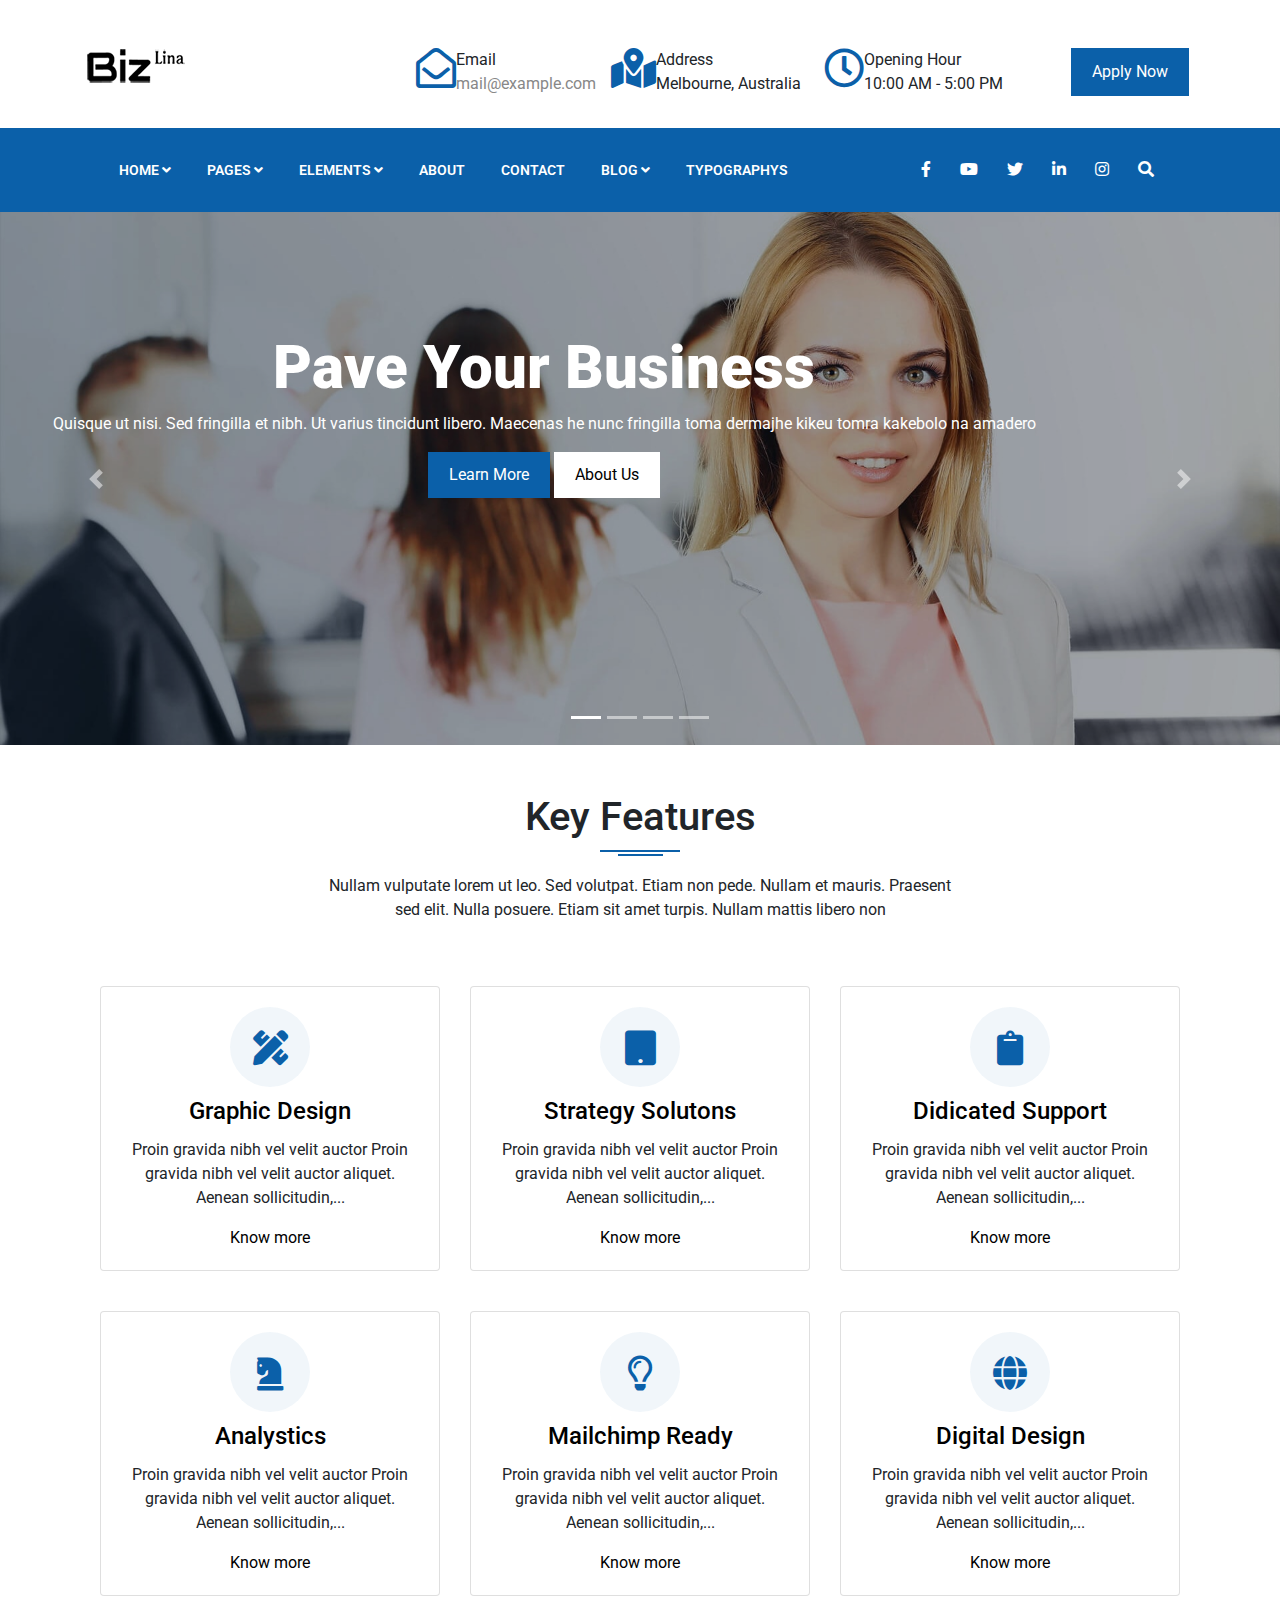
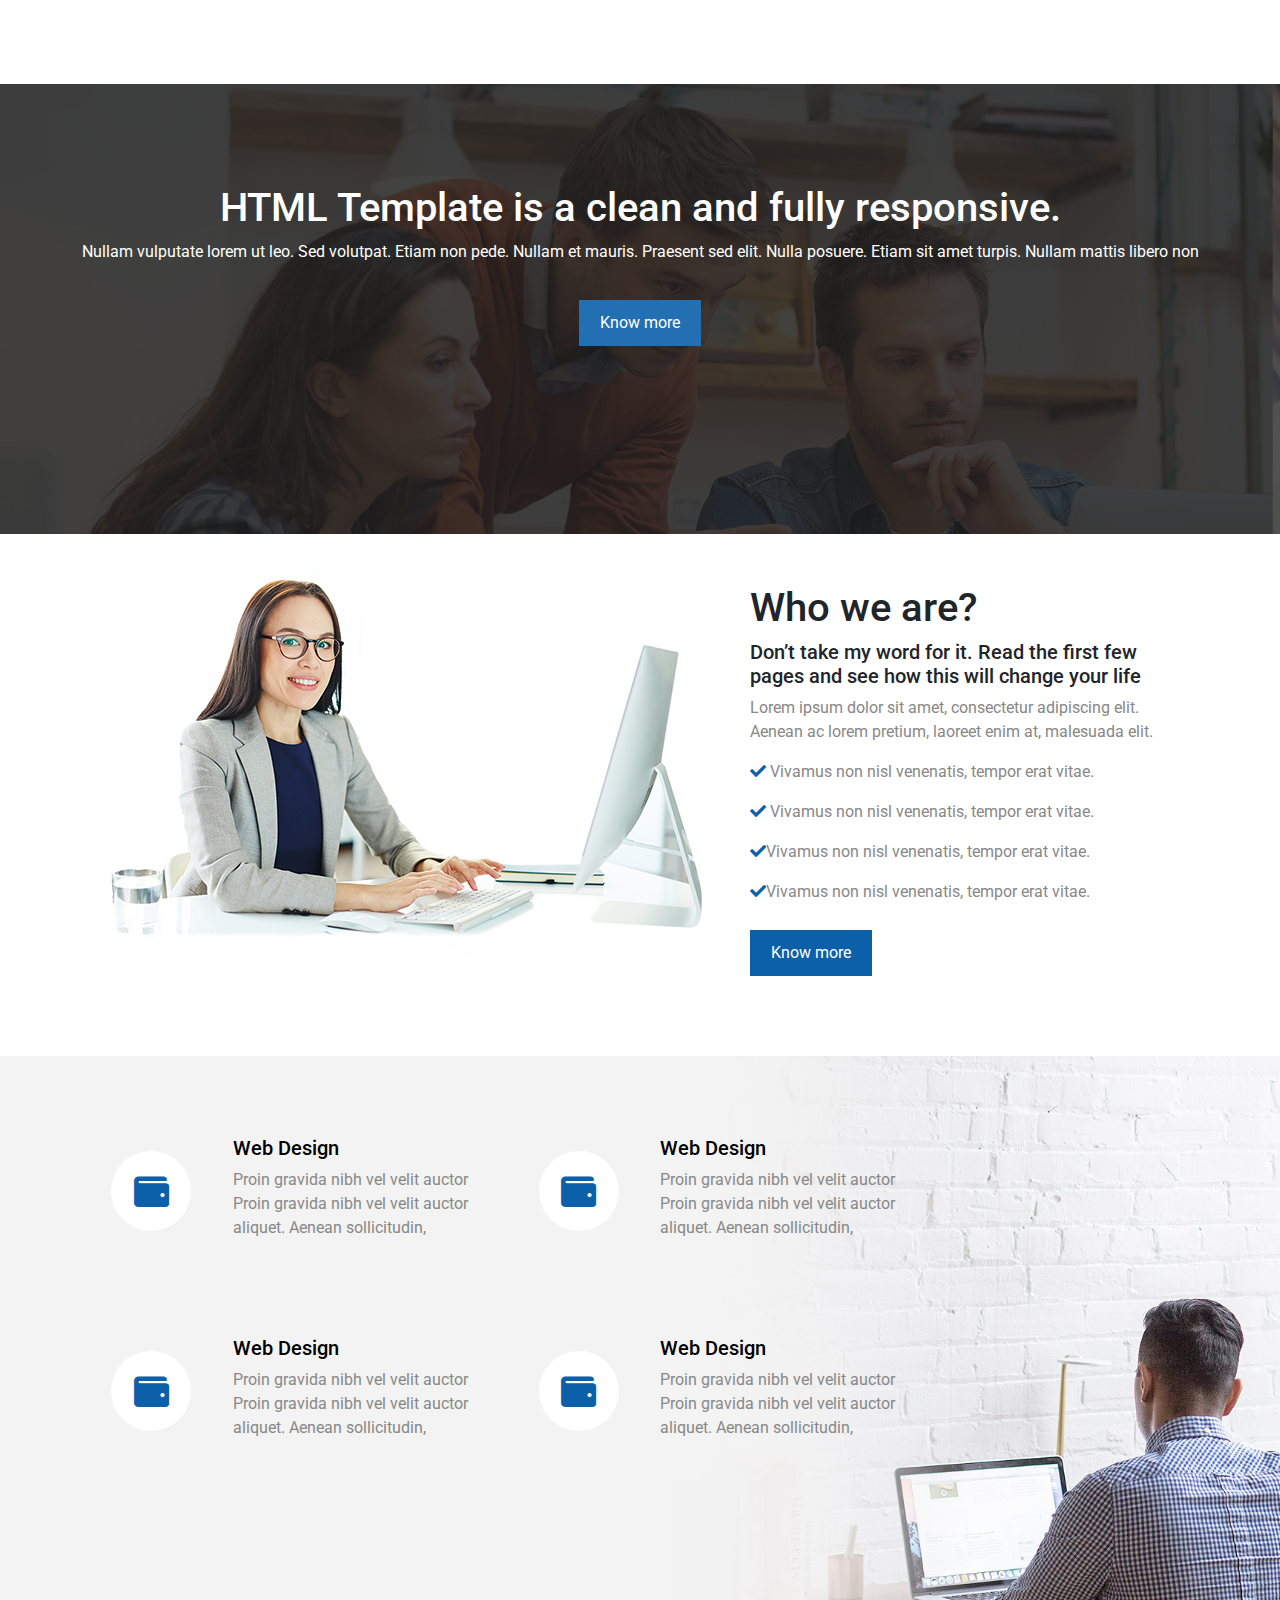
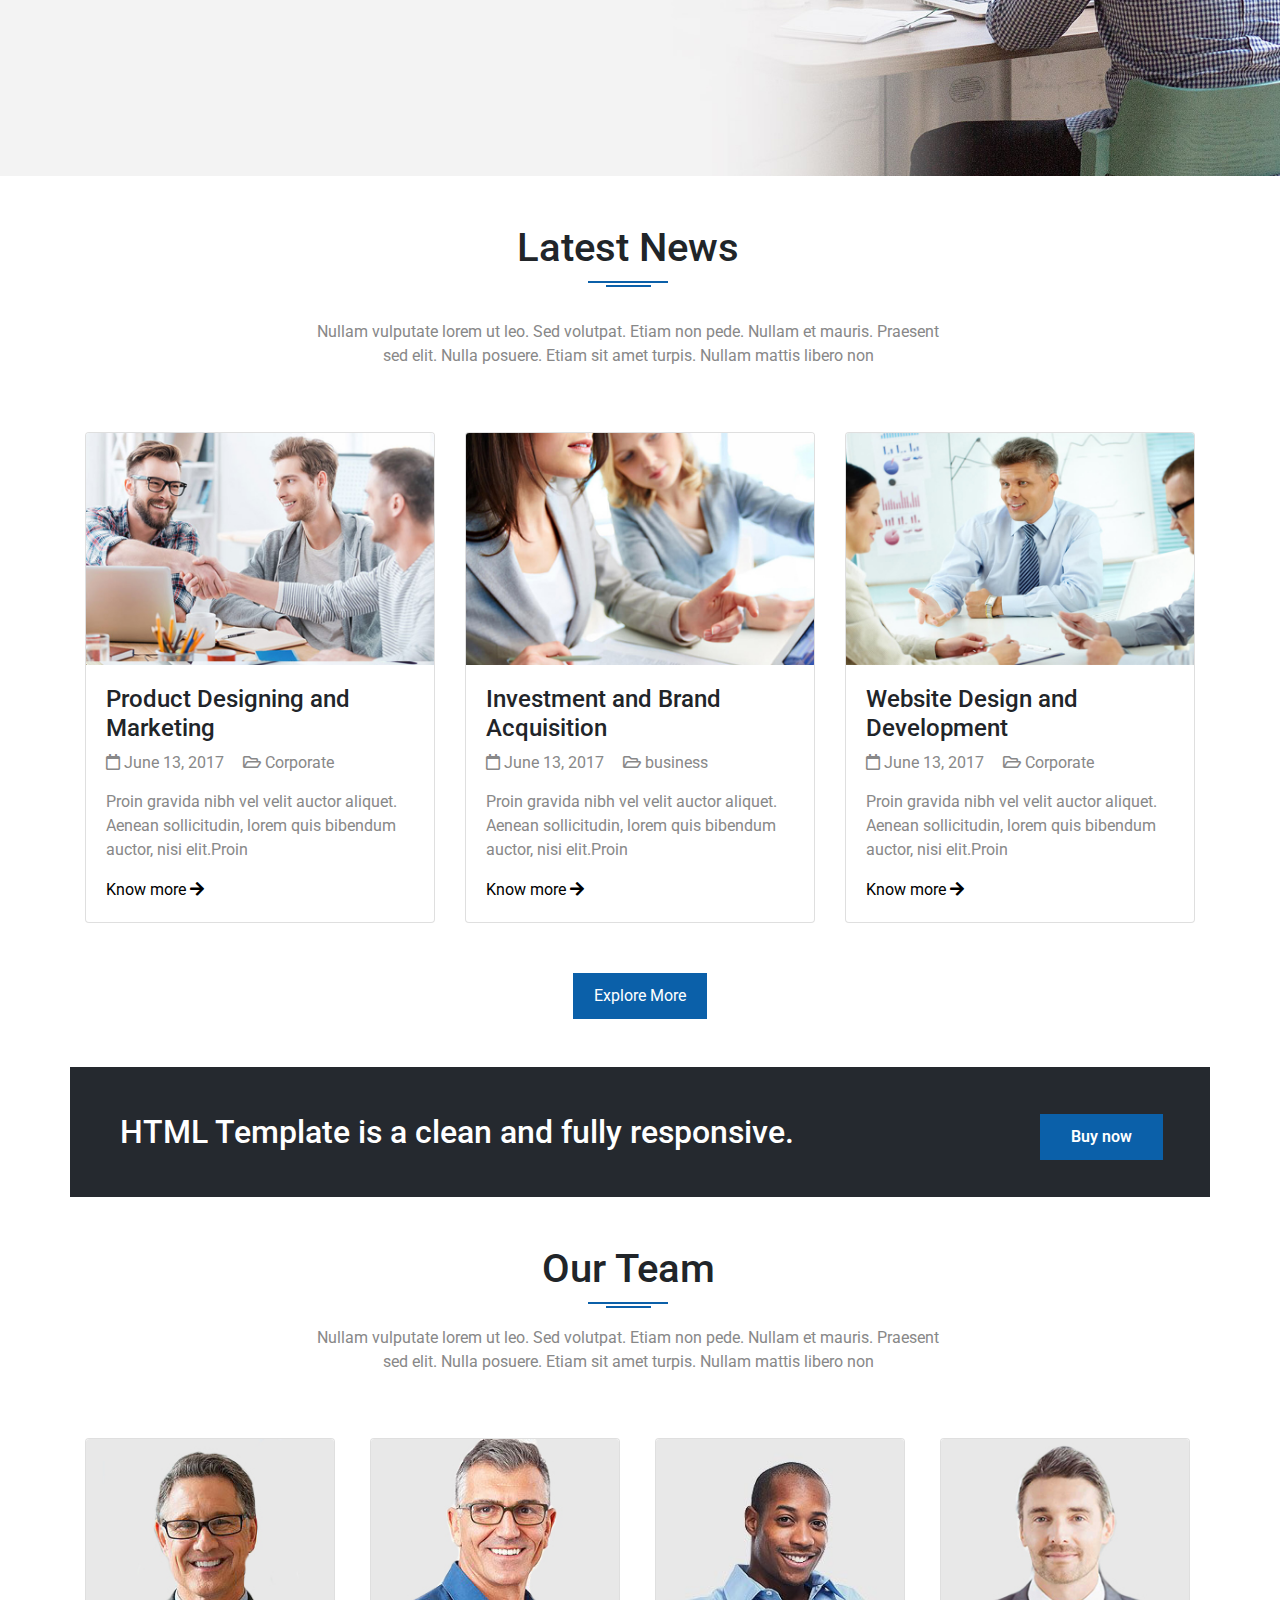
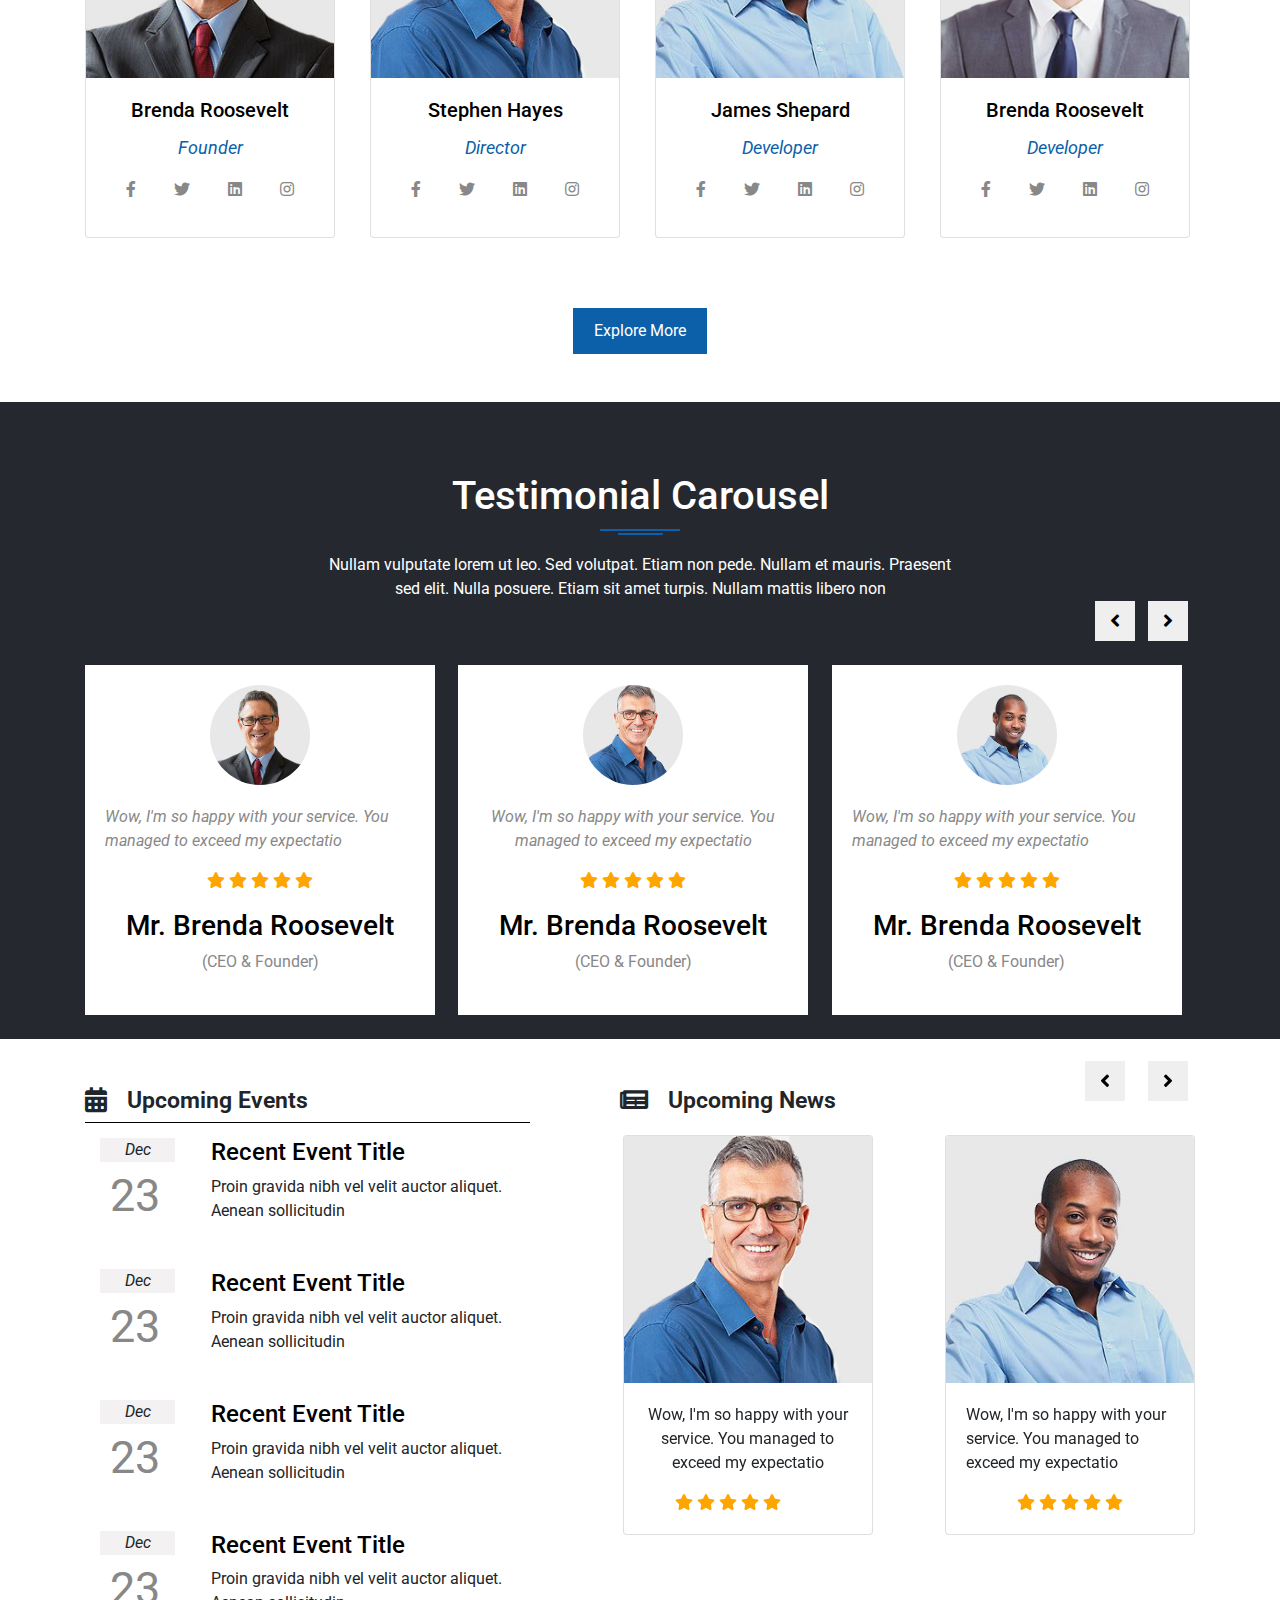
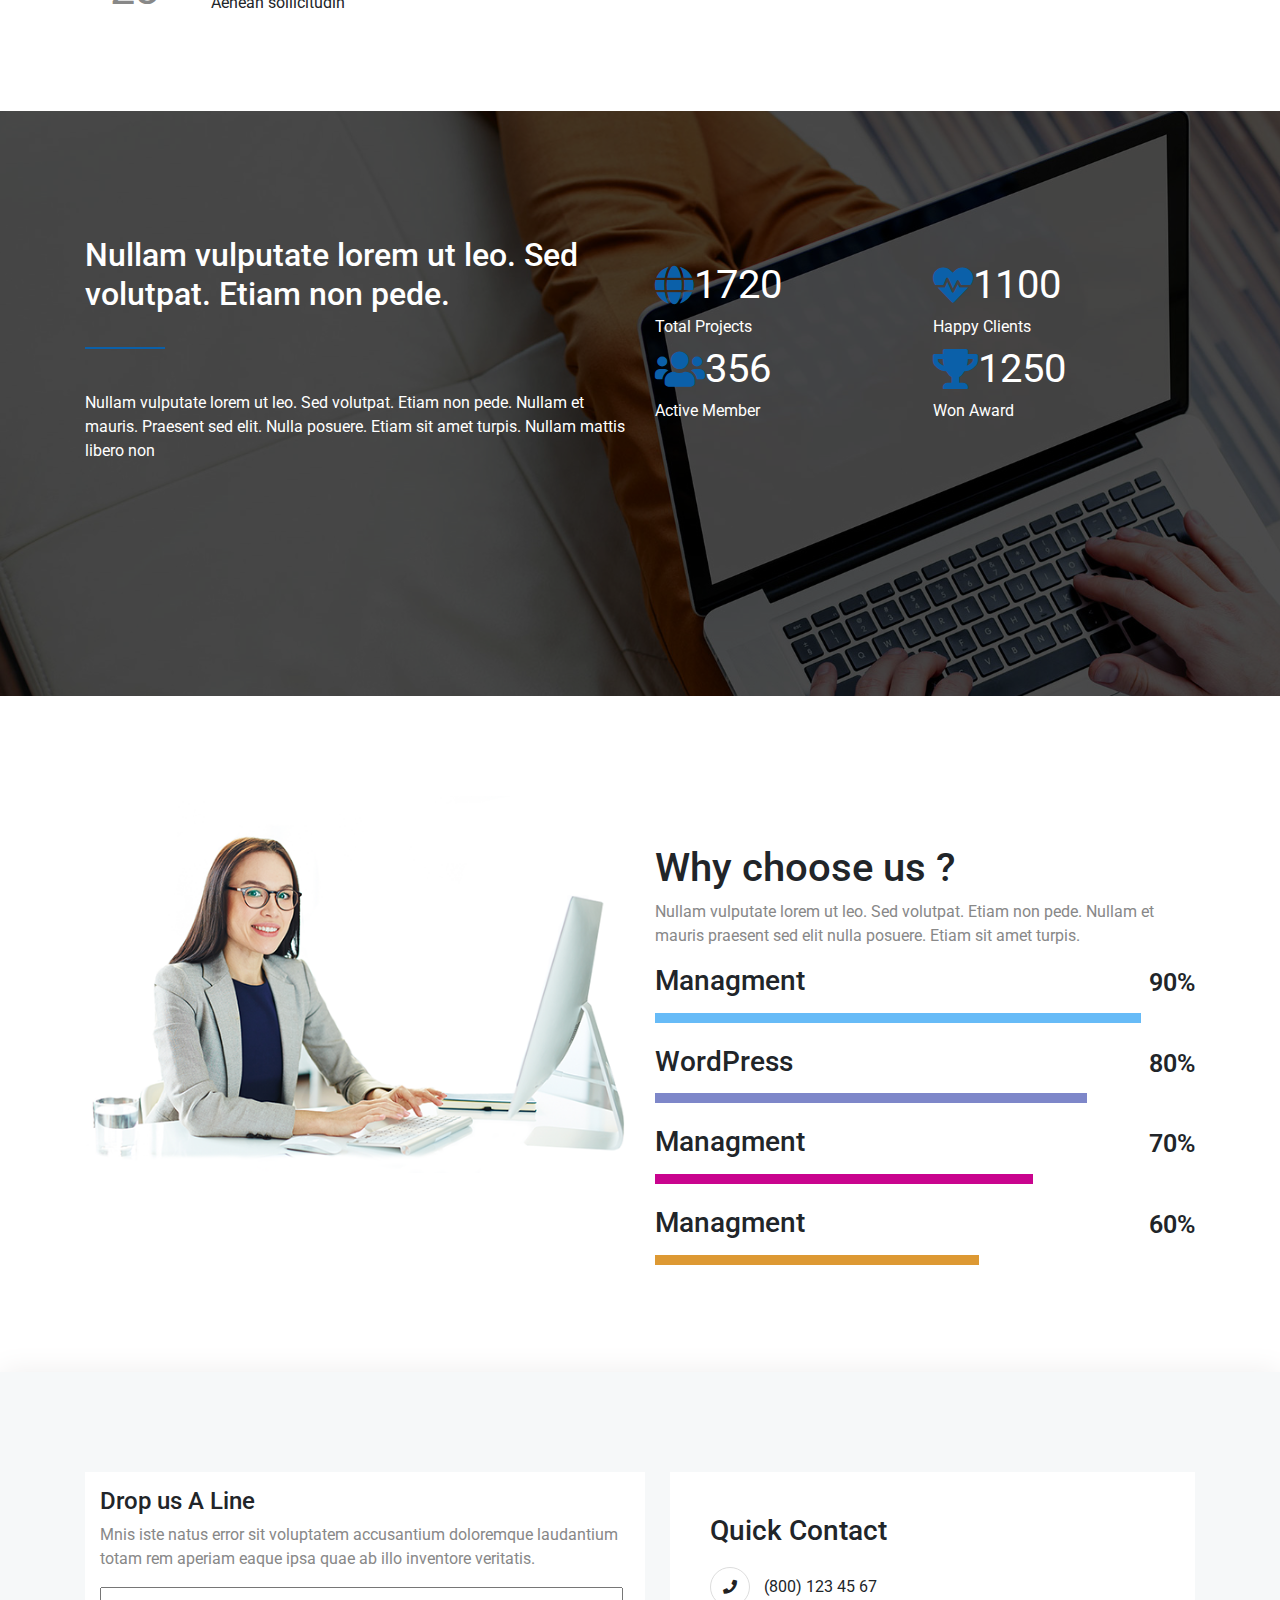
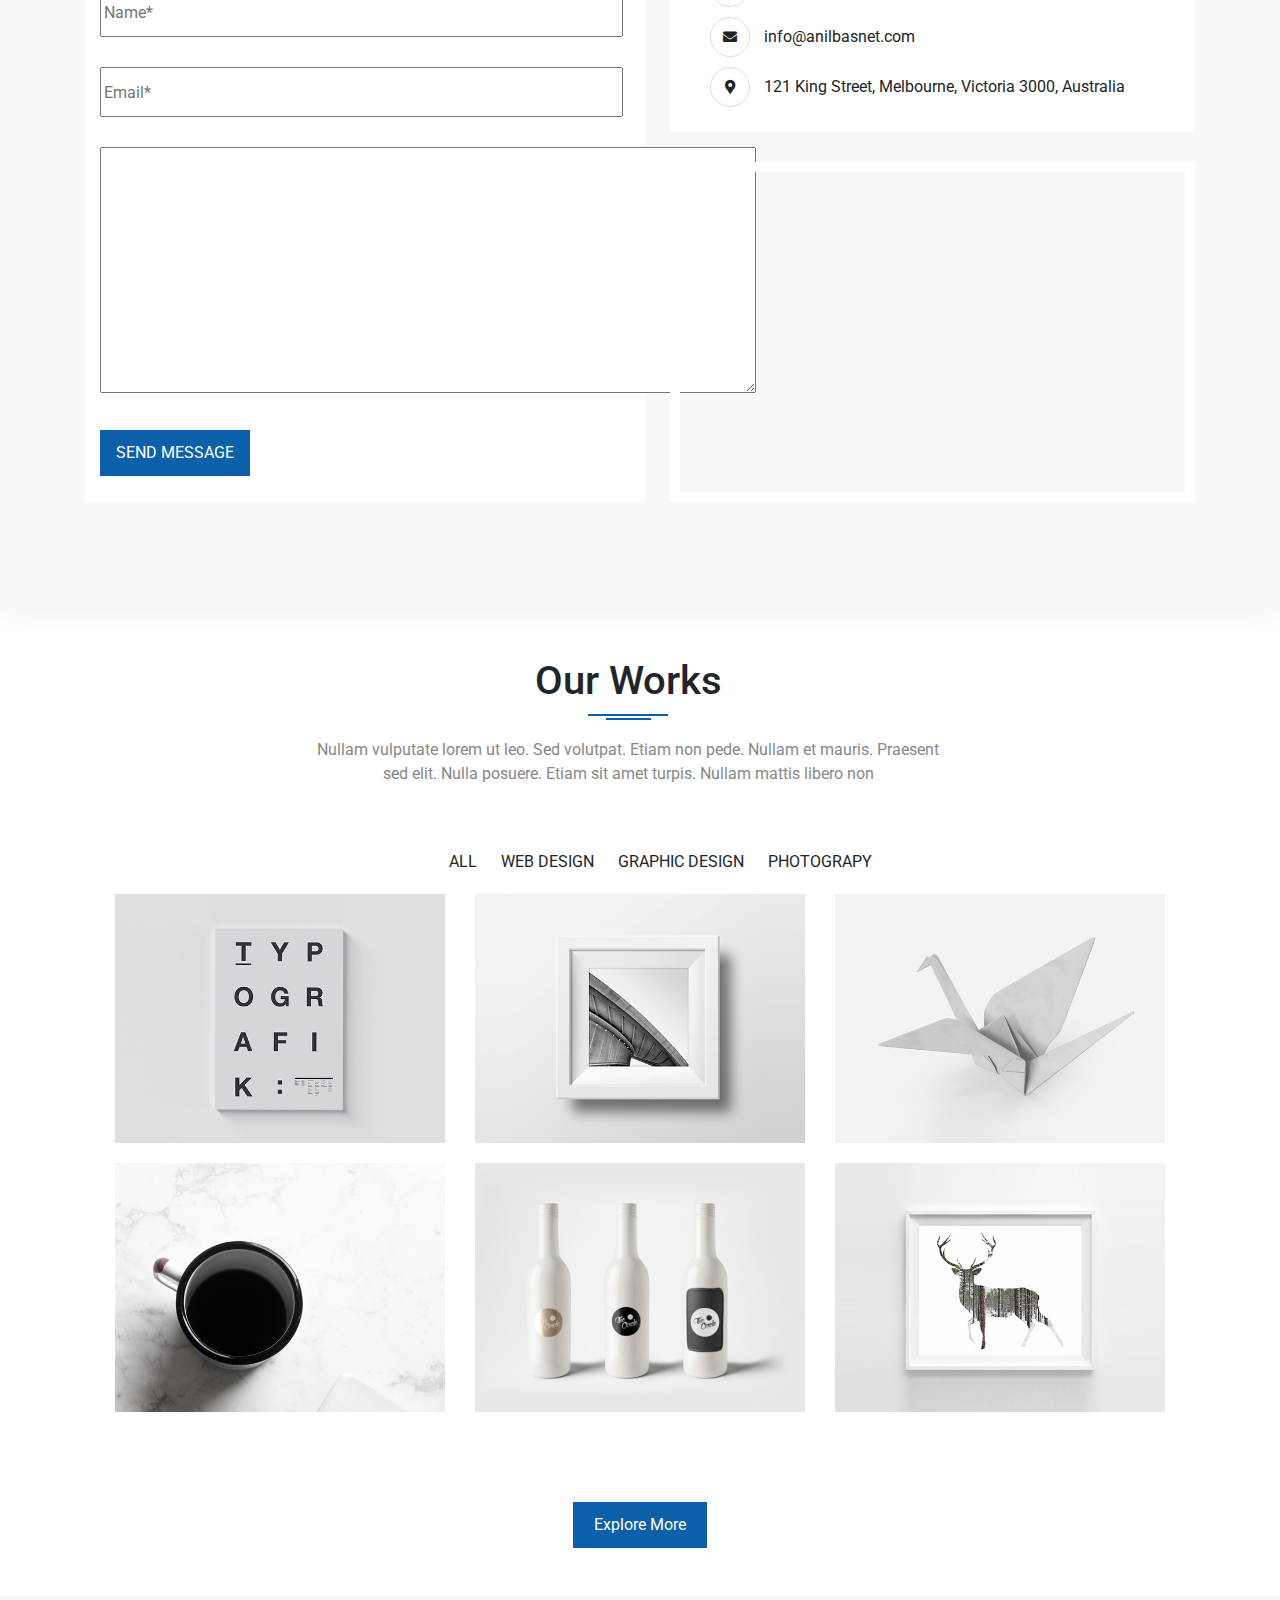
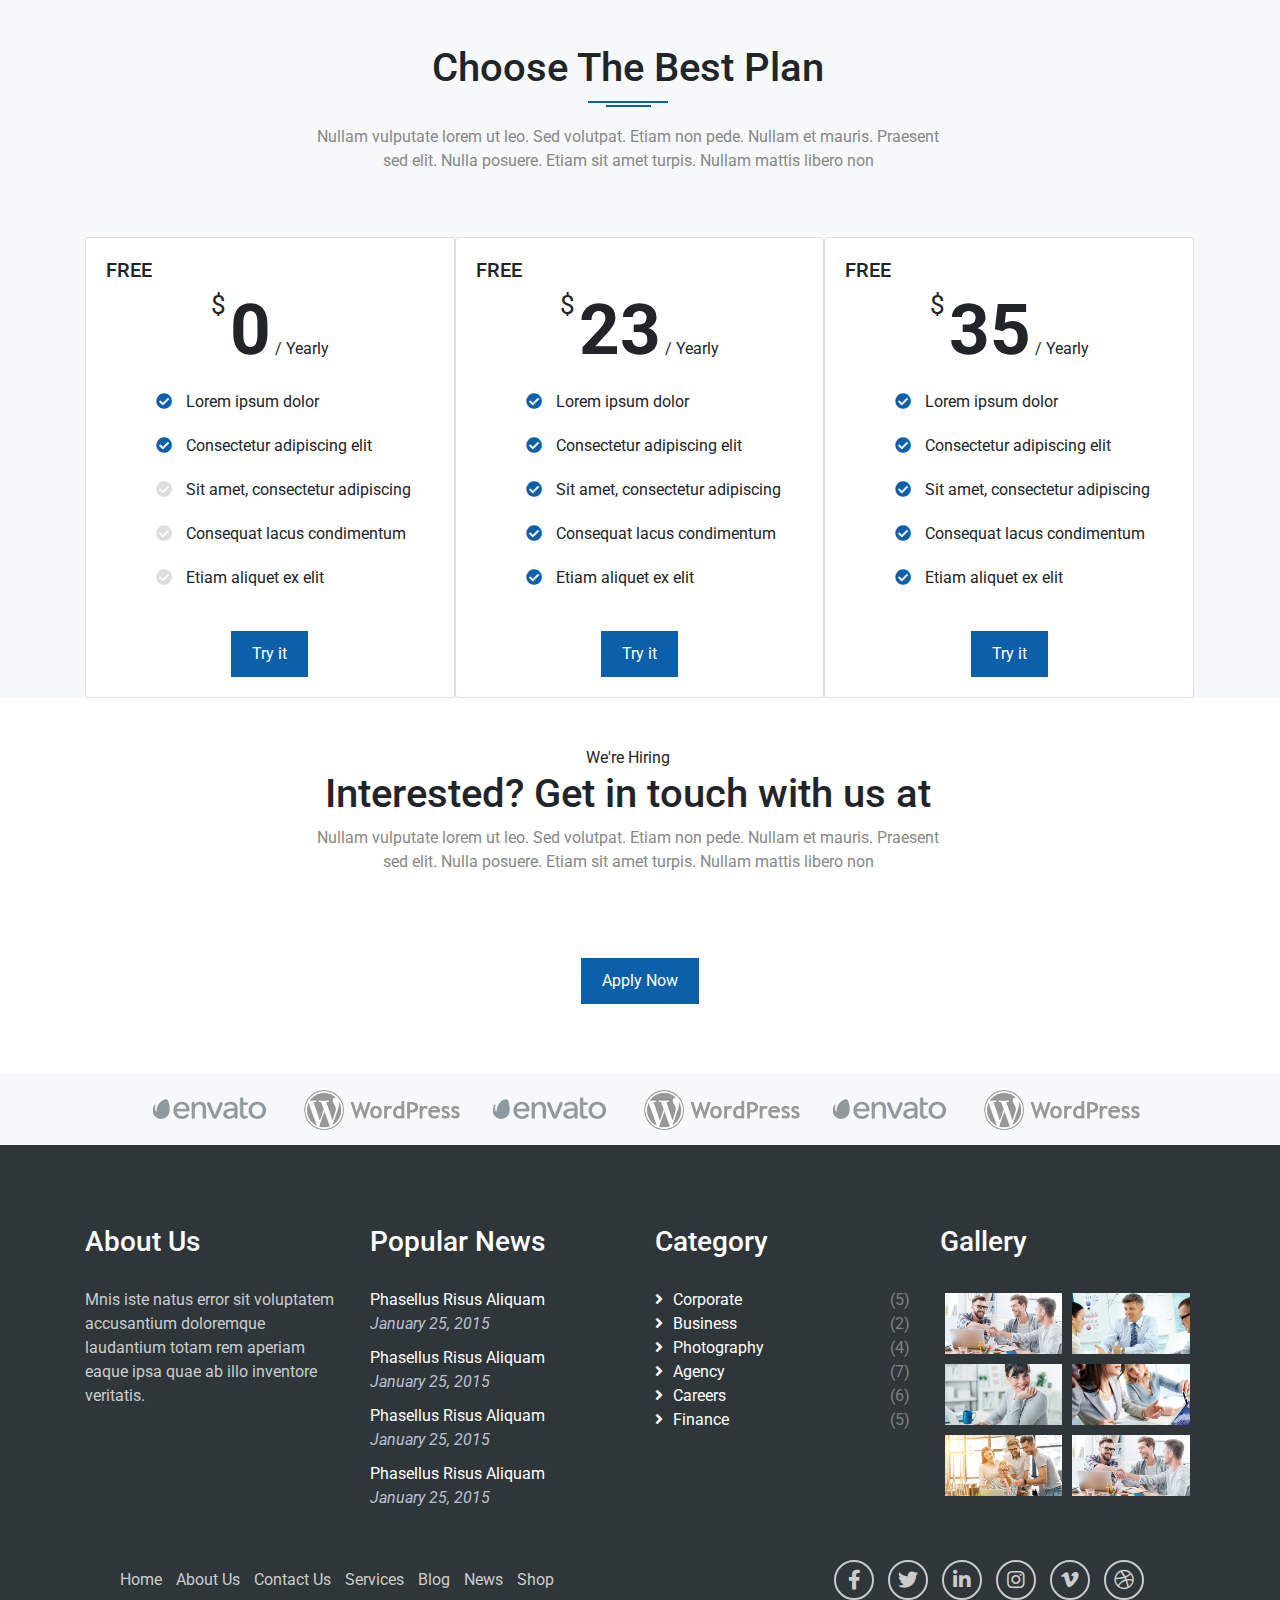
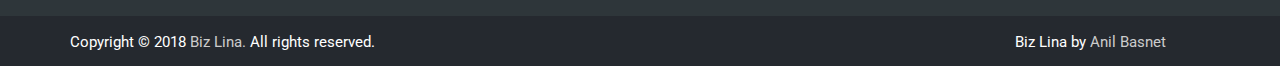
<file: Template/index.html>
<!DOCTYPE html>
<html lang="en">

<head>
    <meta charset="UTF-8">
    <meta name="viewport" content="width=device-width, initial-scale=1.0">
    <meta http-equiv="X-UA-Compatible" content="ie=edge">
    <title>Document</title>
    <link href="https://fonts.googleapis.com/css?family=Roboto" rel="stylesheet">
    <link rel="stylesheet" href="https://use.fontawesome.com/releases/v5.3.1/css/all.css">
    <link rel="stylesheet" href="https://stackpath.bootstrapcdn.com/bootstrap/4.1.3/css/bootstrap.min.css">
    <link rel="stylesheet" href="scss/owl.carousel.min.css">
    <link rel="stylesheet" href="scss/test.css">
    <link rel="stylesheet" href="scss/style.css">

</head>

<body>
    <header class="info">
        <div class="container">
            <div class="row mt-5 mb-3">
                <div class="col-lg-3">
                    <a href="#"><img src="img/logo.png" alt=""></a>
                </div>
                <div class="col-lg-9">
                    <ul class="header-info d-flex justify-content-around">
                        <li class="header-email ">
                            <div class="header-email-logo">
                                <i class="far fa-envelope-open"></i>
                            </div>
                            <div class="header-email-info">
                                <span>Email</span>
                                <a href="mailto:mail@example.com">mail@example.com</a>
                            </div>
                        </li>
                        <li class="header-map">
                            <div class="header-map-logo">
                                <i class="fas fa-map-marked-alt"></i>
                            </div>
                            <div class="header-map-info">
                                <span>Address</span>
                                <span class="left">Melbourne, Australia</span>
                            </div>
                        </li>
                        <li class="header-clock">
                            <div class="header-clock-logo">
                                <i class="far fa-clock"></i>
                            </div>
                            <div class="header-clock-info">
                                <span>Opening Hour</span>
                                <span class="left">10:00 AM - 5:00 PM</span>
                            </div>
                        </li>
                        <a class="header-apply d-flex justify-content-around" href="#">Apply Now</a>
                    </ul>
                </div>
            </div>



            <!-- Navbar -->
        </div>

    </header>
    <section class="main-menu  d-flex align-items-center  bg">
        <div class="container">
            <nav class="navbar navbar-expand-lg navbar-light">
                <div class="collapse navbar-collapse" id="navbarSupportedContent">
                    <ul class="navbar-nav mr-auto">
                        <li class=" dropdown">
                            <a class="nav-link home" href="#">
                                HOME <i class="fas fa-angle-down"></i>
                            </a>
                            <div class="dropdown-menu" aria-labelledby="navbarDropdown">
                                <a class="dropdown-item" target="_blank" href="file:///C:/Users/Mamed/Desktop/Template/index.html">Home V1</a>
                                <div class="dropdown-divider"></div>
                                <a class="dropdown-item" href="#">Home V2</a>
                                <div class="dropdown-divider"></div>
                                <a class="dropdown-item" href="#">Home V3</a>
                                <div class="dropdown-divider"></div>
                                <a class="dropdown-item" href="#">Landing</a>
                            </div>
                        
                        <li class=" dropdown">
                            <a class="nav-link home" href="#">
                                PAGES <i class="fas fa-angle-down"></i>
                            </a>
                            <div class="dropdown-menu" aria-labelledby="navbarDropdown">
                                    <a class="dropdown-item" target="_blank" href="file:///C:/Users/Mamed/Desktop/Template/services.html">Service</a>
                                    <div class="dropdown-divider"></div>
                                    <a class="dropdown-item" target="_blank" href="file:///C:/Users/Mamed/Desktop/Template/portfolio.html">Portfolio</a>
                                    <div class="dropdown-divider"></div>
                                    <a class="dropdown-item" target="_blank" href="#">404 Error</a>
                                    <div class="dropdown-divider"></div>
                                    <a class="dropdown-item" target="_blank" href="file:///C:/Users/Mamed/Desktop/Template/single-portfolio.html">Single Portf</a>
                            </div>
                        <li class=" dropdown">
                            <a class="nav-link home" href="#">
                                ELEMENTS <i class="fas fa-angle-down"></i>
                            </a>
                            <div class="dropdown-menu" aria-labelledby="navbarDropdown">
                               <div class="element-ul   d-flex">
                                   <ul>
                                       <li><a class="dropdown-item" href="#">Home V1</a>
                                        <div class="dropdown-divider"></div></li>
                                       <li><a class="dropdown-item" href="#">Home V2</a>
                                        <div class="dropdown-divider"></div></li>
                                       <li> <a class="dropdown-item" href="#">Home V3</a>
                                        <div class="dropdown-divider"></div></li>
                                       <li><a class="dropdown-item" href="#">Landing</a></li>
                                   </ul>
                                   <ul>
                                        <li><a class="dropdown-item" target="_blank" href="file:///C:/Users/Mamed/Desktop/Template/services.html">Service</a>
                                            <div class="dropdown-divider"></div></li>
                                        <li><a class="dropdown-item" target="_blank" href="file:///C:/Users/Mamed/Desktop/Template/portfolio.html">Portfolio</a>
                                            <div class="dropdown-divider"></div></li>
                                        <li> <a class="dropdown-item" href="#">404 Error</a>
                                            <div class="dropdown-divider"></div></li>
                                        <li><a class="dropdown-item" target="_blank" href="file:///C:/Users/Mamed/Desktop/Template/single-portfolio.html">Single Portf</a></li>
                                    </ul>
                                    <ul>
                                            <li><a class="dropdown-item" href="#">Teams</a>
                                                <div class="dropdown-divider"></div></li>
                                            <li><a class="dropdown-item" href="#">Latest Post</a>
                                                <div class="dropdown-divider"></div></li>
                                            <li><a class="dropdown-item" href="#">Images</a>
                                                <div class="dropdown-divider"></div></li>
                                            <li><a class="dropdown-item" href="#">Etline Icon</a>
                                                </li>
                                        </ul>
                                        <ul>
                                                <li><a class="dropdown-item" href="#">Column Grid</a>
                                                    <div class="dropdown-divider"></div></li>
                                                <li><a class="dropdown-item" href="#">Social Links</a>
                                                    <div class="dropdown-divider"></div></li>
                                                <li><a class="dropdown-item" href="#">Button</a>
                                                    <div class="dropdown-divider"></div></li>
                                                <li><a class="dropdown-item" href="#">Inner Header</a>
                                                    </li>
                                            </ul>
                               </div>
                            </div>
                        <li class=" dropdown">
                            <a class="nav-link home" href="#">
                                ABOUT
                            </a>
                            
                        </li>
                        <li class=" dropdown">
                                <a class="nav-link home" href="#">
                                    CONTACT
                                </a>
                                
                            </li>
                            <li class=" dropdown">
                                    <a class="nav-link home" href="#">
                                        BLOG <i class="fas fa-angle-down"></i>
                                    </a>
                                    <div class="dropdown-menu" aria-labelledby="navbarDropdown">
                                            <a class="dropdown-item" href="#">Blog Grid</a>
                                            <div class="dropdown-divider"></div>
                                            <a class="dropdown-item" href="#">Blog Grid</a>
                                            <div class="dropdown-divider"></div>
                                            <a class="dropdown-item" href="#">Left Sidebar</a>
                                            <div class="dropdown-divider"></div>
                                            <a class="dropdown-item" href="#">Right Sidebar</a>
                                            <div class="dropdown-divider"></div>
                                            <a class="dropdown-item" href="#">Three Column</a>
                                            <div class="dropdown-divider"></div>
                                            <a class="dropdown-item" href="#">Single Blog</a>
                                    </div>
                                </li>
                                <li class=" dropdown">
                                        <a class="nav-link home" href="#">
                                                TYPOGRAPHYS
                                        </a>
                                       
                                    </li>
                        

                    </ul>

                    <div class="social-blank mb-0 pb-0">
                            <ul id="social">
                                    <li> <a href=""><i class="fab fa-facebook-f"></i></a> </li>
                                    <li> <a href=""> <i class="fab fa-youtube"></i></a></li>
                                    <li> <a href=""><i class="fab fa-twitter"></i></a> </li>
                                    <li> <a href=""><i class="fab fa-linkedin-in"></i></a> </li>
                                    <li> <a href=""><i class="fab fa-instagram"></i></a> </li>
                                    <li> <a href=""><i class="fas fa-search"></i></a> </li>
                                </ul>
                    </div>
                    

                </div>
            </nav>
        </div>
    </section>

   
    <main>
        <div id="carouselExampleIndicators" class="carousel slide" data-interval="3000" data-ride="carousel">
            <ol class="carousel-indicators">
                <li data-target="#carouselExampleIndicators" data-slide-to="0" class="active"></li>
                <li data-target="#carouselExampleIndicators" data-slide-to="1"></li>
                <li data-target="#carouselExampleIndicators" data-slide-to="2"></li>
                <li data-target="#carouselExampleIndicators" data-slide-to="3"></li>
            </ol>
            <div class="carousel-inner">
                <div class="carousel-item active">
                    <img class="d-block w-100" src="img/slider-1.jpg" class="image" alt="First slide">
                    <div id="caption-1" class="carousel-caption d-none d-md-block">
                        <h2 class="mr-auto"> <strong>Pave Your Business</strong> </h2>
                        <p class="text-center">Quisque ut nisi. Sed fringilla et nibh. Ut varius tincidunt libero.
                            Maecenas he nunc fringilla toma
                            dermajhe kikeu tomra kakebolo na amadero </p>
                        <button class="b-1">Learn More</button>
                        <button class="b-2">About Us</button>
                    </div>
                </div>
                <div class="carousel-item">
                    <img class="d-block w-100" src="img/slider-2.jpg" class="image" alt="Second slide">
                    <div id="caption-2" class="carousel-caption d-none d-md-block">
                        <h2> <strong>We are creative agency</strong> </h2>
                        <p>Quisque ut nisi. Sed fringilla et nibh. Ut varius tincidunt libero. Maecenas he nunc
                            fringilla toma
                            dermajhe kikeu tomra kakebolo na amadero </p>
                        <div class="col-md-12 buttons">
                            <button class="b-1">Learn More</button>
                            <button class="b-2">About Us</button>
                        </div>
                    </div>
                </div>
                <div class="carousel-item">
                    <img class="d-block w-100" src="img/slider-3.jpg" alt="Third slide">
                    <div id="caption-3" class="carousel-caption d-none d-md-block">
                        <h2> <strong>Grow Your Business</strong> </h2>
                        <p>Quisque ut nisi. Sed fringilla et nibh. Ut varius tincidunt libero. Maecenas he nunc
                            fringilla toma
                            dermajhe kikeu tomra kakebolo na amadero </p>
                        <div class="col-md-12 buttons">
                            <button class="b-1">Learn More</button>
                            <button class="b-2">About Us</button>
                        </div>
                    </div>
                </div>
                <div  class="carousel-item">
                    <img class="d-block w-100" src="img/slider-4.jpg" alt="Third slide">
                    <div id="caption-4" class="carousel-caption d-none d-md-block">
                        <h2> <strong>Grow Your Business</strong> </h2>
                        <p>Quisque ut nisi. Sed fringilla et nibh. Ut varius tincidunt libero. Maecenas he nunc
                            fringilla toma
                            dermajhe kikeu tomra kakebolo na amadero </p>
                        <div class="col-md-12 buttons">
                            <button class="b-1">Learn More</button>
                            <button class="b-2">About Us</button>
                        </div>
                    </div>
                </div>
            </div>
            <a class="carousel-control-prev" href="#carouselExampleIndicators" role="button" data-slide="prev">
                <span class="carousel-control-prev-icon" aria-hidden="true"></span>
                <span class="sr-only">Previous</span>
            </a>
            <a class="carousel-control-next" href="#carouselExampleIndicators" role="button" data-slide="next">
                <span class="carousel-control-next-icon" aria-hidden="true"></span>
                <span class="sr-only">Next</span>
            </a>
        </div>

        <!-- Key Features -->
        <section class="key-features mt-5 mb-5">
            <div class="container">
                <div class="row justify-content-center mb-5 ">
                    <div class="col-lg-7 text-center">
                        <h1>Key Features</h1>
                        <span class="before"></span>
                        <p>Nullam vulputate lorem ut leo. Sed volutpat. Etiam non pede. Nullam et mauris. Praesent sed
                            elit.
                            Nulla posuere. Etiam sit amet turpis. Nullam mattis libero non</p>
                    </div>
                </div>
                <div class="key-features-up d-flex justify-content-between">
                    <div class="col-lg-4">
                        <div class="card ">
                            <div class="card-body">
                                <i class="fas fa-pencil-ruler"></i>
                                <h4> <a href="#" class="card-title">Graphic Design</a> </h4>
                                <p class="card-text text-center">Proin gravida nibh vel velit auctor Proin gravida nibh
                                    vel velit
                                    auctor aliquet. Aenean sollicitudin,...</p>
                                <a href="#" class="card-link">Know more</a>
                            </div>
                        </div>
                    </div>
                    <div class="col-lg-4">
                        <div class="card">
                            <div class="card-body">
                                <i class="fas fa-tablet"></i>
                                <h4> <a href="#" class="card-title">Strategy Solutons</a> </h4>
                                <p class="card-text text-center">Proin gravida nibh vel velit auctor Proin gravida nibh
                                    vel velit
                                    auctor aliquet. Aenean sollicitudin,...</p>
                                <a href="#" class="card-link">Know more</a>
                            </div>
                        </div>
                    </div>
                    <div class="col-lg-4">
                        <div class="card">
                            <div class="card-body">
                                <i class="fas fa-clipboard"></i>
                                <h4> <a href="#" class="card-title">Didicated Support</a> </h4>
                                <p class="card-text text-center">Proin gravida nibh vel velit auctor Proin gravida nibh
                                    vel velit
                                    auctor aliquet. Aenean sollicitudin,...</p>
                                <a href="#" class="card-link">Know more</a>
                            </div>
                        </div>
                    </div>
                </div>

                <div class="key-features-down d-flex justify-content-between">
                    <div class="col-lg-4">
                        <div class="card">
                            <div class="card-body">
                                <i class="fas fa-chess-knight"></i>
                                <h4> <a href="#" class="card-title">Analystics</a></h4>
                                <p class="card-text text-center">Proin gravida nibh vel velit auctor Proin gravida nibh
                                    vel velit
                                    auctor aliquet. Aenean sollicitudin,...</p>
                                <a href="#" class="card-link">Know more</a>
                            </div>
                        </div>
                    </div>
                    <div class="col-lg-4">
                        <div class="card">
                            <div class="card-body">
                                <i class="far fa-lightbulb"></i>
                                <h4><a href="#" class="card-title">Mailchimp Ready</a></h4>
                                <p class="card-text text-center">Proin gravida nibh vel velit auctor Proin gravida nibh
                                    vel velit
                                    auctor aliquet. Aenean sollicitudin,...</p>
                                <a href="#" class="card-link">Know more</a>
                            </div>
                        </div>
                    </div>
                    <div class="col-lg-4">
                        <div class="card">
                            <div class="card-body">
                                <i class="fas fa-globe"></i>
                                <h4> <a href="#" class="card-title">Digital Design</a> </h4>
                                <p class="card-text text-center">Proin gravida nibh vel velit auctor Proin gravida nibh
                                    vel velit
                                    auctor aliquet. Aenean sollicitudin,...</p>
                                <a href="#" class="card-link">Know more</a>
                            </div>
                        </div>
                    </div>
                </div>

            </div>
        </section>

        <!-- Fully responsive -->
        <section class="fully-responsive mt-4">
            <div class="container">
                <div class="row content justify-content-center">
                    <h1>HTML Template is a clean and fully responsive.</h1>
                    <p>Nullam vulputate lorem ut leo. Sed volutpat. Etiam non pede. Nullam et mauris. Praesent sed
                        elit. Nulla posuere. Etiam sit amet turpis. Nullam mattis libero non</p>
                        <a href="#">Know more</a>
                </div>
               
            </div>
        </section>

        <!-- Who we are? -->
        <section class="who-we-are">
            <div class="container">
                <div class="row">

                    <div class="col-lg-7 d-flex justify-content-around">
                        <div class="who-logo"><img src="img/who-we-are.png" alt=""></div>
                    </div>
                    <div class="col-lg-5 ">
                        <div class="who-content">
                            <h1>Who we are?</h1>
                            <h5>Don’t take my word for it. Read the first few pages and see how this will change your
                                life</h5>
                            <p>Lorem ipsum dolor sit amet, consectetur adipiscing elit. Aenean ac lorem pretium,
                                laoreet enim at, malesuada elit.</p>
                            <p>
                                <i class="fas fa-check"></i> Vivamus non nisl venenatis, tempor erat
                                vitae.
                            </p>
                            <p>
                                <i class="fas fa-check"></i> Vivamus non nisl venenatis, tempor erat
                                vitae.
                            </p>
                            <p>
                                <i class="fas fa-check"></i>Vivamus non nisl venenatis, tempor erat vitae.

                            </p>
                            <p>
                                <i class="fas fa-check"></i>Vivamus non nisl venenatis, tempor erat vitae.

                            </p>

                            <a href="#">Know more</a>
                        </div>
                    </div>


                </div>

            </div>
        </section>

        <!-- Services -->
        <section class="services">
            <div class="container">
                <div class="row">
                    <div class="col-lg-9     align-items-center">
                        <div class="row">
                            <div class="col-lg-6 d-flex justify-content-around">
                                <div class="col-lg-4 d-flex align-items-center"><i class="fas fa-wallet"></i></div>
                                <div class="col-lg-8">
                                    <h5><a href="#">Web Design</a></h5>
                                    <p>Proin gravida nibh vel velit auctor Proin gravida nibh vel velit auctor aliquet.
                                        Aenean sollicitudin,</p>
                                </div>
                            </div>
                            <div class="col-lg-6 d-flex justify-content-around">
                                <div class="col-lg-4 d-flex align-items-center"><i class="fas fa-wallet"></i></div>
                                <div class="col-lg-8">
                                    <h5><a href="#">Web Design</a></h5>
                                    <p>Proin gravida nibh vel velit auctor Proin gravida nibh vel velit auctor aliquet.
                                        Aenean sollicitudin,</p>
                                </div>
                            </div>
                        </div>
                        <div class="row">
                            <div class="col-lg-6 d-flex justify-content-around">
                                <div class="col-lg-4 d-flex align-items-center">
                                    <i class="fas fa-wallet"></i></div>
                                <div class="col-lg-8">
                                    <h5><a href="#">Web Design</a></h5>
                                    <p>Proin gravida nibh vel velit auctor Proin gravida nibh vel velit auctor aliquet.
                                        Aenean sollicitudin,</p>
                                </div>
                            </div>
                            <div class="col-lg-6 d-flex justify-content-around">
                                <div class="col-lg-4 d-flex align-items-center">
                                    <i class="fas fa-wallet"></i></div>
                                <div class="col-lg-8">
                                    <h5><a href="#">Web Design</a></h5>
                                    <p>Proin gravida nibh vel velit auctor Proin gravida nibh vel velit auctor aliquet.
                                        Aenean sollicitudin,</p>
                                </div>
                            </div>
                        </div>
                    </div>
                </div>
            </div>
        </section>

        <!-- Latest News -->
        <section class="latest-news mt-5">
            <div class="container">
                <div class="row">
                    <div class="row justify-content-center mb-5 ">
                        <div class="col-lg-7 text-center">
                            <h1>Latest News</h1>
                            <span class="before"></span>
                            <p class="text-gray">Nullam vulputate lorem ut leo. Sed volutpat. Etiam non pede. Nullam et
                                mauris. Praesent sed
                                elit.
                                Nulla posuere. Etiam sit amet turpis. Nullam mattis libero non</p>
                        </div>
                    </div>
                </div>
                <div class="row">
                    <div class="col-lg-4">
                        <div class="card">
                            <div class="card-image">
                                <a href="#">
                                    <img class="card-img-top" src="img/latest-post-1.jpg" alt="Card image cap">
                                </a>
                            </div>
                            <div class="card-body">
                                <h4>Product Designing and Marketing</h4>
                                <i class="far fa-calendar text-gray"></i>
                                <span class="text-gray">June 13, 2017</span>
                                <i class="far fa-folder-open text-gray left"></i>
                                <span class="text-gray ">Corporate</span>
                                <p class="card-text text-gray">Proin gravida nibh vel velit auctor aliquet. Aenean
                                    sollicitudin, lorem quis bibendum auctor, nisi elit.Proin</p>
                                <a href="#" class="more">Know more <i class="fas fa-arrow-right right-icon"></i><i
                                        class="fas fa-check check"></i></a>
                            </div>
                        </div>
                    </div>

                    <div class="col-lg-4">
                        <div class="card">
                            <div class="card-image">
                                <a href="#">
                                    <img class="card-img-top" src="img/latest-post-2.jpg" alt="Card image cap">
                                </a>
                            </div>
                            <div class="card-body">
                                <h4>Investment and Brand Acquisition</h4>
                                <i class="far fa-calendar text-gray"></i>
                                <span class="text-gray">June 13, 2017</span>
                                <i class="far fa-folder-open text-gray left"></i>
                                <span class="text-gray ">business</span>
                                <p class="card-text text-gray">Proin gravida nibh vel velit auctor aliquet. Aenean
                                    sollicitudin, lorem quis bibendum auctor, nisi elit.Proin</p>
                                <a href="#" class="more">Know more <i class="fas fa-arrow-right"></i><i
                                        class="fas fa-check check"></i></a>
                            </div>
                        </div>
                    </div>

                    <div class="col-lg-4">
                        <div class="card">
                            <div class="card-image">
                                <a href="#">
                                    <img class="card-img-top" src="img/latest-post-3.jpg" alt="Card image cap">
                                </a>
                            </div>
                            <div class="card-body">
                                <h4>Website Design and Development</h4>
                                <i class="far fa-calendar text-gray"></i>
                                <span class="text-gray">June 13, 2017</span>
                                <i class="far fa-folder-open text-gray left"></i>
                                <span class="text-gray ">Corporate</span>
                                <p class="card-text text-gray">Proin gravida nibh vel velit auctor aliquet. Aenean
                                    sollicitudin, lorem quis bibendum auctor, nisi elit.Proin</p>
                                <a href="#" class="more">Know more <i class="fas fa-arrow-right"></i><i
                                    class="fas fa-check check"></i></a>
                            </div>
                        </div>
                    </div>
                </div>
                <div class="row ">
                    <div class="col-md-4 offset-md-4 ">
                        <div class="text-center">
                            <a href="#" class="explore ">Explore More</a>

                        </div>

                    </div>
                </div>
            </div>
        </section>

        <!-- Fully responsive 2 -->
        <section class="fully-responsive2  mt-5">
            <div class="container">
                <div class="row justify-content-between">
                    <h2>HTML Template is a clean and fully responsive.</h2>
                    <div class="buy">
                        <a href="#">Buy now</a>
                    </div>
                </div>
            </div>
        </section>

        <!-- Our team -->
        <section class="our-team mt-5">
            <div class="container">
                <div class="row">
                    <div class="row justify-content-center mb-5 ">
                        <div class="col-lg-7 text-center">
                            <h1>Our Team</h1>
                            <span class="before"></span>
                            <p class="text-gray">Nullam vulputate lorem ut leo. Sed volutpat. Etiam non pede. Nullam et
                                mauris. Praesent sed
                                elit.
                                Nulla posuere. Etiam sit amet turpis. Nullam mattis libero non</p>
                        </div>
                    </div>
                </div>
                <div class="row">
                    <div class="col-lg-3 team">
                        <div class="card">
                            <div class="card-image">
                                <a href="#">
                                    <img class="card-img-top" src="img/team1.jpg" alt="Card image cap">
                                </a>
                            </div>

                            <div class="card-body">
                                <h5 class="card-title"><a href="#">Brenda Roosevelt</a></h5>
                                <span>Founder</span>
                                <i class="fab fa-facebook-f text-gray"></i>
                                <i class="fab fa-twitter text-gray"></i>
                                <i class="fab fa-linkedin text-gray"></i>
                                <i class="fab fa-instagram text-gray"></i>
                            </div>
                        </div>
                    </div>
                    <div class="col-lg-3">
                        <div class="card">
                            <div class="card-image">
                                <a href="#">
                                    <img class="card-img-top" src="img/team2.jpg" alt="Card image cap">
                                </a>
                            </div>
                            <div class="card-body">
                                <h5 class="card-title"><a href="#">Stephen Hayes</a></h5>
                                <span>Director</span>
                                <i class="fab fa-facebook-f text-gray"></i>
                                <i class="fab fa-twitter text-gray"></i>
                                <i class="fab fa-linkedin text-gray"></i>
                                <i class="fab fa-instagram text-gray"></i>
                            </div>
                        </div>
                    </div>

                    <div class="col-lg-3">
                        <div class="card">
                            <div class="card-image">
                                <a href="#">
                                    <img class="card-img-top" src="img/team3.jpg" alt="Card image cap">
                                </a>
                            </div>
                            <div class="card-body">
                                <h5 class="card-title"><a href="#">James Shepard</a></h5>
                                <span>Developer</span>
                                <i class="fab fa-facebook-f text-gray"></i>
                                <i class="fab fa-twitter text-gray"></i>
                                <i class="fab fa-linkedin text-gray"></i>
                                <i class="fab fa-instagram text-gray"></i>
                            </div>
                        </div>
                    </div>

                    <div class="col-lg-3">
                        <div class="card">
                            <div class="card-image">
                                <a href="#">
                                    <img class="card-img-top" src="img/team4.jpg" alt="Card image cap">
                                </a>
                            </div>
                            <div class="card-body">
                                <h5 class="card-title"><a href="#">Brenda Roosevelt</a></h5>
                                <span>Developer</span>
                                <i class="fab fa-facebook-f text-gray"></i>
                                <i class="fab fa-twitter text-gray"></i>
                                <i class="fab fa-linkedin text-gray"></i>
                                <i class="fab fa-instagram text-gray"></i>
                            </div>
                        </div>
                    </div>
                </div>
                <div class="row ">
                    <div class="col-md-4 offset-md-4 ">
                        <div class="text-center">
                            <a href="#" class="explore ">Explore More</a>
                        </div>
                    </div>
                </div>
            </div>
        </section>

        <!-- Testimonial Carousel -->
        <section class="testimonial-carusel mt-5">
            <div class="container">
                <div class="row title justify-content-center mb-5 ">
                    <div class="col-lg-7 text-center">
                        <h1>Testimonial Carousel</h1>
                        <span class="before"></span>
                        <p class="text-gray">Nullam vulputate lorem ut leo. Sed volutpat. Etiam non pede. Nullam et
                            mauris. Praesent sed elit. Nulla posuere. Etiam sit amet turpis. Nullam mattis libero
                            non</p>
                    </div>
                </div>
                <div class="row">
                    <div class="col-lg-12 col-xl-12">
                        <div class="owl-carousel owl-three">
                            <div class="item">
                                <div class="card">
                                    <img class="card-img-top" src="./img/team3 (1).jpg" alt="Card image cap">
                                    <div class="card-body">
                                        <p class="card-text">Wow, I'm so happy with your service. You managed to exceed
                                            my expectatio</p>
                                        <ul class="star">
                                            <li><i class="fas fa-star"></i></li>
                                            <li><i class="fas fa-star"></i></li>
                                            <li><i class="fas fa-star"></i></li>
                                            <li><i class="fas fa-star"></i></li>
                                            <li><i class="fas fa-star"></i></li>
                                        </ul>
                                        <h3>
                                            <a href="#">Mr. Brenda Roosevelt</a>
                                        </h3>
                                        <span>(CEO & Founder)</span>
                                    </div>
                                </div>
                            </div>

                            <div class="item">
                                <div class="card">
                                    <img class="card-img-top" src="./img/team2 (1).jpg" alt="Card image cap">
                                    <div class="card-body text-center">
                                        <p class="card-text">Wow, I'm so happy with your service. You managed to exceed
                                            my expectatio</p>
                                        <ul class="star">
                                            <li> <i class="fas fa-star"></i></li>
                                            <li> <i class="fas fa-star"></i></li>
                                            <li> <i class="fas fa-star"></i></li>
                                            <li> <i class="fas fa-star"></i></li>
                                            <li> <i class="fas fa-star"></i></li>
                                        </ul>
                                        <h3>
                                            <a href="#">Mr. Brenda Roosevelt</a>
                                        </h3>
                                        <span>(CEO & Founder)</span>
                                    </div>
                                </div>
                            </div>


                            <div class="item">
                                <div class="card">
                                    <img class="card-img-top" src="./img/team1 (1).jpg" alt="Card image cap">
                                    <div class="card-body">
                                        <p class="card-text">Wow, I'm so happy with your service. You managed to exceed
                                            my expectatio</p>
                                        <ul class="star">
                                            <li><i class="fas fa-star"></i></li>
                                            <li><i class="fas fa-star"></i></li>
                                            <li><i class="fas fa-star"></i></li>
                                            <li><i class="fas fa-star"></i></li>
                                            <li><i class="fas fa-star"></i></li>
                                        </ul>
                                        <h3>
                                            <a href="#">Mr. Brenda Roosevelt</a>
                                        </h3>
                                        <span>(CEO & Founder)</span>
                                    </div>
                                </div>
                            </div>
                        </div>
                    </div>
                </div>
            </div>
        </section>

        <!-- Upcoming Events -->
        <section class="upcoming-events mt-5 mt-100">
            <div class="container">
                <div class="row">
                    <div class="col-lg-5">
                        <div class="row">
                            <i class="fas fa-calendar-alt calendar"></i>
                            <h3>Upcoming Events</h3>
                        </div>

                        <div class="title first d-flex">
                            <div class="col-lg-3">
                                <span class="month">Dec</span>
                                <span class="day">23</span>
                            </div>
                            <div class="col-lg-9">
                                <h4> <a href="#">Recent Event Title</a> </h4>
                                <p>Proin gravida nibh vel velit auctor aliquet. Aenean sollicitudin</p>
                            </div>
                        </div>

                        <div class="title d-flex">
                            <div class="col-lg-3">
                                <span class="month">Dec</span>
                                <span class="day">23</span>
                            </div>
                            <div class="col-lg-9">
                                <h4> <a href="#">Recent Event Title</a> </h4>
                                <p>Proin gravida nibh vel velit auctor aliquet. Aenean sollicitudin</p>
                            </div>

                        </div>

                        <div class="title d-flex">
                            <div class="col-lg-3">
                                <span class="month">Dec</span>
                                <span class="day">23</span>
                            </div>
                            <div class="col-lg-9">
                                <h4> <a href="#">Recent Event Title</a> </h4>
                                <p>Proin gravida nibh vel velit auctor aliquet. Aenean sollicitudin</p>
                            </div>

                        </div>

                        <div class="title d-flex">
                            <div class="col-lg-3">
                                <span class="month">Dec</span>
                                <span class="day">23</span>
                            </div>
                            <div class="col-lg-9">
                                <h4> <a href="#">Recent Event Title</a> </h4>
                                <p>Proin gravida nibh vel velit auctor aliquet. Aenean sollicitudin</p>
                            </div>

                        </div>
                    </div>
                    <div class="col-lg-7">
                        <i class="fas fa-newspaper newspaper"></i>
                        <h3>Upcoming News</h3>


                        <div class="owl-carousel owl-two">
                            <div class="item">
                                <div class="card">
                                    <img class="card-img-top" src="./img/team3 (1).jpg" alt="Card image cap">
                                    <div class="card-body">
                                        <p class="card-text">Wow, I'm so happy with your service. You managed to exceed
                                            my expectatio</p>
                                        <ul class="star">
                                            <li><i class="fas fa-star"></i></li>
                                            <li><i class="fas fa-star"></i></li>
                                            <li><i class="fas fa-star"></i></li>
                                            <li><i class="fas fa-star"></i></li>
                                            <li><i class="fas fa-star"></i></li>
                                        </ul>
                                        <h3>
                                            <a href="#">Mr. Brenda Roosevelt</a>
                                        </h3>
                                        <span>(CEO & Founder)</span>
                                    </div>
                                </div>


                            </div>

                            <div class="item">
                                <div class="card">

                                    <img class="card-img-top" src="./img/team2 (1).jpg" alt="Card image cap">
                                    <div class="card-body text-center">
                                        <p class="card-text">Wow, I'm so happy with your service. You managed to exceed
                                            my expectatio</p>

                                        <ul>
                                            <ul class="star">
                                                <li><i class="fas fa-star"></i></li>
                                                <li><i class="fas fa-star"></i></li>
                                                <li><i class="fas fa-star"></i></li>
                                                <li><i class="fas fa-star"></i></li>
                                                <li><i class="fas fa-star"></i></li>
                                            </ul>
                                        </ul>
                                        <h3>
                                            <a href="#">Mr. Brenda Roosevelt</a>
                                        </h3>
                                        <span>(CEO & Founder)</span>
                                    </div>
                                </div>




                            </div>


                            <div class="item">
                                <div class="card">

                                    <img class="card-img-top" src="./img/team1 (1).jpg" alt="Card image cap">
                                    <div class="card-body">
                                        <p class="card-text">Wow, I'm so happy with your service. You managed to exceed
                                            my expectatio</p>
                                            <ul class="star">
                                                    <li><i class="fas fa-star"></i></li>
                                                    <li><i class="fas fa-star"></i></li>
                                                    <li><i class="fas fa-star"></i></li>
                                                    <li><i class="fas fa-star"></i></li>
                                                    <li><i class="fas fa-star"></i></li>
                                                </ul>
                                        <h3>
                                            <a href="#">Mr. Brenda Roosevelt</a>
                                        </h3>
                                        <span>(CEO & Founder)</span>
                                    </div>
                                </div>




                            </div>



                            <!-- <div class="item"><h4>4</h4></div> -->
                        </div>











                    </div>
                </div>
            </div>
        </section>

        <!-- Counter -->
        <section id="counter">
            <div class="container">
                <div class="row up">
                    <div class="col-lg-6 info">
                        <h2>Nullam vulputate lorem ut leo. Sed volutpat. Etiam non pede.</h2>
                        <span class="line"></span>
                        <p>Nullam vulputate lorem ut leo. Sed volutpat. Etiam non pede. Nullam et mauris. Praesent sed
                            elit. Nulla posuere. Etiam sit amet turpis. Nullam mattis libero non</p>
                    </div>

                    <div class="col-lg-6">
                        <div class="row mt-5">
                            <div class="col-lg-6 mt-5">
                                <div class="counter-top mt-5">
                                    <i class="fas fa-globe"></i>
                                    <div class="count">1720</div>
                                    <span>Total Projects</span>
                                </div>
                            </div>

                            <div class="col-lg-6 mt-5">
                                <div class="counter-top mt-5">
                                    <i class="fas fa-heartbeat"></i>
                                    <div class="count">1100</div>
                                    <span>Happy Clients</span>
                                </div>
                            </div>


                        </div>

                        <div class="row">
                            <div class="col-lg-6">
                                <div class="counter-down">
                                    <i class="fas fa-users"></i>
                                    <div class="count">356</div>
                                    <span>Active Member</span>
                                </div>
                            </div>

                            <div class="col-lg-6">
                                <div class="counter-down">
                                    <i class="fas fa-trophy"></i>
                                    <div class="count">1250</div>
                                    <span>Won Award</span>
                                </div>
                            </div>


                        </div>

                    </div>
                </div>
            </div>
        </section>

        <!-- Why choose us -->
        <section class="choose">
            <div class="container">
                <div class="row">
                    <div class="col-lg-6">
                        <img src="img/who-we-are.png" alt="">
                    </div>
                    <div class="col-lg-6  mt-5">
                        <h1>Why choose us ? </h1>
                        <p>Nullam vulputate lorem ut leo. Sed volutpat. Etiam non pede. Nullam et mauris praesent sed
                            elit nulla posuere. Etiam sit amet turpis.</p>
                        <div class="managment">
                            <div class="info d-flex justify-content-between">
                                <h3>Managment</h3>
                                <span>90%</span>
                            </div>

                            <div id="mybar1"></div>
                        </div>

                        <div class="wordpress">
                            <div class="info d-flex justify-content-between">
                                <h3>WordPress</h3>
                                <span>80%</span>
                            </div>
                            <div id="mybar2"></div>
                        </div>

                        <div class="photoshop">
                            <div class="info d-flex justify-content-between">
                                <h3>Managment</h3>
                                <span>70%</span>
                            </div>
                            <div id="mybar3"></div>
                        </div>

                        <div class="javascript">
                            <div class="info d-flex justify-content-between">
                                <h3>Managment</h3>
                                <span>60%</span>
                            </div>
                            <div id="mybar4"></div>
                        </div>

                    </div>
                </div>
            </div>
        </section>

        <!-- Contact -->
        <section class="contact">
            <div class="container">
                <div class="row p-100">
                    <div class="col-lg-6 ">
                        <div class="left">
                                <h4>Drop us A Line</h4>
                                <p>Mnis iste natus error sit voluptatem accusantium doloremque laudantium totam rem aperiam
                                    eaque ipsa quae ab illo inventore veritatis.</p>
                                <input id="text" type="text" placeholder="Name*">
                                <input id="text" type="text" placeholder="Email*">
                                <textarea name="" id="" cols="70" rows="10"></textarea>
                                <a href="#" class="explore ">SEND MESSAGE</a>
                        </div>
                    

                    </div>
                    <div class="col-lg-6 ">
                        <div class="quick-contact">
                                <div class="col-lg-12">
                                        <div class="q-contact">
                                                <h3 class="q-title">Quick Contact</h3>
                                                <i class="fas fa-phone"></i>
                                                <span>(800) 123 45 67</span>
                                        </div>
                                    </div>

                                    
                        <div class="col-lg-12">
                                <div class="q-contact">
                                        <i class="fas fa-envelope"></i>
                                        <span> info@anilbasnet.com</span>
                                </div>
                            </div>

                            <div class="col-lg-12">
                                    <div class="q-contact">
                                            <i class="fas fa-map-marker-alt"></i>
                                            <span> 121 King Street, Melbourne, Victoria 3000, Australia</span>
                                    </div>
                                </div>

                                
                                </div>
                                <div class="col-lg-12">
                                        <div class="map">
                                            <iframe src="https://www.google.com/maps/embed?pb=!1m18!1m12!1m3!1d4360.7038781906795!2d49.85423296181149!3d40.38057434667274!2m3!1f0!2f0!3f0!3m2!1i1024!2i768!4f13.1!3m3!1m2!1s0x40307d0622829687%3A0xa4a0cdf29ebd7d4c!2sAzerbaijan+Railways+CJSC!5e0!3m2!1sen!2s!4v1537879127496"
                                                width="600" height="450" frameborder="0" style="border:0" allowfullscreen></iframe>
                                        </div>
                                    </div>

                        </div>
                        




                       

                       



                </div>
            </div>
        </section>

        <!-- Our Works -->
        <section class="our-works">
            <div class="container">
                <div class="row">
                    <div class="row justify-content-center mt-5 mb-5 ">
                        <div class="col-lg-7 text-center">
                            <h1>Our Works</h1>
                            <span class="before"></span>
                            <p class="text-gray">Nullam vulputate lorem ut leo. Sed volutpat. Etiam non pede. Nullam et
                                mauris. Praesent sed
                                elit.
                                Nulla posuere. Etiam sit amet turpis. Nullam mattis libero non</p>
                        </div>
                    </div>
                </div>


                <div class="portfolio">

                    <div class="container">
                        <div class="row">

                            <ul>
                                <li class="active"><a id="all">ALL</a></li>
                                <li class="title"><a id="web-d">WEB DESIGN</a></li>
                                <li class="title"><a id="grap-d">GRAPHIC DESIGN</a></li>
                                <li class="title"><a id="photograpy">PHOTOGRAPY</a></li>
                            </ul>
                        </div>


                        <div class="row isotop">
                            <!--  <div class="isotop" > -->
                            <div class="col-lg-4 element-item all photograpy  "><img src="img/portfolio-1.jpg" alt=""></div>
                            <div class="col-lg-4 element-item all graphic-design"><img src="img/portfolio-2.jpg" alt=""></div>
                            <div class="col-lg-4 element-item all photograpy"><img src="img/portfolio-3.jpg" alt=""></div>
                            <div class="col-lg-4 element-item all web-design"><img src="img/portfolio-4.jpg" alt=""></div>
                            <div class="col-lg-4 element-item all photograpy"><img src="img/portfolio-5.jpg" alt=""></div>
                            <div class="col-lg-4 element-item all graphic-design"><img src="img/portfolio-6.jpg" alt=""></div>

                            <!--    </div> -->

                        </div>

                        <div class="row ">
                            <div class="col-md-4 offset-md-4 ">
                                <div class="text-center">
                                    <a href="#" class="explore ">Explore More</a>
                                </div>
                            </div>
                        </div>

                    </div>

                </div>
        </section>

        <!-- Choose The Best Plan -->
        <section class="choose-the-best mt-5">
            <div class="container">
                <div class="row">
                    <div class="row justify-content-center mt-5 mb-5 ">
                        <div class="col-lg-7 text-center">
                            <h1>Choose The Best Plan</h1>
                            <span class="before"></span>
                            <p class="text-gray">Nullam vulputate lorem ut leo. Sed volutpat. Etiam non pede. Nullam et
                                mauris. Praesent sed
                                elit.
                                Nulla posuere. Etiam sit amet turpis. Nullam mattis libero non</p>
                        </div>
                    </div>
                </div>

                <div class="plan ">
                    <div class="card">
                        <div class="card-body">
                            <div class="title">
                                <h5 class="card-title">FREE</h5>
                            </div>
                            <div class="price">
                                <span class="pricing-plan-price-currency">$</span>
                                <span class="pricing-plan-price"> 0</span>
                                <span class="pricing-plan-currency">/ Yearly</span>
                            </div>

                            <ul>
                                <li><i class="fas fa-check-circle"></i> Lorem ipsum dolor</li>
                                <li><i class="fas fa-check-circle"></i> Consectetur adipiscing elit</li>
                                <li><i class="fas fa-check-circle disabled"></i> Sit amet, consectetur adipiscing</li>
                                <li><i class="fas fa-check-circle disabled"></i> Consequat lacus condimentum</li>
                                <li><i class="fas fa-check-circle disabled"></i> Etiam aliquet ex elit</li>
                            </ul>
                            <div class="row ">
                                <div class="col-md-4 offset-md-4 ">
                                    <div class="text-center">
                                        <a href="#" class="explore ">Try it</a>
                                    </div>
                                </div>
                            </div>
                        </div>
                    </div>

                    <div class="card">
                        <div class="card-body">
                            <div class="title">
                                <h5 class="card-title">FREE</h5>
                            </div>
                            <div class="price">
                                <span class="pricing-plan-price-currency">$</span>
                                <span class="pricing-plan-price"> 23</span>
                                <span class="pricing-plan-currency">/ Yearly</span>
                            </div>

                            <ul>
                                <li><i class="fas fa-check-circle"></i> Lorem ipsum dolor</li>
                                <li><i class="fas fa-check-circle"></i> Consectetur adipiscing elit</li>
                                <li><i class="fas fa-check-circle"></i> Sit amet, consectetur adipiscing</li>
                                <li><i class="fas fa-check-circle"></i> Consequat lacus condimentum</li>
                                <li><i class="fas fa-check-circle"></i> Etiam aliquet ex elit</li>
                            </ul>
                            <div class="row ">
                                <div class="col-md-4 offset-md-4 ">
                                    <div class="text-center">
                                        <a href="#" class="explore ">Try it</a>
                                    </div>
                                </div>
                            </div>
                        </div>
                    </div>

                    <div class="card">
                        <div class="card-body">
                            <div class="title">
                                <h5 class="card-title">FREE</h5>
                            </div>
                            <div class="price">
                                <span class="pricing-plan-price-currency">$</span>
                                <span class="pricing-plan-price"> 35</span>
                                <span class="pricing-plan-currency">/ Yearly</span>
                            </div>

                            <ul>
                                <li><i class="fas fa-check-circle"></i> Lorem ipsum dolor</li>
                                <li><i class="fas fa-check-circle"></i> Consectetur adipiscing elit</li>
                                <li><i class="fas fa-check-circle"></i> Sit amet, consectetur adipiscing</li>
                                <li><i class="fas fa-check-circle"></i> Consequat lacus condimentum</li>
                                <li><i class="fas fa-check-circle"></i> Etiam aliquet ex elit</li>
                            </ul>
                            <div class="row ">
                                <div class="col-md-4 offset-md-4 ">
                                    <div class="text-center">
                                        <a href="#" class="explore ">Try it</a>
                                    </div>
                                </div>
                            </div>
                        </div>
                    </div>
                </div>



            </div>

            </div>

        </section>

        <!-- We're Hiring -->
        <section class="hiring">
            <div class="container">
                <div class="row">
                    <div class="row justify-content-center mt-5 mb-5 ">
                        <div class="col-lg-7 text-center">
                            <span>We're Hiring</span>
                            <h1>Interested? Get in touch with us at</h1>
                            <span class="before"></span>
                            <p class="text-gray">Nullam vulputate lorem ut leo. Sed volutpat. Etiam non pede. Nullam et
                                mauris. Praesent sed
                                elit.
                                Nulla posuere. Etiam sit amet turpis. Nullam mattis libero non</p>
                        </div>
                    </div>
                </div>
                <div class="row ">
                    <div class="col-md-4 offset-md-4 ">
                        <div class="text-center">
                            <a href="#" class="explore ">Apply Now</a>
                        </div>
                    </div>
                </div>
            </div>
        </section>

        <!-- Client Logo -->
        <section class="client-logo">
            <div class="container">
                <div class="row">
                    <div class="logo-item">
                        <a href=""><img src="img/client-new-1.png" alt=""></a>
                    </div>
                    <div class="logo-item">
                        <a href=""><img src="img/client-new-2.png" alt=""></a>
                    </div>
                    <div class="logo-item">
                        <a href=""><img src="img/client-new-1.png" alt=""></a>
                    </div>
                    <div class="logo-item">
                        <a href=""><img src="img/client-new-2.png" alt=""></a>
                    </div>
                    <div class="logo-item">
                        <a href=""><img src="img/client-new-1.png" alt=""></a>
                    </div>
                    <div class="logo-item">
                        <a href=""><img src="img/client-new-2.png" alt=""></a>
                    </div>
                </div>
            </div>
        </section>
    </main>

    <footer class="widget">
        <div class="container">
            <section class="widget-up">
                <div class="row p-80">
                    <div class="content d-flex">

                    <div class="col-lg-3">
                        <div class="about">
                            <h3 class="line">About Us </h3>
                            <span></span>
                            <p >Mnis iste natus error sit voluptatem accusantium doloremque laudantium totam rem aperiam
                                eaque ipsa quae ab illo inventore veritatis.</p>
                        </div>
                    </div>
                    <div class="col-lg-3">
                        <div class="popular">
                            <h3>Popular News <span class="line"></span></h3>
                            <div class="info">
                                <a href="">Phasellus Risus Aliquam</a>
                                <span>January 25, 2015</span>
                            </div>
                            <div class="info">
                                <a href="">Phasellus Risus Aliquam</a>
                                <span>January 25, 2015</span>
                            </div>
                            <div class="info">
                                <a href="">Phasellus Risus Aliquam</a>
                                <span>January 25, 2015</span>
                            </div>
                            <div class="info">
                                <a href="">Phasellus Risus Aliquam</a>
                                <span>January 25, 2015</span>
                            </div>
                        </div>
                    </div>
                    <div class="col-lg-3">
                        <div class="category ">
                            <h3>Category <span class="line"></span></h3>
                            <div class="list "> <i class="fas fa-angle-right"></i><a href="">Corporate <span>(5)</span></a></div>
                            <div class="list"><i class="fas fa-angle-right"></i><a href="">Business </a><span>(2)</span></div>
                            <div class="list"><i class="fas fa-angle-right"></i><a href="">Photography </a><span>(4)</span></div>
                            <div class="list"><i class="fas fa-angle-right"></i><a href="">Agency </a><span>(7)</span></div>
                            <div class="list"><i class="fas fa-angle-right"></i><a href="">Careers </a><span>(6)</span></div>
                            <div class="list"><i class="fas fa-angle-right"></i><a href="">Finance </a><span>(5)
                                </span></div>
                        </div>
                    </div>
                    <div class="col-lg-3">
                        <div class="Gallery">
                            <h3>Gallery <span class="line"></span></h3>
                       <div class="gallery">
                           <a href=""><img src="img/blog-1.jpg" alt=""></a>
                       </div>
                       <div class="gallery "><a href=""><img src="img/blog-2.jpg" alt=""></a></div>
                       <div class="gallery "><a href=""><img src="img/blog-3.jpg" alt=""></a></div>
                       <div class="gallery"><a href=""><img src="img/blog-4.jpg" alt=""></a></div>
                       <div class="gallery"><a href=""><img src="img/blog-5.jpg" alt=""></a></div>
                       <div class="gallery"><a href=""><img src="img/blog-1.jpg" alt=""></a></div>
                    </div>
                </div>
                </div>
            </div>
            <div class="row down-menu">
                    <div class="blog d-flex align-items-center ">
                        <ul class="menu">
                            <li> <a href="">Home</a> </li>
                            <li> <a href="">About Us</a> </li>
                            <li> <a href="">Contact Us</a></li>
                            <li><a href="">Services </a></li>
                            <li> <a href="">Blog</a></li>
                            <li> <a href="">News</a></li>
                            <li> <a href="">Shop</a></li>
                        </ul>
                        <ul class="social">
                            <li><a href=""><i class="fab fa-facebook-f facebook"></i></a></li>
                            <li><a href=""><i class="fab fa-twitter twitter"></i></a></li>
                            <li><a href=""><i class="fab fa-linkedin-in linkedin"></i></a></li>
                            <li><a href=""><i class="fab fa-instagram instagram"></i></a></li>
                            <li><a href=""><i class="fab fa-vimeo-v"></i></a></li>
                            <li><a href=""><i class="fab fa-dribbble"></i></a></li>
                        </ul>
                    </div>
                    
                </div>
            </section>
            
        </div>
        <section class="widget-down">
            <div class="container">
                <div class="row ">
                    <div class="end d-flex justify-content-between " >
                            <div class="left">
                                    <span>Copyright © 2018</span>
                                    <a href="">Biz Lina.</a>
                                    <span>All rights reserved.</span>
                            </div>
                            <div class="right">
                                <span>Biz Lina by</span>
                                <a href="">Anil Basnet</a>
                            </div>
                    </div>
                    
                </div>
            </div>
                
         </section>
    </footer>

    <script src="https://code.jquery.com/jquery-3.3.1.min.js"></script>
    <script src="https://cdnjs.cloudflare.com/ajax/libs/popper.js/1.14.3/umd/popper.min.js"></script>
    <script src="https://stackpath.bootstrapcdn.com/bootstrap/4.1.3/js/bootstrap.min.js"></script>
    <script src="https://cdnjs.cloudflare.com/ajax/libs/OwlCarousel2/2.3.4/owl.carousel.min.js"></script>
    <script src="js/test.js"></script>
    <script src="js/progressbar.min.js"></script>
    <script src="js/jquery.counterup.min.js"></script>
    <script src="js/jquery.waypoints.js"></script>
    <script src="js/isotope-docs.min.js"></script>
    <script src="js/script.js"></script>
</body>

</html>
</file>
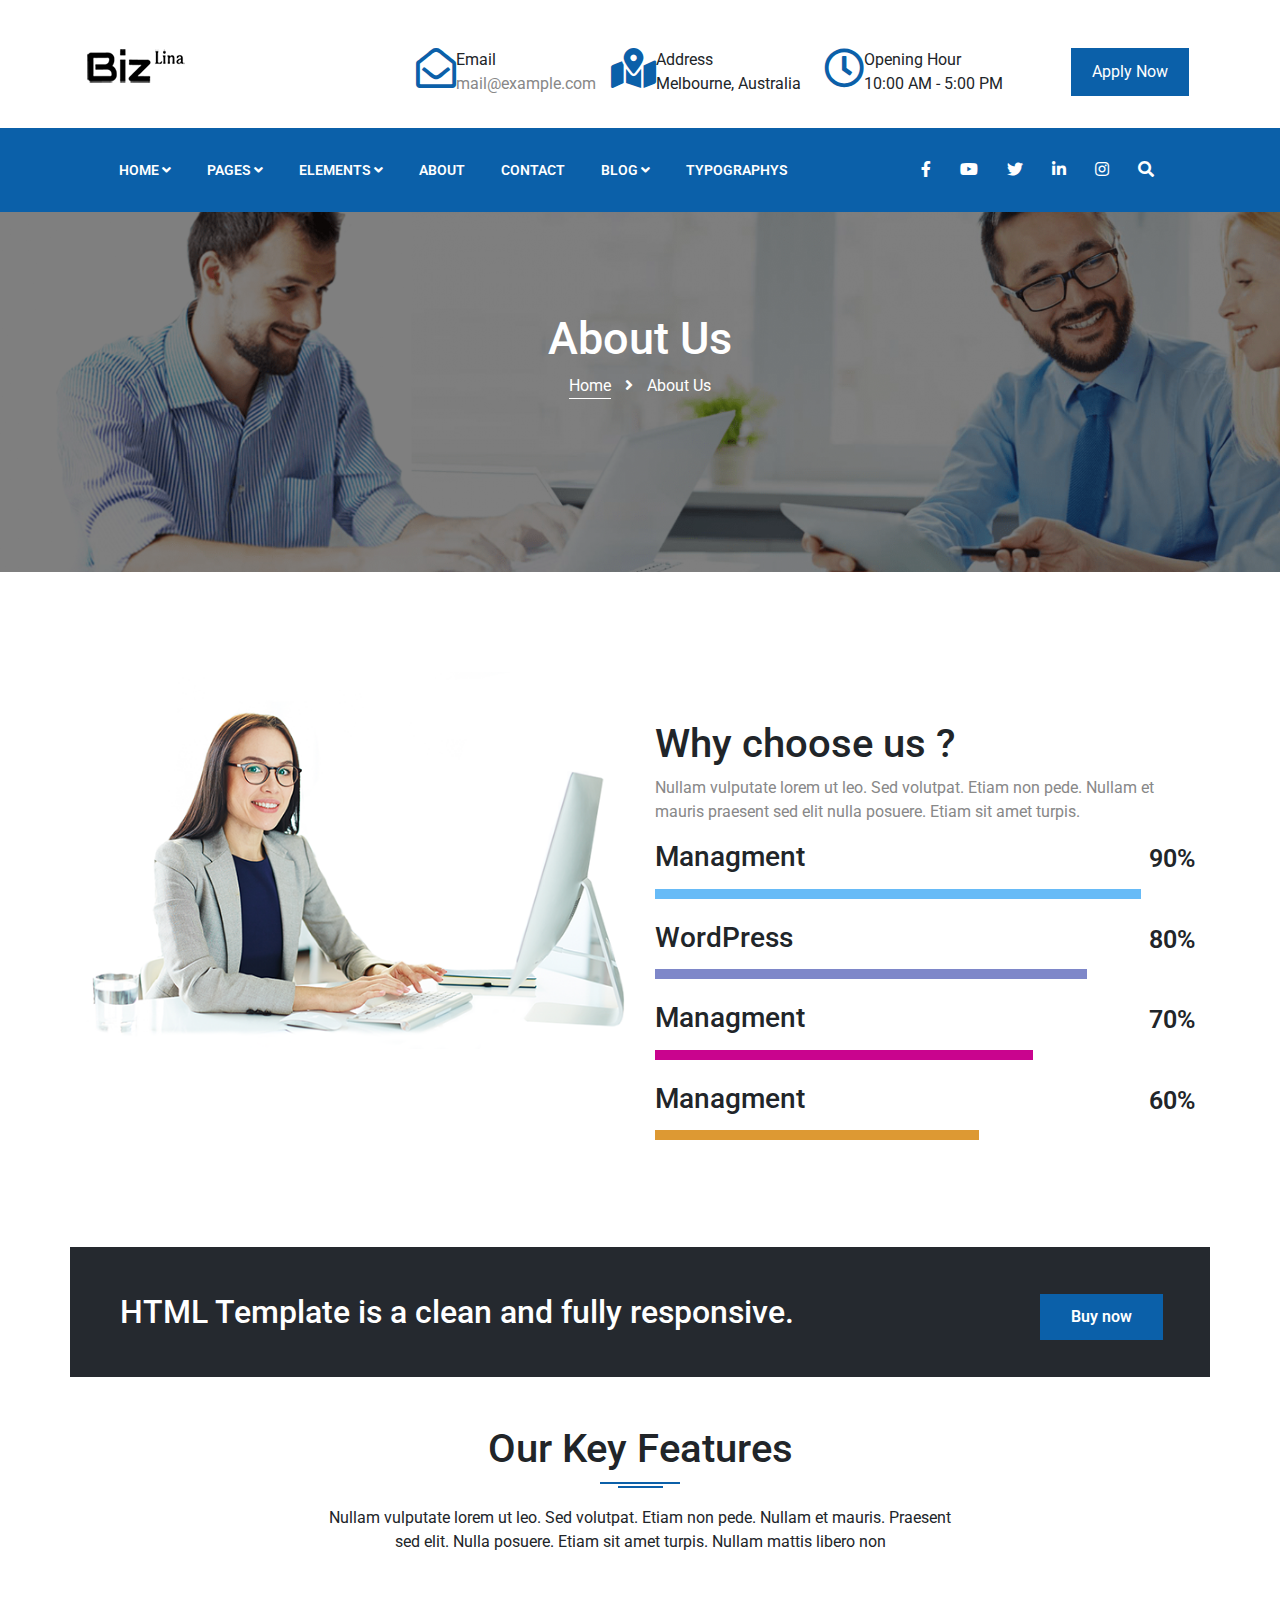
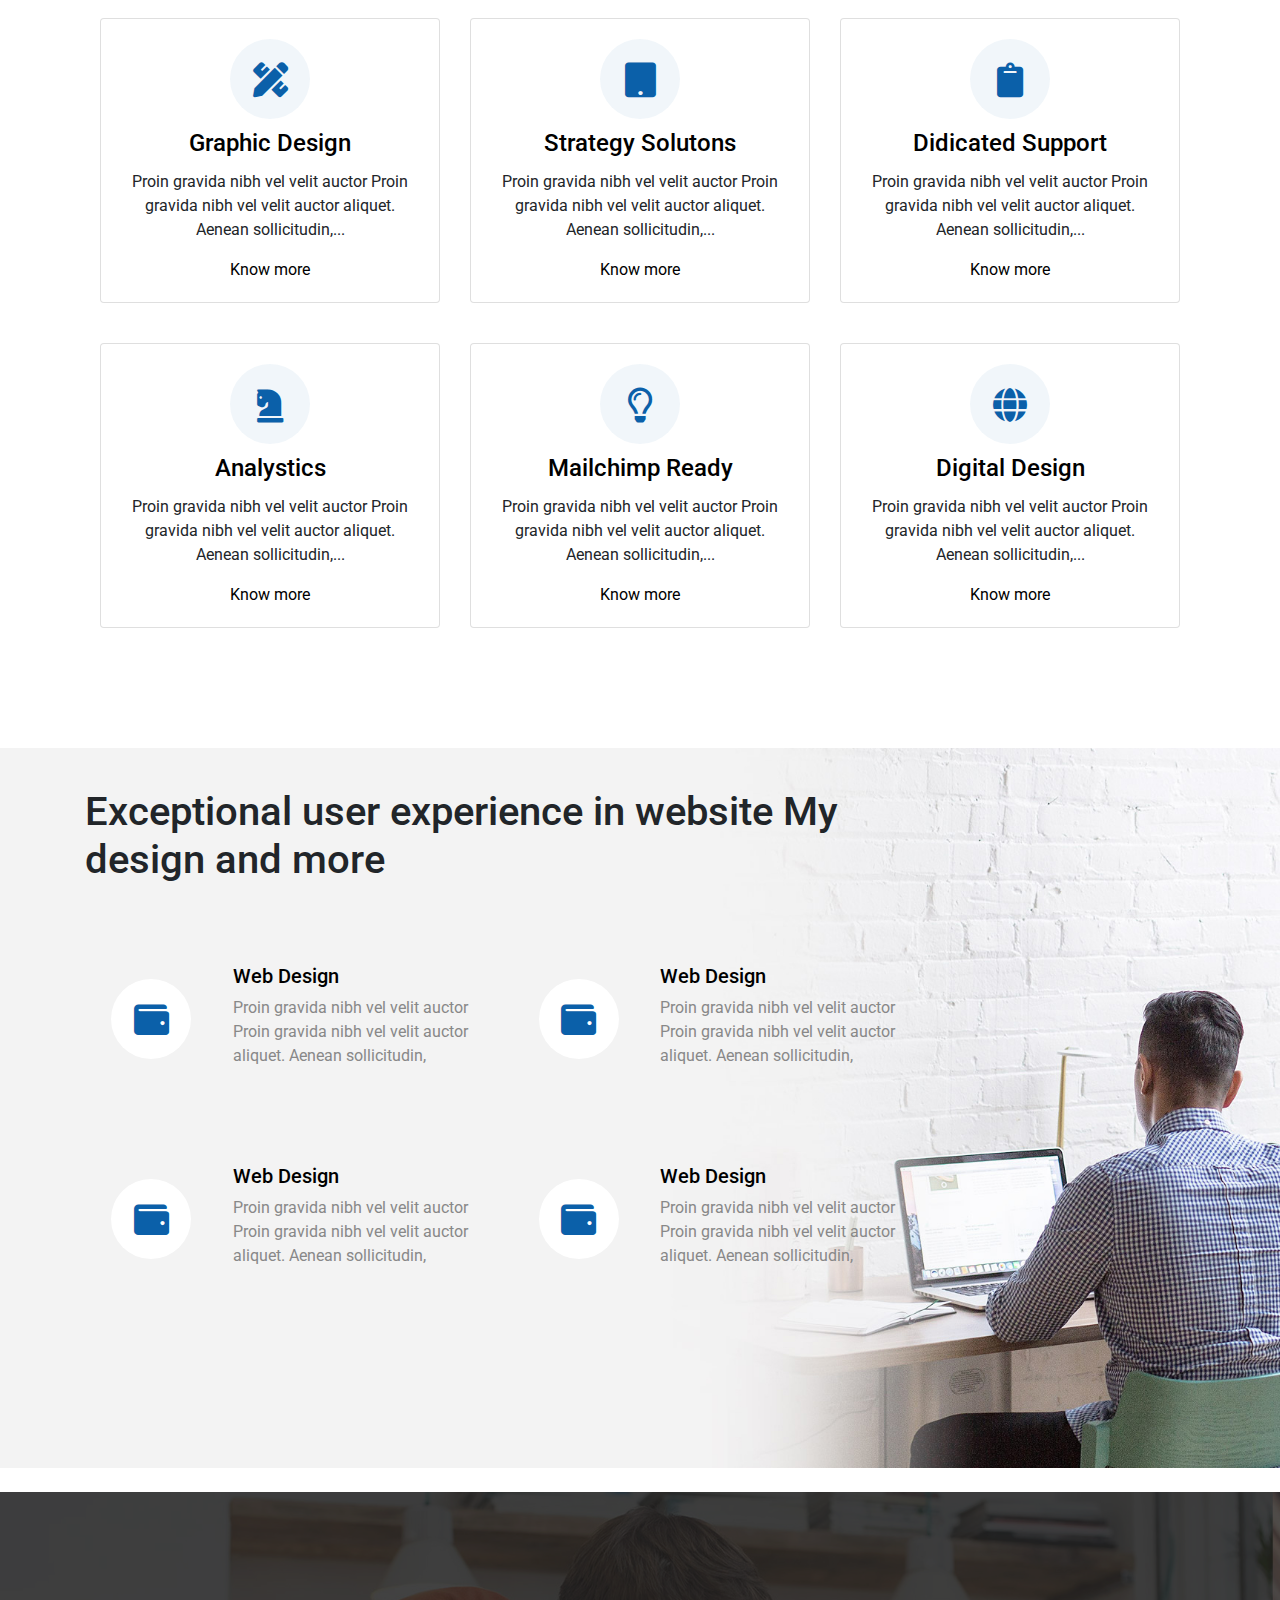
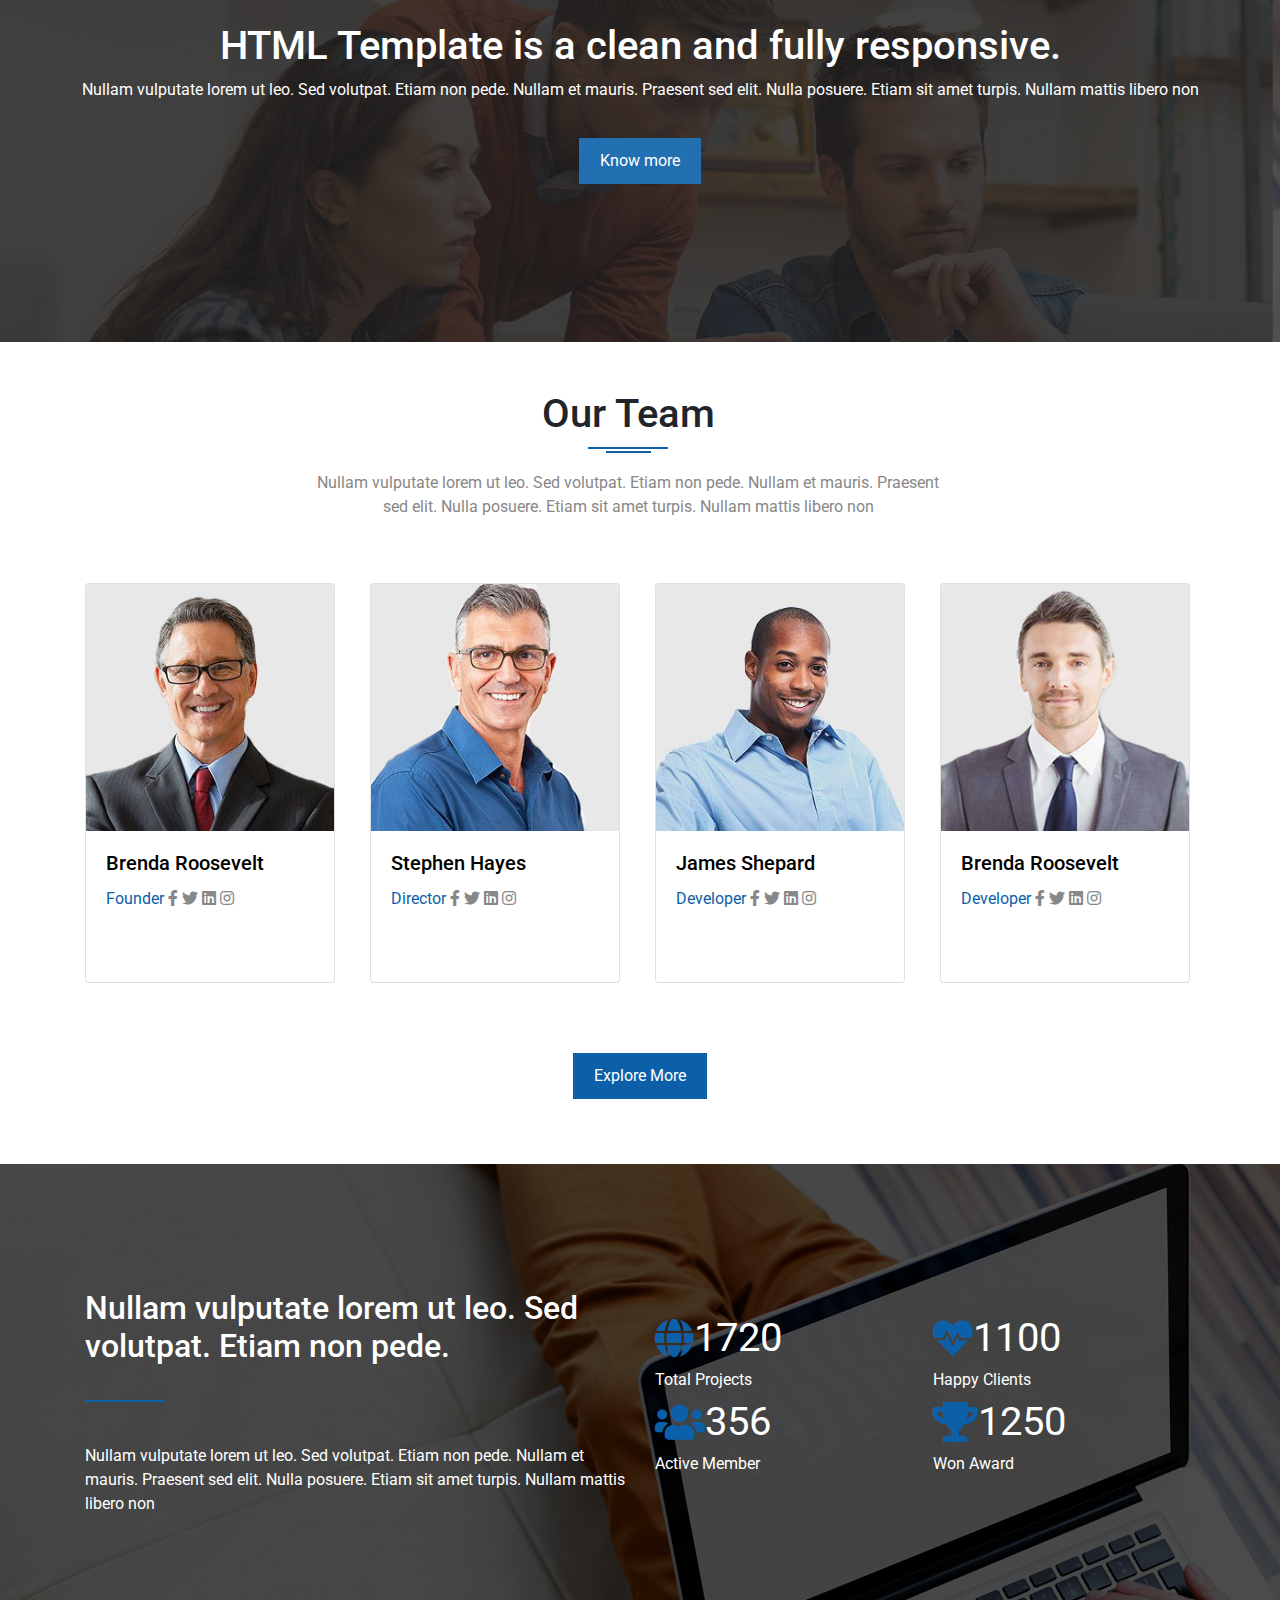
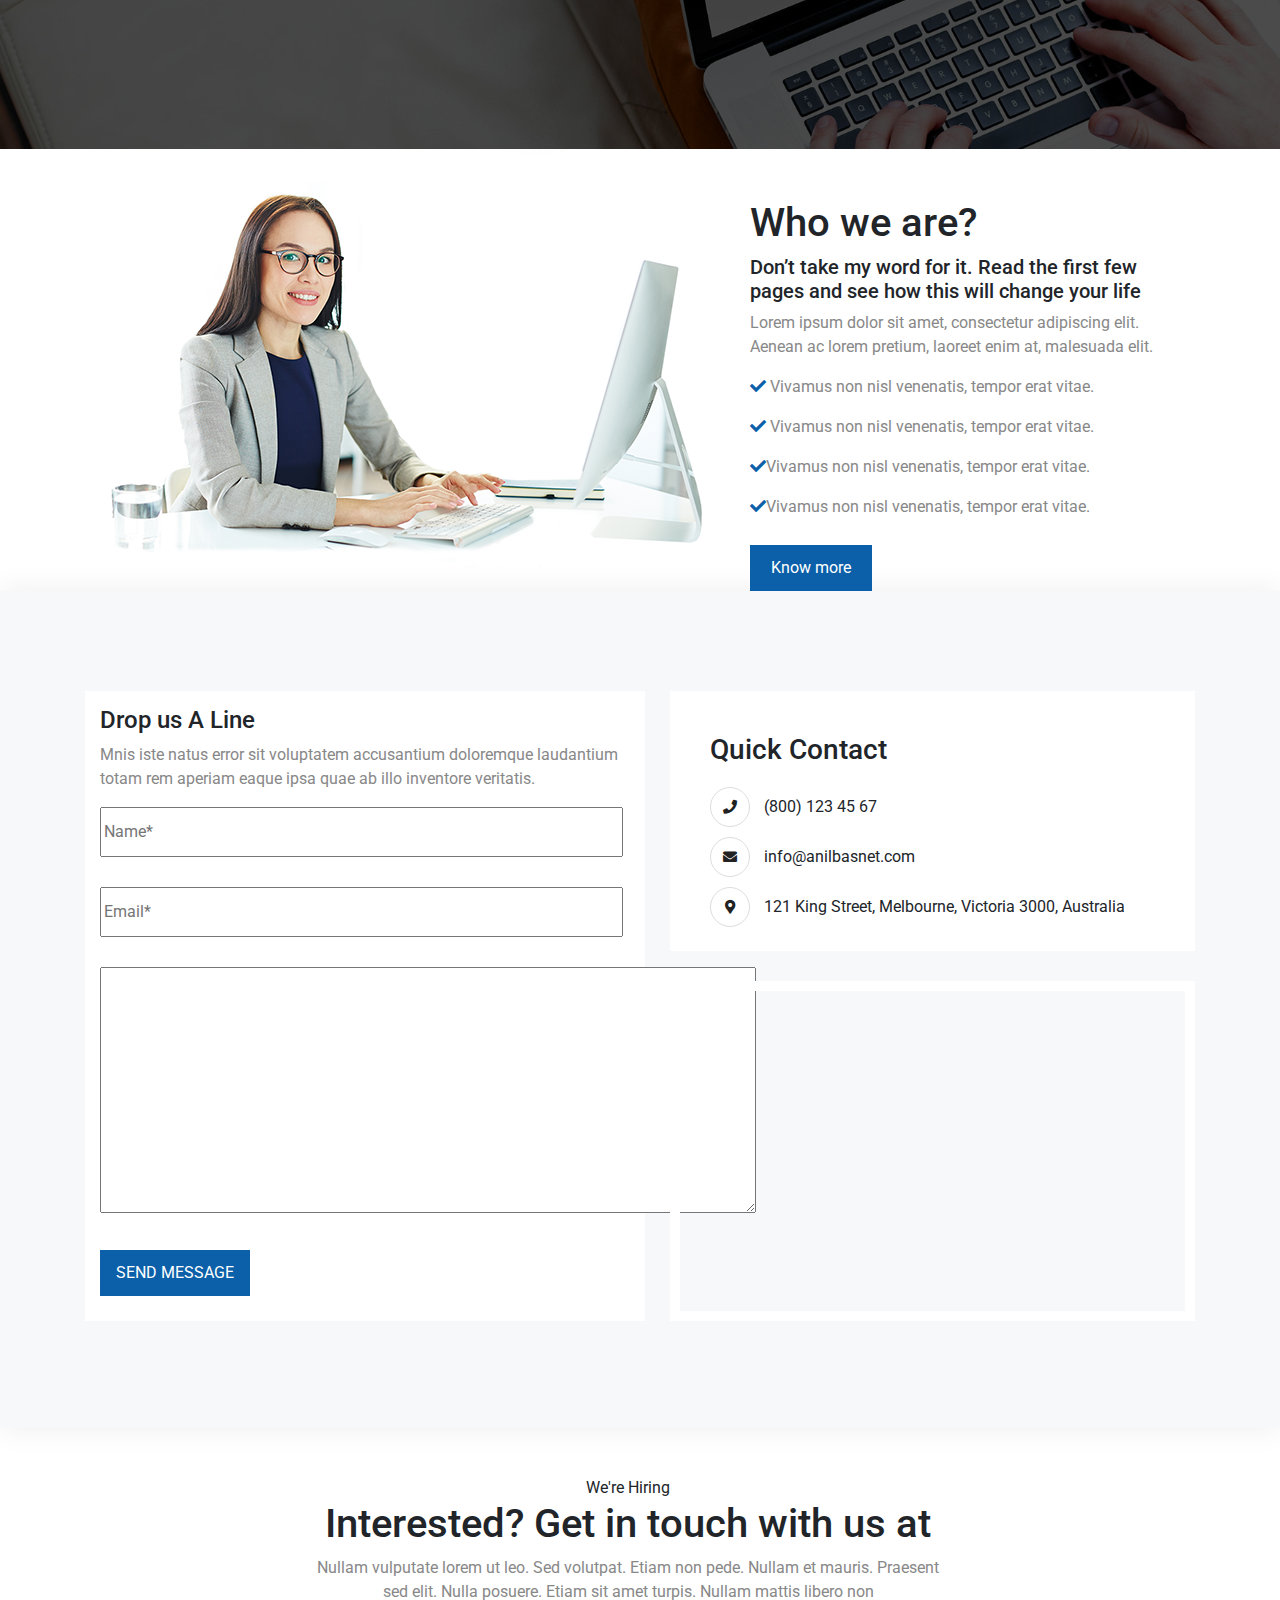
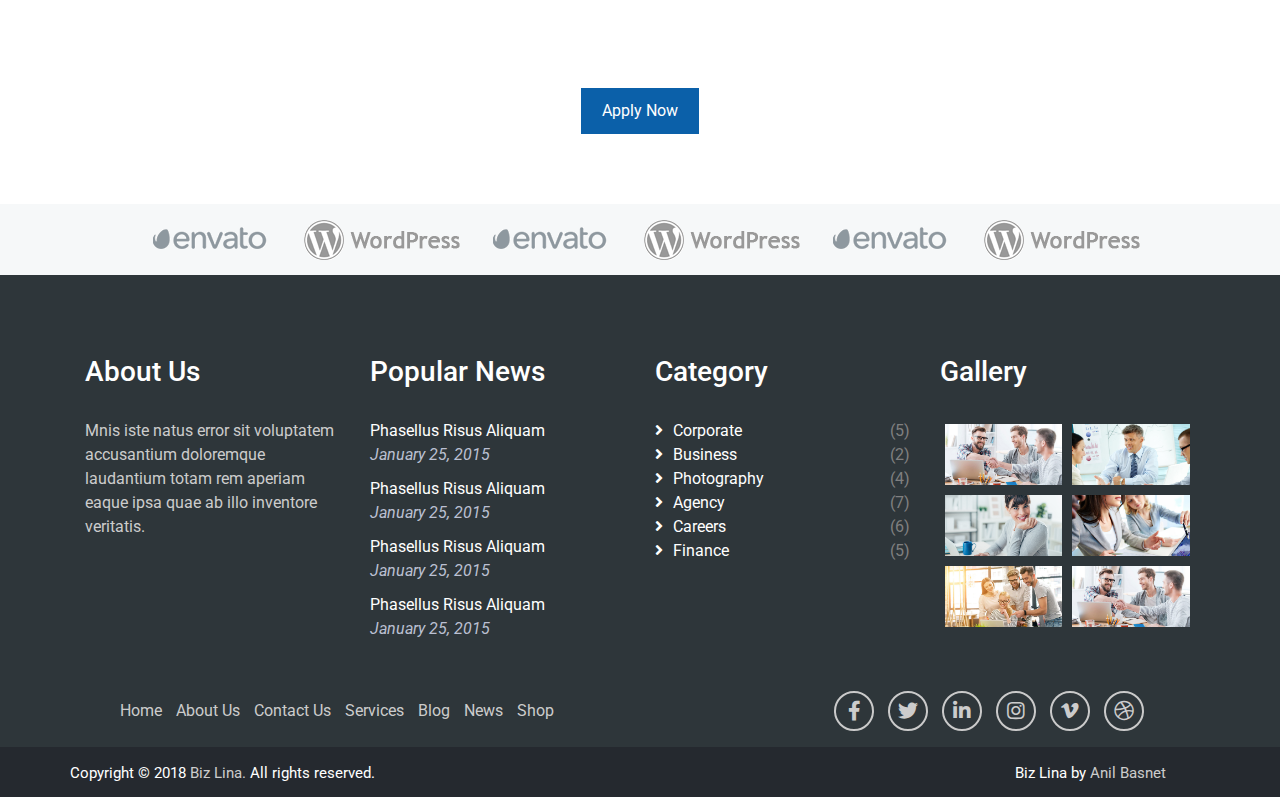
<file: Template/about.html>
<!DOCTYPE html>
<html lang="en">
<head>
    <meta charset="UTF-8">
    <meta name="viewport" content="width=device-width, initial-scale=1.0">
    <meta http-equiv="X-UA-Compatible" content="ie=edge">
    <title>Document</title>
    <link href="https://fonts.googleapis.com/css?family=Roboto" rel="stylesheet">
    <link rel="stylesheet" href="https://use.fontawesome.com/releases/v5.3.1/css/all.css">
    <link rel="stylesheet" href="https://stackpath.bootstrapcdn.com/bootstrap/4.1.3/css/bootstrap.min.css">
    <link rel="stylesheet" href="scss/about.css">
    
</head>
<body>
    <header class="info">
        <div class="container">
            <div class="row mt-5 mb-3">
                <div class="col-lg-3">
                    <a href="#"><img src="img/logo.png" alt=""></a>
                </div>
                <div class="col-lg-9">
                    <ul class="header-info d-flex justify-content-around">
                        <li class="header-email ">
                            <div class="header-email-logo">
                                <i class="far fa-envelope-open"></i>
                            </div>
                            <div class="header-email-info">
                                <span>Email</span>
                                <a href="mailto:mail@example.com">mail@example.com</a>
                            </div>
                        </li>
                        <li class="header-map">
                            <div class="header-map-logo">
                                <i class="fas fa-map-marked-alt"></i>
                            </div>
                            <div class="header-map-info">
                                <span>Address</span>
                                <span class="left">Melbourne, Australia</span>
                            </div>
                        </li>
                        <li class="header-clock">
                            <div class="header-clock-logo">
                                <i class="far fa-clock"></i>
                            </div>
                            <div class="header-clock-info">
                                <span>Opening Hour</span>
                                <span class="left">10:00 AM - 5:00 PM</span>
                            </div>
                        </li>
                        <a class="header-apply d-flex justify-content-around" href="#">Apply Now</a>
                    </ul>
                </div>
            </div>



            <!-- Navbar -->
        </div>

    </header>

    <main>

    <section class="main-menu  d-flex align-items-center  bg">
        <div class="container">
            <nav class="navbar navbar-expand-lg navbar-light">
                <div class="collapse navbar-collapse" id="navbarSupportedContent">
                    <ul class="navbar-nav mr-auto">
                        <li class=" dropdown">
                            <a class="nav-link home" href="#">
                                HOME <i class="fas fa-angle-down"></i>
                            </a>
                            <div class="dropdown-menu" aria-labelledby="navbarDropdown">
                                <a class="dropdown-item" href="#">Home V1</a>
                                <div class="dropdown-divider"></div>
                                <a class="dropdown-item" href="#">Home V2</a>
                                <div class="dropdown-divider"></div>
                                <a class="dropdown-item" href="#">Home V3</a>
                                <div class="dropdown-divider"></div>
                                <a class="dropdown-item" href="#">Landing</a>
                            </div>
                        
                        <li class=" dropdown">
                            <a class="nav-link home" href="#">
                                PAGES <i class="fas fa-angle-down"></i>
                            </a>
                            <div class="dropdown-menu" aria-labelledby="navbarDropdown">
                                    <a class="dropdown-item" href="#">Service</a>
                                    <div class="dropdown-divider"></div>
                                    <a class="dropdown-item" href="#">Portfolio</a>
                                    <div class="dropdown-divider"></div>
                                    <a class="dropdown-item" href="#">404 Error</a>
                                    <div class="dropdown-divider"></div>
                                    <a class="dropdown-item" href="#">Single Portf</a>
                            </div>
                        <li class=" dropdown">
                            <a class="nav-link home" href="#">
                                ELEMENTS <i class="fas fa-angle-down"></i>
                            </a>
                            <div class="dropdown-menu" aria-labelledby="navbarDropdown">
                               <div class="element-ul   d-flex">
                                   <ul>
                                       <li><a class="dropdown-item" href="#">Home V1</a>
                                        <div class="dropdown-divider"></div></li>
                                       <li><a class="dropdown-item" href="#">Home V2</a>
                                        <div class="dropdown-divider"></div></li>
                                       <li> <a class="dropdown-item" href="#">Home V3</a>
                                        <div class="dropdown-divider"></div></li>
                                       <li><a class="dropdown-item" href="#">Landing</a></li>
                                   </ul>
                                   <ul>
                                        <li><a class="dropdown-item" href="#">Service</a>
                                            <div class="dropdown-divider"></div></li>
                                        <li><a class="dropdown-item" href="#">Portfolio</a>
                                            <div class="dropdown-divider"></div></li>
                                        <li> <a class="dropdown-item" href="#">404 Error</a>
                                            <div class="dropdown-divider"></div></li>
                                        <li><a class="dropdown-item" href="#">Single Portf</a></li>
                                    </ul>
                                    <ul>
                                            <li><a class="dropdown-item" href="#">Teams</a>
                                                <div class="dropdown-divider"></div></li>
                                            <li><a class="dropdown-item" href="#">Latest Post</a>
                                                <div class="dropdown-divider"></div></li>
                                            <li><a class="dropdown-item" href="#">Images</a>
                                                <div class="dropdown-divider"></div></li>
                                            <li><a class="dropdown-item" href="#">Etline Icon</a>
                                                </li>
                                        </ul>
                                        <ul>
                                                <li><a class="dropdown-item" href="#">Column Grid</a>
                                                    <div class="dropdown-divider"></div></li>
                                                <li><a class="dropdown-item" href="#">Social Links</a>
                                                    <div class="dropdown-divider"></div></li>
                                                <li><a class="dropdown-item" href="#">Button</a>
                                                    <div class="dropdown-divider"></div></li>
                                                <li><a class="dropdown-item" href="#">Inner Header</a>
                                                    </li>
                                            </ul>
                               </div>
                            </div>
                        <li class=" dropdown">
                            <a class="nav-link home" href="#">
                                ABOUT
                            </a>
                            
                        </li>
                        <li class=" dropdown">
                                <a class="nav-link home" href="#">
                                    CONTACT
                                </a>
                                
                            </li>
                            <li class=" dropdown">
                                    <a class="nav-link home" href="#">
                                        BLOG <i class="fas fa-angle-down"></i>
                                    </a>
                                    <div class="dropdown-menu" aria-labelledby="navbarDropdown">
                                            <a class="dropdown-item" href="#">Blog Grid</a>
                                            <div class="dropdown-divider"></div>
                                            <a class="dropdown-item" href="#">Blog Grid</a>
                                            <div class="dropdown-divider"></div>
                                            <a class="dropdown-item" href="#">Left Sidebar</a>
                                            <div class="dropdown-divider"></div>
                                            <a class="dropdown-item" href="#">Right Sidebar</a>
                                            <div class="dropdown-divider"></div>
                                            <a class="dropdown-item" href="#">Three Column</a>
                                            <div class="dropdown-divider"></div>
                                            <a class="dropdown-item" href="#">Single Blog</a>
                                    </div>
                                </li>
                                <li class=" dropdown">
                                        <a class="nav-link home" href="#">
                                                TYPOGRAPHYS
                                        </a>
                                       
                                    </li>
                        

                    </ul>

                    <div class="social-blank mb-0 pb-0">
                            <ul id="social">
                                    <li> <a href=""><i class="fab fa-facebook-f"></i></a> </li>
                                    <li> <a href=""> <i class="fab fa-youtube"></i></a></li>
                                    <li> <a href=""><i class="fab fa-twitter"></i></a> </li>
                                    <li> <a href=""><i class="fab fa-linkedin-in"></i></a> </li>
                                    <li> <a href=""><i class="fab fa-instagram"></i></a> </li>
                                    <li> <a href=""><i class="fas fa-search"></i></a> </li>
                                </ul>
                    </div>
                    

                </div>
            </nav>
        </div>
    </section>

    <!-- Intro  -->
    <section id="intro">
            <div class="row justify-content-center mb-5 ">
                    <div class="col-lg-7 text-center mt-100">
                        <h1> About Us</h1>
                      <a href="">Home</a>
                      <i class="fas fa-angle-right"></i>
                      <span> About Us</span>
                    </div>
                </div>
        </div>
    </section>

    <!-- Why choose us -->
    <section class="choose">
        <div class="container">
            <div class="row">
                <div class="col-lg-6">
                    <img src="img/who-we-are.png" alt="">
                </div>
                <div class="col-lg-6  mt-5">
                    <h1>Why choose us ? </h1>
                    <p>Nullam vulputate lorem ut leo. Sed volutpat. Etiam non pede. Nullam et mauris praesent sed
                        elit nulla posuere. Etiam sit amet turpis.</p>
                    <div class="managment">
                        <div class="info d-flex justify-content-between">
                            <h3>Managment</h3>
                            <span>90%</span>
                        </div>

                        <div id="mybar1"></div>
                    </div>

                    <div class="wordpress">
                        <div class="info d-flex justify-content-between">
                            <h3>WordPress</h3>
                            <span>80%</span>
                        </div>
                        <div id="mybar2"></div>
                    </div>

                    <div class="photoshop">
                        <div class="info d-flex justify-content-between">
                            <h3>Managment</h3>
                            <span>70%</span>
                        </div>
                        <div id="mybar3"></div>
                    </div>

                    <div class="javascript">
                        <div class="info d-flex justify-content-between">
                            <h3>Managment</h3>
                            <span>60%</span>
                        </div>
                        <div id="mybar4"></div>
                    </div>

                </div>
            </div>
        </div>
    </section>

    <!-- Fully responsive -->
    <section class="fully-responsive2  mt-5">
        <div class="container">
            <div class="row justify-content-between">
                <h2>HTML Template is a clean and fully responsive.</h2>
                <div class="buy">
                    <a href="#">Buy now</a>
                </div>
            </div>
        </div>
    </section>

    <!-- Key Features -->
    <section class="key-features mt-5 mb-5">
        <div class="container">
            <div class="row justify-content-center mb-5 ">
                <div class="col-lg-7 text-center">
                    <h1>Our Key Features</h1>
                    <span class="before"></span>
                    <p>Nullam vulputate lorem ut leo. Sed volutpat. Etiam non pede. Nullam et mauris. Praesent sed
                        elit.
                        Nulla posuere. Etiam sit amet turpis. Nullam mattis libero non</p>
                </div>
            </div>
            <div class="key-features-up d-flex justify-content-between">
                <div class="col-lg-4">
                    <div class="card ">
                        <div class="card-body">
                            <i class="fas fa-pencil-ruler"></i>
                            <h4> <a href="#" class="card-title">Graphic Design</a> </h4>
                            <p class="card-text text-center">Proin gravida nibh vel velit auctor Proin gravida nibh
                                vel velit
                                auctor aliquet. Aenean sollicitudin,...</p>
                            <a href="#" class="card-link">Know more</a>
                        </div>
                    </div>
                </div>
                <div class="col-lg-4">
                    <div class="card">
                        <div class="card-body">
                            <i class="fas fa-tablet"></i>
                            <h4> <a href="#" class="card-title">Strategy Solutons</a> </h4>
                            <p class="card-text text-center">Proin gravida nibh vel velit auctor Proin gravida nibh
                                vel velit
                                auctor aliquet. Aenean sollicitudin,...</p>
                            <a href="#" class="card-link">Know more</a>
                        </div>
                    </div>
                </div>
                <div class="col-lg-4">
                    <div class="card">
                        <div class="card-body">
                            <i class="fas fa-clipboard"></i>
                            <h4> <a href="#" class="card-title">Didicated Support</a> </h4>
                            <p class="card-text text-center">Proin gravida nibh vel velit auctor Proin gravida nibh
                                vel velit
                                auctor aliquet. Aenean sollicitudin,...</p>
                            <a href="#" class="card-link">Know more</a>
                        </div>
                    </div>
                </div>
            </div>

            <div class="key-features-down d-flex justify-content-between">
                <div class="col-lg-4">
                    <div class="card">
                        <div class="card-body">
                            <i class="fas fa-chess-knight"></i>
                            <h4> <a href="#" class="card-title">Analystics</a></h4>
                            <p class="card-text text-center">Proin gravida nibh vel velit auctor Proin gravida nibh
                                vel velit
                                auctor aliquet. Aenean sollicitudin,...</p>
                            <a href="#" class="card-link">Know more</a>
                        </div>
                    </div>
                </div>
                <div class="col-lg-4">
                    <div class="card">
                        <div class="card-body">
                            <i class="far fa-lightbulb"></i>
                            <h4><a href="#" class="card-title">Mailchimp Ready</a></h4>
                            <p class="card-text text-center">Proin gravida nibh vel velit auctor Proin gravida nibh
                                vel velit
                                auctor aliquet. Aenean sollicitudin,...</p>
                            <a href="#" class="card-link">Know more</a>
                        </div>
                    </div>
                </div>
                <div class="col-lg-4">
                    <div class="card">
                        <div class="card-body">
                            <i class="fas fa-globe"></i>
                            <h4> <a href="#" class="card-title">Digital Design</a> </h4>
                            <p class="card-text text-center">Proin gravida nibh vel velit auctor Proin gravida nibh
                                vel velit
                                auctor aliquet. Aenean sollicitudin,...</p>
                            <a href="#" class="card-link">Know more</a>
                        </div>
                    </div>
                </div>
            </div>

        </div>
    </section>

    <!-- Services -->
    <section class="services">
        <div class="container">
            <div class="row">
                <div class="col-lg-9 title align-items-center">
                        <h1>Exceptional user experience in website My design and more</h1>
                    <div class="row">
                        <div class="col-lg-6 d-flex justify-content-around">
                            
                            <div class="col-lg-4 d-flex align-items-center"><i class="fas fa-wallet"></i></div>
                            
                            <div class="col-lg-8">
                                <h5><a href="#">Web Design</a></h5>
                                <p>Proin gravida nibh vel velit auctor Proin gravida nibh vel velit auctor aliquet.
                                    Aenean sollicitudin,</p>
                            </div>
                        </div>
                        <div class="col-lg-6 d-flex justify-content-around">
                            <div class="col-lg-4 d-flex align-items-center"><i class="fas fa-wallet"></i></div>
                            <div class="col-lg-8">
                                <h5><a href="#">Web Design</a></h5>
                                <p>Proin gravida nibh vel velit auctor Proin gravida nibh vel velit auctor aliquet.
                                    Aenean sollicitudin,</p>
                            </div>
                        </div>
                    </div>
                    <div class="row">
                        <div class="col-lg-6 d-flex justify-content-around">
                            <div class="col-lg-4 d-flex align-items-center">
                                <i class="fas fa-wallet"></i></div>
                            <div class="col-lg-8">
                                <h5><a href="#">Web Design</a></h5>
                                <p>Proin gravida nibh vel velit auctor Proin gravida nibh vel velit auctor aliquet.
                                    Aenean sollicitudin,</p>
                            </div>
                        </div>
                        <div class="col-lg-6 d-flex justify-content-around">
                            <div class="col-lg-4 d-flex align-items-center">
                                <i class="fas fa-wallet"></i></div>
                            <div class="col-lg-8">
                                <h5><a href="#">Web Design</a></h5>
                                <p>Proin gravida nibh vel velit auctor Proin gravida nibh vel velit auctor aliquet.
                                    Aenean sollicitudin,</p>
                            </div>
                        </div>
                    </div>
                </div>
            </div>
        </div>
    </section>

    <!-- Fully responsive -->
    <section class="fully-responsive mt-4">
            <div class="container">
                <div class="row content justify-content-center">
                    <h1>HTML Template is a clean and fully responsive.</h1>
                    <p>Nullam vulputate lorem ut leo. Sed volutpat. Etiam non pede. Nullam et mauris. Praesent sed
                        elit. Nulla posuere. Etiam sit amet turpis. Nullam mattis libero non</p>
                        <a href="#">Know more</a>
                </div>
               
            </div>
        </section>

         <!-- Our team -->
         <section class="our-team mt-5">
                <div class="container">
                    <div class="row">
                        <div class="row justify-content-center mb-5 ">
                            <div class="col-lg-7 text-center">
                                <h1>Our Team</h1>
                                <span class="before"></span>
                                <p class="text-gray">Nullam vulputate lorem ut leo. Sed volutpat. Etiam non pede. Nullam et
                                    mauris. Praesent sed
                                    elit.
                                    Nulla posuere. Etiam sit amet turpis. Nullam mattis libero non</p>
                            </div>
                        </div>
                    </div>
                    <div class="row">
                        <div class="col-lg-3 team">
                            <div class="card">
                                <div class="card-image">
                                    <a href="#">
                                        <img class="card-img-top" src="img/team1.jpg" alt="Card image cap">
                                    </a>
                                </div>
    
                                <div class="card-body">
                                    <h5 class="card-title"><a href="#">Brenda Roosevelt</a></h5>
                                    <span>Founder</span>
                                    <i class="fab fa-facebook-f text-gray"></i>
                                    <i class="fab fa-twitter text-gray"></i>
                                    <i class="fab fa-linkedin text-gray"></i>
                                    <i class="fab fa-instagram text-gray"></i>
                                </div>
                            </div>
                        </div>
                        <div class="col-lg-3">
                            <div class="card">
                                <div class="card-image">
                                    <a href="#">
                                        <img class="card-img-top" src="img/team2.jpg" alt="Card image cap">
                                    </a>
                                </div>
                                <div class="card-body">
                                    <h5 class="card-title"><a href="#">Stephen Hayes</a></h5>
                                    <span>Director</span>
                                    <i class="fab fa-facebook-f text-gray"></i>
                                    <i class="fab fa-twitter text-gray"></i>
                                    <i class="fab fa-linkedin text-gray"></i>
                                    <i class="fab fa-instagram text-gray"></i>
                                </div>
                            </div>
                        </div>
    
                        <div class="col-lg-3">
                            <div class="card">
                                <div class="card-image">
                                    <a href="#">
                                        <img class="card-img-top" src="img/team3.jpg" alt="Card image cap">
                                    </a>
                                </div>
                                <div class="card-body">
                                    <h5 class="card-title"><a href="#">James Shepard</a></h5>
                                    <span>Developer</span>
                                    <i class="fab fa-facebook-f text-gray"></i>
                                    <i class="fab fa-twitter text-gray"></i>
                                    <i class="fab fa-linkedin text-gray"></i>
                                    <i class="fab fa-instagram text-gray"></i>
                                </div>
                            </div>
                        </div>
    
                        <div class="col-lg-3">
                            <div class="card">
                                <div class="card-image">
                                    <a href="#">
                                        <img class="card-img-top" src="img/team4.jpg" alt="Card image cap">
                                    </a>
                                </div>
                                <div class="card-body">
                                    <h5 class="card-title"><a href="#">Brenda Roosevelt</a></h5>
                                    <span>Developer</span>
                                    <i class="fab fa-facebook-f text-gray"></i>
                                    <i class="fab fa-twitter text-gray"></i>
                                    <i class="fab fa-linkedin text-gray"></i>
                                    <i class="fab fa-instagram text-gray"></i>
                                </div>
                            </div>
                        </div>
                    </div>
                    <div class="row ">
                        <div class="col-md-4 offset-md-4 ">
                            <div class="text-center">
                                <a href="#" class="explore ">Explore More</a>
                            </div>
                        </div>
                    </div>
                </div>
            </section>

             <!-- Counter -->
        <section id="counter">
                <div class="container">
                    <div class="row up">
                        <div class="col-lg-6 info">
                            <h2>Nullam vulputate lorem ut leo. Sed volutpat. Etiam non pede.</h2>
                            <span class="line"></span>
                            <p>Nullam vulputate lorem ut leo. Sed volutpat. Etiam non pede. Nullam et mauris. Praesent sed
                                elit. Nulla posuere. Etiam sit amet turpis. Nullam mattis libero non</p>
                        </div>
    
                        <div class="col-lg-6">
                            <div class="row mt-5">
                                <div class="col-lg-6 mt-5">
                                    <div class="counter-top mt-5">
                                        <i class="fas fa-globe"></i>
                                        <div class="count">1720</div>
                                        <span>Total Projects</span>
                                    </div>
                                </div>
    
                                <div class="col-lg-6 mt-5">
                                    <div class="counter-top mt-5">
                                        <i class="fas fa-heartbeat"></i>
                                        <div class="count">1100</div>
                                        <span>Happy Clients</span>
                                    </div>
                                </div>
    
    
                            </div>
    
                            <div class="row">
                                <div class="col-lg-6">
                                    <div class="counter-down">
                                        <i class="fas fa-users"></i>
                                        <div class="count">356</div>
                                        <span>Active Member</span>
                                    </div>
                                </div>
    
                                <div class="col-lg-6">
                                    <div class="counter-down">
                                        <i class="fas fa-trophy"></i>
                                        <div class="count">1250</div>
                                        <span>Won Award</span>
                                    </div>
                                </div>
    
    
                            </div>
    
                        </div>
                    </div>
                </div>
            </section>

             <!-- Who we are? -->
        <section class="who-we-are">
                <div class="container">
                    <div class="row">
    
                        <div class="col-lg-7 d-flex justify-content-around">
                            <div class="who-logo"><img src="img/who-we-are.png" alt=""></div>
                        </div>
                        <div class="col-lg-5 ">
                            <div class="who-content">
                                <h1>Who we are?</h1>
                                <h5>Don’t take my word for it. Read the first few pages and see how this will change your
                                    life</h5>
                                <p>Lorem ipsum dolor sit amet, consectetur adipiscing elit. Aenean ac lorem pretium,
                                    laoreet enim at, malesuada elit.</p>
                                <p>
                                    <i class="fas fa-check"></i> Vivamus non nisl venenatis, tempor erat
                                    vitae.
                                </p>
                                <p>
                                    <i class="fas fa-check"></i> Vivamus non nisl venenatis, tempor erat
                                    vitae.
                                </p>
                                <p>
                                    <i class="fas fa-check"></i>Vivamus non nisl venenatis, tempor erat vitae.
    
                                </p>
                                <p>
                                    <i class="fas fa-check"></i>Vivamus non nisl venenatis, tempor erat vitae.
    
                                </p>
    
                                <a href="#">Know more</a>
                            </div>
                        </div>
    
    
                    </div>
    
                </div>
            </section>

            <!-- Contact -->
        <section class="contact">
                <div class="container">
                    <div class="row p-100">
                        <div class="col-lg-6 ">
                            <div class="left">
                                    <h4>Drop us A Line</h4>
                                    <p>Mnis iste natus error sit voluptatem accusantium doloremque laudantium totam rem aperiam
                                        eaque ipsa quae ab illo inventore veritatis.</p>
                                    <input id="text" type="text" placeholder="Name*">
                                    <input id="text" type="text" placeholder="Email*">
                                    <textarea name="" id="" cols="70" rows="10"></textarea>
                                    <a href="#" class="explore ">SEND MESSAGE</a>
                            </div>
                        
    
                        </div>
                        <div class="col-lg-6 ">
                            <div class="quick-contact">
                                    <div class="col-lg-12">
                                            <div class="q-contact">
                                                    <h3 class="q-title">Quick Contact</h3>
                                                    <i class="fas fa-phone"></i>
                                                    <span>(800) 123 45 67</span>
                                            </div>
                                        </div>
    
                                        
                            <div class="col-lg-12">
                                    <div class="q-contact">
                                            <i class="fas fa-envelope"></i>
                                            <span> info@anilbasnet.com</span>
                                    </div>
                                </div>
    
                                <div class="col-lg-12">
                                        <div class="q-contact">
                                                <i class="fas fa-map-marker-alt"></i>
                                                <span> 121 King Street, Melbourne, Victoria 3000, Australia</span>
                                        </div>
                                    </div>
    
                                    
                                    </div>
                                    <div class="col-lg-12">
                                            <div class="map">
                                                <iframe src="https://www.google.com/maps/embed?pb=!1m18!1m12!1m3!1d4360.7038781906795!2d49.85423296181149!3d40.38057434667274!2m3!1f0!2f0!3f0!3m2!1i1024!2i768!4f13.1!3m3!1m2!1s0x40307d0622829687%3A0xa4a0cdf29ebd7d4c!2sAzerbaijan+Railways+CJSC!5e0!3m2!1sen!2s!4v1537879127496"
                                                    width="600" height="450" frameborder="0" style="border:0" allowfullscreen></iframe>
                                            </div>
                                        </div>
    
                            </div>
                            
    
    
    
    
                           
    
                           
    
    
    
                    </div>
                </div>
            </section>

            <!-- We're Hiring -->
        <section class="hiring">
                <div class="container">
                    <div class="row">
                        <div class="row justify-content-center mt-5 mb-5 ">
                            <div class="col-lg-7 text-center">
                                <span>We're Hiring</span>
                                <h1>Interested? Get in touch with us at</h1>
                                <span class="before"></span>
                                <p class="text-gray">Nullam vulputate lorem ut leo. Sed volutpat. Etiam non pede. Nullam et
                                    mauris. Praesent sed
                                    elit.
                                    Nulla posuere. Etiam sit amet turpis. Nullam mattis libero non</p>
                            </div>
                        </div>
                    </div>
                    <div class="row ">
                        <div class="col-md-4 offset-md-4 ">
                            <div class="text-center">
                                <a href="#" class="explore ">Apply Now</a>
                            </div>
                        </div>
                    </div>
                </div>
            </section>

            <!-- Client Logo -->
        <section class="client-logo">
                <div class="container">
                    <div class="row">
                        <div class="logo-item">
                            <a href=""><img src="img/client-new-1.png" alt=""></a>
                        </div>
                        <div class="logo-item">
                            <a href=""><img src="img/client-new-2.png" alt=""></a>
                        </div>
                        <div class="logo-item">
                            <a href=""><img src="img/client-new-1.png" alt=""></a>
                        </div>
                        <div class="logo-item">
                            <a href=""><img src="img/client-new-2.png" alt=""></a>
                        </div>
                        <div class="logo-item">
                            <a href=""><img src="img/client-new-1.png" alt=""></a>
                        </div>
                        <div class="logo-item">
                            <a href=""><img src="img/client-new-2.png" alt=""></a>
                        </div>
                    </div>
                </div>
            </section>
        </main>

        <footer class="widget">
                <div class="container">
                    <section class="widget-up">
                        <div class="row p-80">
                            <div class="content d-flex">
        
                            <div class="col-lg-3">
                                <div class="about">
                                    <h3 class="line">About Us </h3>
                                    <span></span>
                                    <p >Mnis iste natus error sit voluptatem accusantium doloremque laudantium totam rem aperiam
                                        eaque ipsa quae ab illo inventore veritatis.</p>
                                </div>
                            </div>
                            <div class="col-lg-3">
                                <div class="popular">
                                    <h3>Popular News <span class="line"></span></h3>
                                    <div class="info">
                                        <a href="">Phasellus Risus Aliquam</a>
                                        <span>January 25, 2015</span>
                                    </div>
                                    <div class="info">
                                        <a href="">Phasellus Risus Aliquam</a>
                                        <span>January 25, 2015</span>
                                    </div>
                                    <div class="info">
                                        <a href="">Phasellus Risus Aliquam</a>
                                        <span>January 25, 2015</span>
                                    </div>
                                    <div class="info">
                                        <a href="">Phasellus Risus Aliquam</a>
                                        <span>January 25, 2015</span>
                                    </div>
                                </div>
                            </div>
                            <div class="col-lg-3">
                                <div class="category ">
                                    <h3>Category <span class="line"></span></h3>
                                    <div class="list "> <i class="fas fa-angle-right"></i><a href="">Corporate <span>(5)</span></a></div>
                                    <div class="list"><i class="fas fa-angle-right"></i><a href="">Business </a><span>(2)</span></div>
                                    <div class="list"><i class="fas fa-angle-right"></i><a href="">Photography </a><span>(4)</span></div>
                                    <div class="list"><i class="fas fa-angle-right"></i><a href="">Agency </a><span>(7)</span></div>
                                    <div class="list"><i class="fas fa-angle-right"></i><a href="">Careers </a><span>(6)</span></div>
                                    <div class="list"><i class="fas fa-angle-right"></i><a href="">Finance </a><span>(5)
                                        </span></div>
                                </div>
                            </div>
                            <div class="col-lg-3">
                                <div class="Gallery">
                                    <h3>Gallery <span class="line"></span></h3>
                               <div class="gallery">
                                   <a href=""><img src="img/blog-1.jpg" alt=""></a>
                               </div>
                               <div class="gallery "><a href=""><img src="img/blog-2.jpg" alt=""></a></div>
                               <div class="gallery "><a href=""><img src="img/blog-3.jpg" alt=""></a></div>
                               <div class="gallery"><a href=""><img src="img/blog-4.jpg" alt=""></a></div>
                               <div class="gallery"><a href=""><img src="img/blog-5.jpg" alt=""></a></div>
                               <div class="gallery"><a href=""><img src="img/blog-1.jpg" alt=""></a></div>
                            </div>
                        </div>
                        </div>
                    </div>
                    <div class="row down-menu">
                            <div class="blog d-flex align-items-center ">
                                <ul class="menu">
                                    <li> <a href="">Home</a> </li>
                                    <li> <a href="">About Us</a> </li>
                                    <li> <a href="">Contact Us</a></li>
                                    <li><a href="">Services </a></li>
                                    <li> <a href="">Blog</a></li>
                                    <li> <a href="">News</a></li>
                                    <li> <a href="">Shop</a></li>
                                </ul>
                                <ul class="social">
                                    <li><a href=""><i class="fab fa-facebook-f facebook"></i></a></li>
                                    <li><a href=""><i class="fab fa-twitter twitter"></i></a></li>
                                    <li><a href=""><i class="fab fa-linkedin-in linkedin"></i></a></li>
                                    <li><a href=""><i class="fab fa-instagram instagram"></i></a></li>
                                    <li><a href=""><i class="fab fa-vimeo-v"></i></a></li>
                                    <li><a href=""><i class="fab fa-dribbble"></i></a></li>
                                </ul>
                            </div>
                            
                        </div>
                    </section>
                    
                </div>
                <section class="widget-down">
                    <div class="container">
                        <div class="row ">
                            <div class="end d-flex justify-content-between " >
                                    <div class="left">
                                            <span>Copyright © 2018</span>
                                            <a href="">Biz Lina.</a>
                                            <span>All rights reserved.</span>
                                    </div>
                                    <div class="right">
                                        <span>Biz Lina by</span>
                                        <a href="">Anil Basnet</a>
                                    </div>
                            </div>
                            
                        </div>
                    </div>
                        
                 </section>
            </footer>

    <script src="https://code.jquery.com/jquery-3.3.1.min.js"></script>
    <script src="https://cdnjs.cloudflare.com/ajax/libs/popper.js/1.14.3/umd/popper.min.js"></script>
    <script src="https://stackpath.bootstrapcdn.com/bootstrap/4.1.3/js/bootstrap.min.js"></script>
    <script src="js/jquery.counterup.min.js"></script>
    <script src="js/progressbar.min.js"></script>
    <script src="js/about.js"></script>
</body>
</html>
</file>
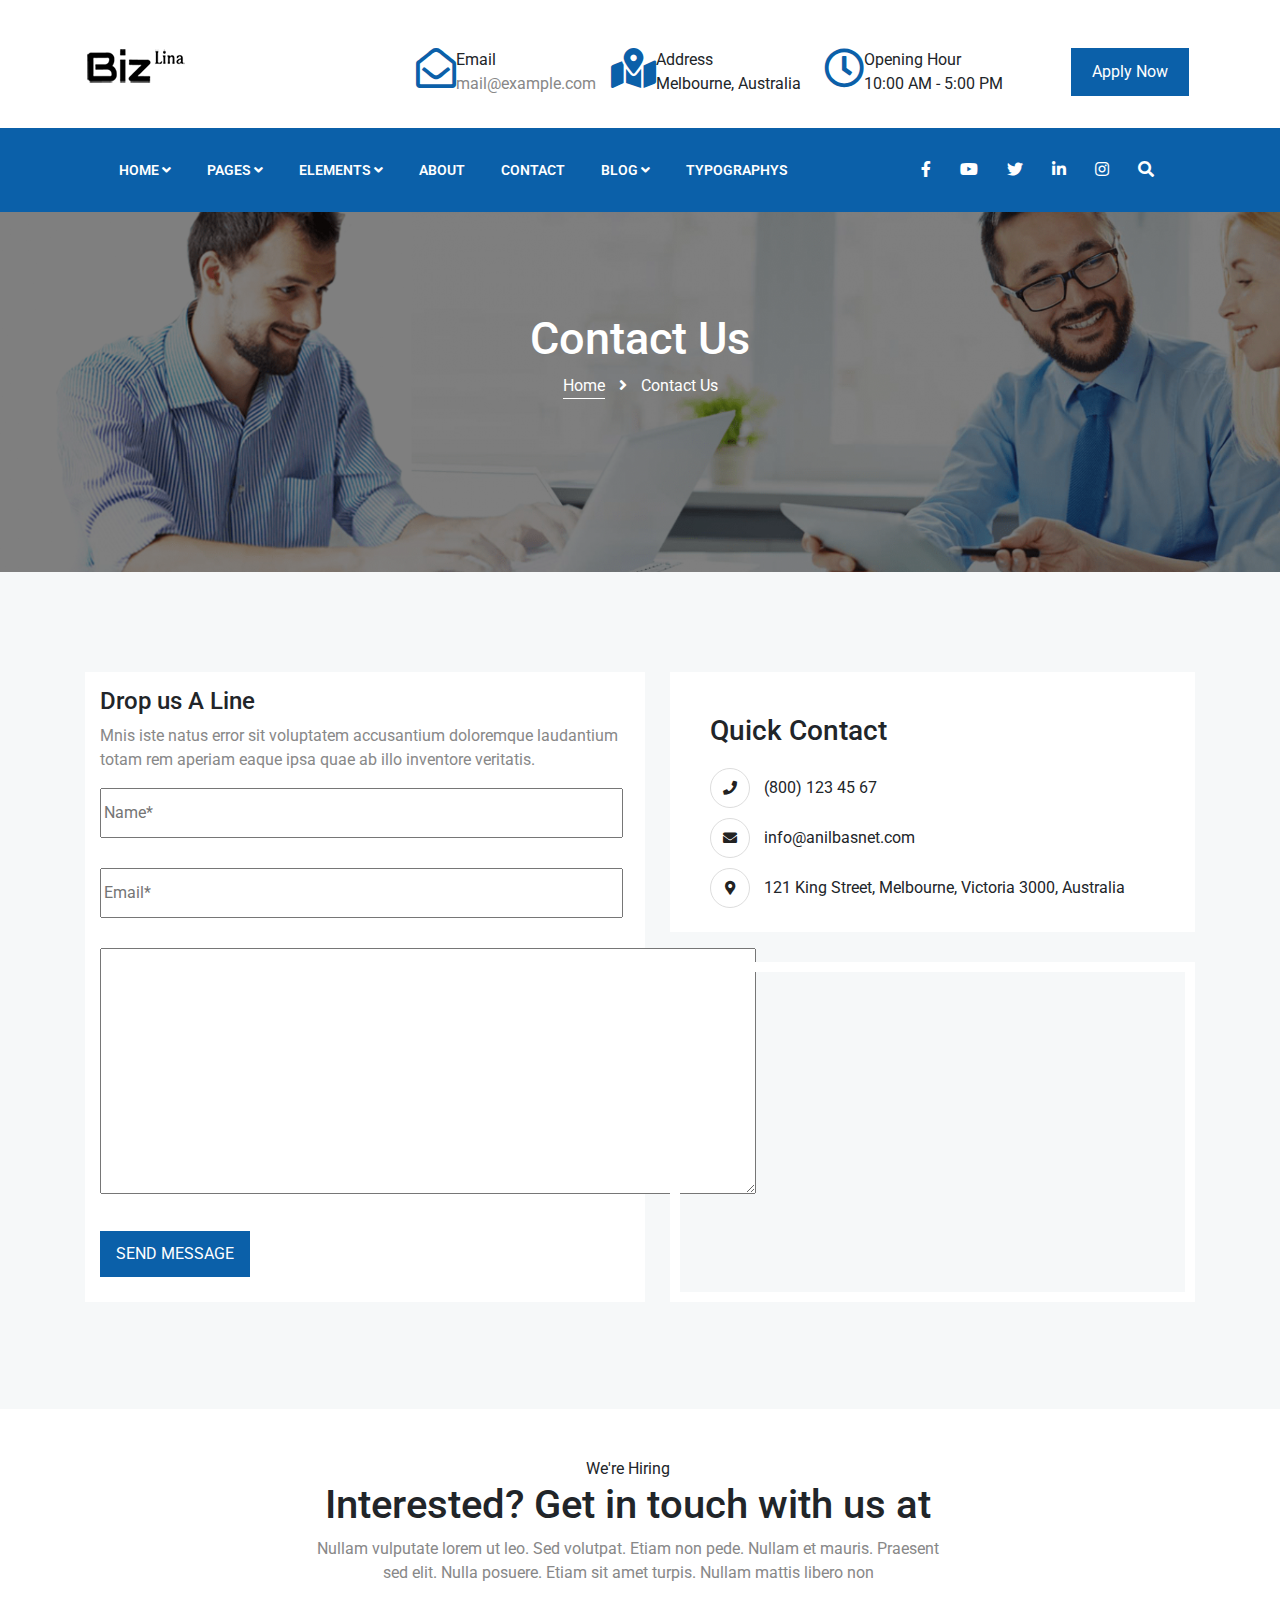
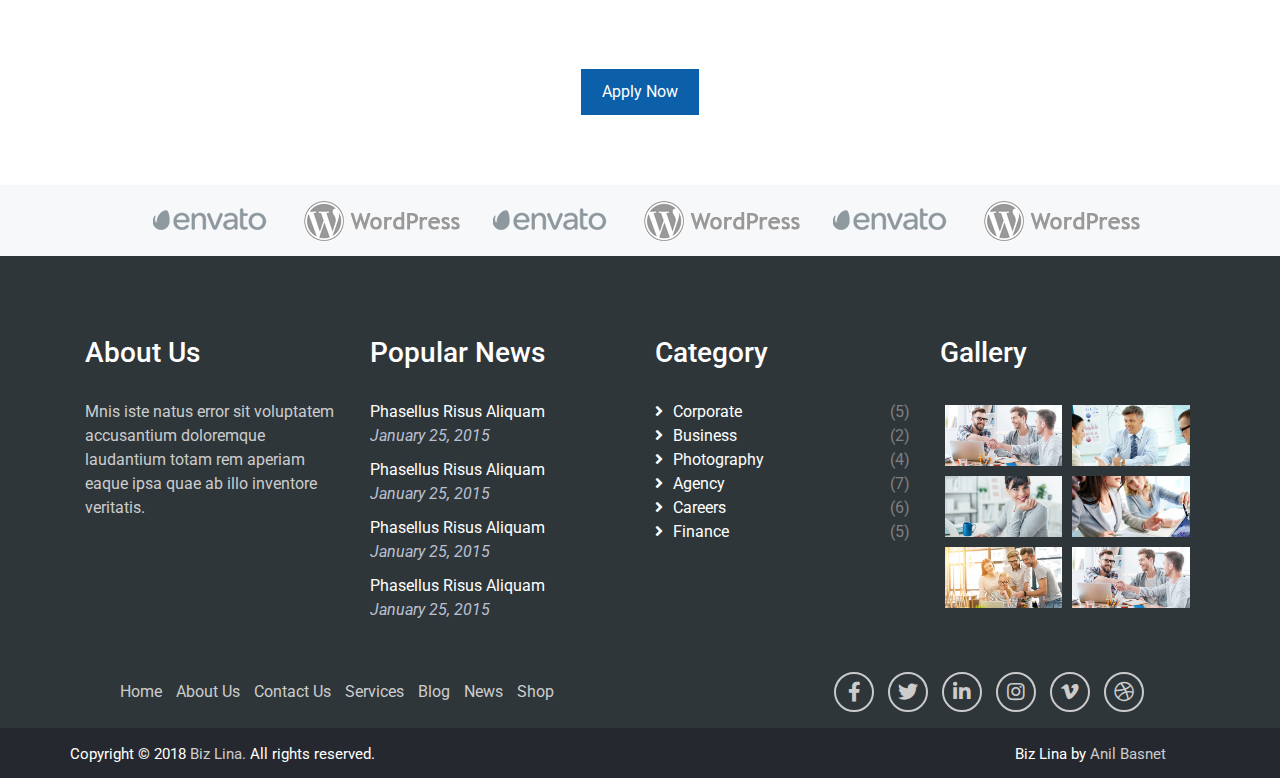
<file: Template/contact.html>
<!DOCTYPE html>
<html lang="en">
<head>
    <meta charset="UTF-8">
    <meta name="viewport" content="width=device-width, initial-scale=1.0">
    <meta http-equiv="X-UA-Compatible" content="ie=edge">
    <title>Document</title>
    <link href="https://fonts.googleapis.com/css?family=Roboto" rel="stylesheet">
    <link rel="stylesheet" href="https://use.fontawesome.com/releases/v5.3.1/css/all.css">
    <link rel="stylesheet" href="https://stackpath.bootstrapcdn.com/bootstrap/4.1.3/css/bootstrap.min.css">
    <link rel="stylesheet" href="scss/contact.css">
</head>
<body>
        <header class="info">
                <div class="container">
                    <div class="row mt-5 mb-3">
                        <div class="col-lg-3">
                            <a href="#"><img src="img/logo.png" alt=""></a>
                        </div>
                        <div class="col-lg-9">
                            <ul class="header-info d-flex justify-content-around">
                                <li class="header-email ">
                                    <div class="header-email-logo">
                                        <i class="far fa-envelope-open"></i>
                                    </div>
                                    <div class="header-email-info">
                                        <span>Email</span>
                                        <a href="mailto:mail@example.com">mail@example.com</a>
                                    </div>
                                </li>
                                <li class="header-map">
                                    <div class="header-map-logo">
                                        <i class="fas fa-map-marked-alt"></i>
                                    </div>
                                    <div class="header-map-info">
                                        <span>Address</span>
                                        <span class="left">Melbourne, Australia</span>
                                    </div>
                                </li>
                                <li class="header-clock">
                                    <div class="header-clock-logo">
                                        <i class="far fa-clock"></i>
                                    </div>
                                    <div class="header-clock-info">
                                        <span>Opening Hour</span>
                                        <span class="left">10:00 AM - 5:00 PM</span>
                                    </div>
                                </li>
                                <a class="header-apply d-flex justify-content-around" href="#">Apply Now</a>
                            </ul>
                        </div>
                    </div>
        
        
        
                    <!-- Navbar -->
                </div>
        
            </header>

            <main>
                    <section class="main-menu  d-flex align-items-center  bg">
                            <div class="container">
                                <nav class="navbar navbar-expand-lg navbar-light">
                                    <div class="collapse navbar-collapse" id="navbarSupportedContent">
                                        <ul class="navbar-nav mr-auto">
                                            <li class=" dropdown">
                                                <a class="nav-link home" href="#">
                                                    HOME <i class="fas fa-angle-down"></i>
                                                </a>
                                                <div class="dropdown-menu" aria-labelledby="navbarDropdown">
                                                    <a class="dropdown-item" href="#">Home V1</a>
                                                    <div class="dropdown-divider"></div>
                                                    <a class="dropdown-item" href="#">Home V2</a>
                                                    <div class="dropdown-divider"></div>
                                                    <a class="dropdown-item" href="#">Home V3</a>
                                                    <div class="dropdown-divider"></div>
                                                    <a class="dropdown-item" href="#">Landing</a>
                                                </div>
                                            
                                            <li class=" dropdown">
                                                <a class="nav-link home" href="#">
                                                    PAGES <i class="fas fa-angle-down"></i>
                                                </a>
                                                <div class="dropdown-menu" aria-labelledby="navbarDropdown">
                                                        <a class="dropdown-item" href="#">Service</a>
                                                        <div class="dropdown-divider"></div>
                                                        <a class="dropdown-item" href="#">Portfolio</a>
                                                        <div class="dropdown-divider"></div>
                                                        <a class="dropdown-item" href="#">404 Error</a>
                                                        <div class="dropdown-divider"></div>
                                                        <a class="dropdown-item" href="#">Single Portf</a>
                                                </div>
                                            <li class=" dropdown">
                                                <a class="nav-link home" href="#">
                                                    ELEMENTS <i class="fas fa-angle-down"></i>
                                                </a>
                                                <div class="dropdown-menu" aria-labelledby="navbarDropdown">
                                                   <div class="element-ul   d-flex">
                                                       <ul>
                                                           <li><a class="dropdown-item" href="#">Home V1</a>
                                                            <div class="dropdown-divider"></div></li>
                                                           <li><a class="dropdown-item" href="#">Home V2</a>
                                                            <div class="dropdown-divider"></div></li>
                                                           <li> <a class="dropdown-item" href="#">Home V3</a>
                                                            <div class="dropdown-divider"></div></li>
                                                           <li><a class="dropdown-item" href="#">Landing</a></li>
                                                       </ul>
                                                       <ul>
                                                            <li><a class="dropdown-item" href="#">Service</a>
                                                                <div class="dropdown-divider"></div></li>
                                                            <li><a class="dropdown-item" href="#">Portfolio</a>
                                                                <div class="dropdown-divider"></div></li>
                                                            <li> <a class="dropdown-item" href="#">404 Error</a>
                                                                <div class="dropdown-divider"></div></li>
                                                            <li><a class="dropdown-item" href="#">Single Portf</a></li>
                                                        </ul>
                                                        <ul>
                                                                <li><a class="dropdown-item" href="#">Teams</a>
                                                                    <div class="dropdown-divider"></div></li>
                                                                <li><a class="dropdown-item" href="#">Latest Post</a>
                                                                    <div class="dropdown-divider"></div></li>
                                                                <li><a class="dropdown-item" href="#">Images</a>
                                                                    <div class="dropdown-divider"></div></li>
                                                                <li><a class="dropdown-item" href="#">Etline Icon</a>
                                                                    </li>
                                                            </ul>
                                                            <ul>
                                                                    <li><a class="dropdown-item" href="#">Column Grid</a>
                                                                        <div class="dropdown-divider"></div></li>
                                                                    <li><a class="dropdown-item" href="#">Social Links</a>
                                                                        <div class="dropdown-divider"></div></li>
                                                                    <li><a class="dropdown-item" href="#">Button</a>
                                                                        <div class="dropdown-divider"></div></li>
                                                                    <li><a class="dropdown-item" href="#">Inner Header</a>
                                                                        </li>
                                                                </ul>
                                                   </div>
                                                </div>
                                            <li class=" dropdown">
                                                <a class="nav-link home" href="#">
                                                    ABOUT
                                                </a>
                                                
                                            </li>
                                            <li class=" dropdown">
                                                    <a class="nav-link home" href="#">
                                                        CONTACT
                                                    </a>
                                                    
                                                </li>
                                                <li class=" dropdown">
                                                        <a class="nav-link home" href="#">
                                                            BLOG <i class="fas fa-angle-down"></i>
                                                        </a>
                                                        <div class="dropdown-menu" aria-labelledby="navbarDropdown">
                                                                <a class="dropdown-item" href="#">Blog Grid</a>
                                                                <div class="dropdown-divider"></div>
                                                                <a class="dropdown-item" href="#">Blog Grid</a>
                                                                <div class="dropdown-divider"></div>
                                                                <a class="dropdown-item" href="#">Left Sidebar</a>
                                                                <div class="dropdown-divider"></div>
                                                                <a class="dropdown-item" href="#">Right Sidebar</a>
                                                                <div class="dropdown-divider"></div>
                                                                <a class="dropdown-item" href="#">Three Column</a>
                                                                <div class="dropdown-divider"></div>
                                                                <a class="dropdown-item" href="#">Single Blog</a>
                                                        </div>
                                                    </li>
                                                    <li class=" dropdown">
                                                            <a class="nav-link home" href="#">
                                                                    TYPOGRAPHYS
                                                            </a>
                                                           
                                                        </li>
                                            
                    
                                        </ul>
                    
                                        <div class="social-blank mb-0 pb-0">
                                                <ul id="social">
                                                        <li> <a href=""><i class="fab fa-facebook-f"></i></a> </li>
                                                        <li> <a href=""> <i class="fab fa-youtube"></i></a></li>
                                                        <li> <a href=""><i class="fab fa-twitter"></i></a> </li>
                                                        <li> <a href=""><i class="fab fa-linkedin-in"></i></a> </li>
                                                        <li> <a href=""><i class="fab fa-instagram"></i></a> </li>
                                                        <li> <a href=""><i class="fas fa-search"></i></a> </li>
                                                    </ul>
                                        </div>
                                        
                    
                                    </div>
                                </nav>
                            </div>
                        </section>

                        <!-- Intro  -->
    <section id="intro">
            <div class="row justify-content-center mb-5 ">
                    <div class="col-lg-7 text-center mt-100">
                        <h1>Contact Us</h1>
                      <a href="">Home</a>
                      <i class="fas fa-angle-right"></i>
                      <span>Contact Us</span>
                    </div>
                </div>
        </div>
    </section>

            <!-- Contact -->
        <section class="contact">
                <div class="container">
                    <div class="row p-100">
                        <div class="col-lg-6 ">
                            <div class="left">
                                    <h4>Drop us A Line</h4>
                                    <p>Mnis iste natus error sit voluptatem accusantium doloremque laudantium totam rem aperiam
                                        eaque ipsa quae ab illo inventore veritatis.</p>
                                    <input id="text" type="text" placeholder="Name*">
                                    <input id="text" type="text" placeholder="Email*">
                                    <textarea name="" id="" cols="70" rows="10"></textarea>
                                    <a href="#" class="explore ">SEND MESSAGE</a>
                            </div>
                        
    
                        </div>
                        <div class="col-lg-6 ">
                            <div class="quick-contact">
                                    <div class="col-lg-12">
                                            <div class="q-contact">
                                                    <h3 class="q-title">Quick Contact</h3>
                                                    <i class="fas fa-phone"></i>
                                                    <span>(800) 123 45 67</span>
                                            </div>
                                        </div>
    
                                        
                            <div class="col-lg-12">
                                    <div class="q-contact">
                                            <i class="fas fa-envelope"></i>
                                            <span> info@anilbasnet.com</span>
                                    </div>
                                </div>
    
                                <div class="col-lg-12">
                                        <div class="q-contact">
                                                <i class="fas fa-map-marker-alt"></i>
                                                <span> 121 King Street, Melbourne, Victoria 3000, Australia</span>
                                        </div>
                                    </div>
    
                                    
                                    </div>
                                    <div class="col-lg-12">
                                            <div class="map">
                                                <iframe src="https://www.google.com/maps/embed?pb=!1m18!1m12!1m3!1d4360.7038781906795!2d49.85423296181149!3d40.38057434667274!2m3!1f0!2f0!3f0!3m2!1i1024!2i768!4f13.1!3m3!1m2!1s0x40307d0622829687%3A0xa4a0cdf29ebd7d4c!2sAzerbaijan+Railways+CJSC!5e0!3m2!1sen!2s!4v1537879127496"
                                                    width="600" height="450" frameborder="0" style="border:0" allowfullscreen></iframe>
                                            </div>
                                        </div>
    
                            </div>
                            
    
    
    
    
                           
    
                           
    
    
    
                    </div>
                </div>
            </section>

             <!-- We're Hiring -->
        <section class="hiring">
                <div class="container">
                    <div class="row">
                        <div class="row justify-content-center mt-5 mb-5 ">
                            <div class="col-lg-7 text-center">
                                <span>We're Hiring</span>
                                <h1>Interested? Get in touch with us at</h1>
                                <span class="before"></span>
                                <p class="text-gray">Nullam vulputate lorem ut leo. Sed volutpat. Etiam non pede. Nullam et
                                    mauris. Praesent sed
                                    elit.
                                    Nulla posuere. Etiam sit amet turpis. Nullam mattis libero non</p>
                            </div>
                        </div>
                    </div>
                    <div class="row ">
                        <div class="col-md-4 offset-md-4 ">
                            <div class="text-center">
                                <a href="#" class="explore ">Apply Now</a>
                            </div>
                        </div>
                    </div>
                </div>
            </section>

            <!-- Client Logo -->
        <section class="client-logo">
                <div class="container">
                    <div class="row">
                        <div class="logo-item">
                            <a href=""><img src="img/client-new-1.png" alt=""></a>
                        </div>
                        <div class="logo-item">
                            <a href=""><img src="img/client-new-2.png" alt=""></a>
                        </div>
                        <div class="logo-item">
                            <a href=""><img src="img/client-new-1.png" alt=""></a>
                        </div>
                        <div class="logo-item">
                            <a href=""><img src="img/client-new-2.png" alt=""></a>
                        </div>
                        <div class="logo-item">
                            <a href=""><img src="img/client-new-1.png" alt=""></a>
                        </div>
                        <div class="logo-item">
                            <a href=""><img src="img/client-new-2.png" alt=""></a>
                        </div>
                    </div>
                </div>
            </section>


            </main>

            <footer class="widget">
                    <div class="container">
                        <section class="widget-up">
                            <div class="row p-80">
                                <div class="content d-flex">
            
                                <div class="col-lg-3">
                                    <div class="about">
                                        <h3 class="line">About Us </h3>
                                        <span></span>
                                        <p >Mnis iste natus error sit voluptatem accusantium doloremque laudantium totam rem aperiam
                                            eaque ipsa quae ab illo inventore veritatis.</p>
                                    </div>
                                </div>
                                <div class="col-lg-3">
                                    <div class="popular">
                                        <h3>Popular News <span class="line"></span></h3>
                                        <div class="info">
                                            <a href="">Phasellus Risus Aliquam</a>
                                            <span>January 25, 2015</span>
                                        </div>
                                        <div class="info">
                                            <a href="">Phasellus Risus Aliquam</a>
                                            <span>January 25, 2015</span>
                                        </div>
                                        <div class="info">
                                            <a href="">Phasellus Risus Aliquam</a>
                                            <span>January 25, 2015</span>
                                        </div>
                                        <div class="info">
                                            <a href="">Phasellus Risus Aliquam</a>
                                            <span>January 25, 2015</span>
                                        </div>
                                    </div>
                                </div>
                                <div class="col-lg-3">
                                    <div class="category ">
                                        <h3>Category <span class="line"></span></h3>
                                        <div class="list "> <i class="fas fa-angle-right"></i><a href="">Corporate <span>(5)</span></a></div>
                                        <div class="list"><i class="fas fa-angle-right"></i><a href="">Business </a><span>(2)</span></div>
                                        <div class="list"><i class="fas fa-angle-right"></i><a href="">Photography </a><span>(4)</span></div>
                                        <div class="list"><i class="fas fa-angle-right"></i><a href="">Agency </a><span>(7)</span></div>
                                        <div class="list"><i class="fas fa-angle-right"></i><a href="">Careers </a><span>(6)</span></div>
                                        <div class="list"><i class="fas fa-angle-right"></i><a href="">Finance </a><span>(5)
                                            </span></div>
                                    </div>
                                </div>
                                <div class="col-lg-3">
                                    <div class="Gallery">
                                        <h3>Gallery <span class="line"></span></h3>
                                   <div class="gallery">
                                       <a href=""><img src="img/blog-1.jpg" alt=""></a>
                                   </div>
                                   <div class="gallery "><a href=""><img src="img/blog-2.jpg" alt=""></a></div>
                                   <div class="gallery "><a href=""><img src="img/blog-3.jpg" alt=""></a></div>
                                   <div class="gallery"><a href=""><img src="img/blog-4.jpg" alt=""></a></div>
                                   <div class="gallery"><a href=""><img src="img/blog-5.jpg" alt=""></a></div>
                                   <div class="gallery"><a href=""><img src="img/blog-1.jpg" alt=""></a></div>
                                </div>
                            </div>
                            </div>
                        </div>
                        <div class="row down-menu">
                                <div class="blog d-flex align-items-center ">
                                    <ul class="menu">
                                        <li> <a href="">Home</a> </li>
                                        <li> <a href="">About Us</a> </li>
                                        <li> <a href="">Contact Us</a></li>
                                        <li><a href="">Services </a></li>
                                        <li> <a href="">Blog</a></li>
                                        <li> <a href="">News</a></li>
                                        <li> <a href="">Shop</a></li>
                                    </ul>
                                    <ul class="social">
                                        <li><a href=""><i class="fab fa-facebook-f facebook"></i></a></li>
                                        <li><a href=""><i class="fab fa-twitter twitter"></i></a></li>
                                        <li><a href=""><i class="fab fa-linkedin-in linkedin"></i></a></li>
                                        <li><a href=""><i class="fab fa-instagram instagram"></i></a></li>
                                        <li><a href=""><i class="fab fa-vimeo-v"></i></a></li>
                                        <li><a href=""><i class="fab fa-dribbble"></i></a></li>
                                    </ul>
                                </div>
                                
                            </div>
                        </section>
                        
                    </div>
                    <section class="widget-down">
                        <div class="container">
                            <div class="row ">
                                <div class="end d-flex justify-content-between " >
                                        <div class="left">
                                                <span>Copyright © 2018</span>
                                                <a href="">Biz Lina.</a>
                                                <span>All rights reserved.</span>
                                        </div>
                                        <div class="right">
                                            <span>Biz Lina by</span>
                                            <a href="">Anil Basnet</a>
                                        </div>
                                </div>
                                
                            </div>
                        </div>
                            
                     </section>
                </footer>
</body>
</html>
</file>
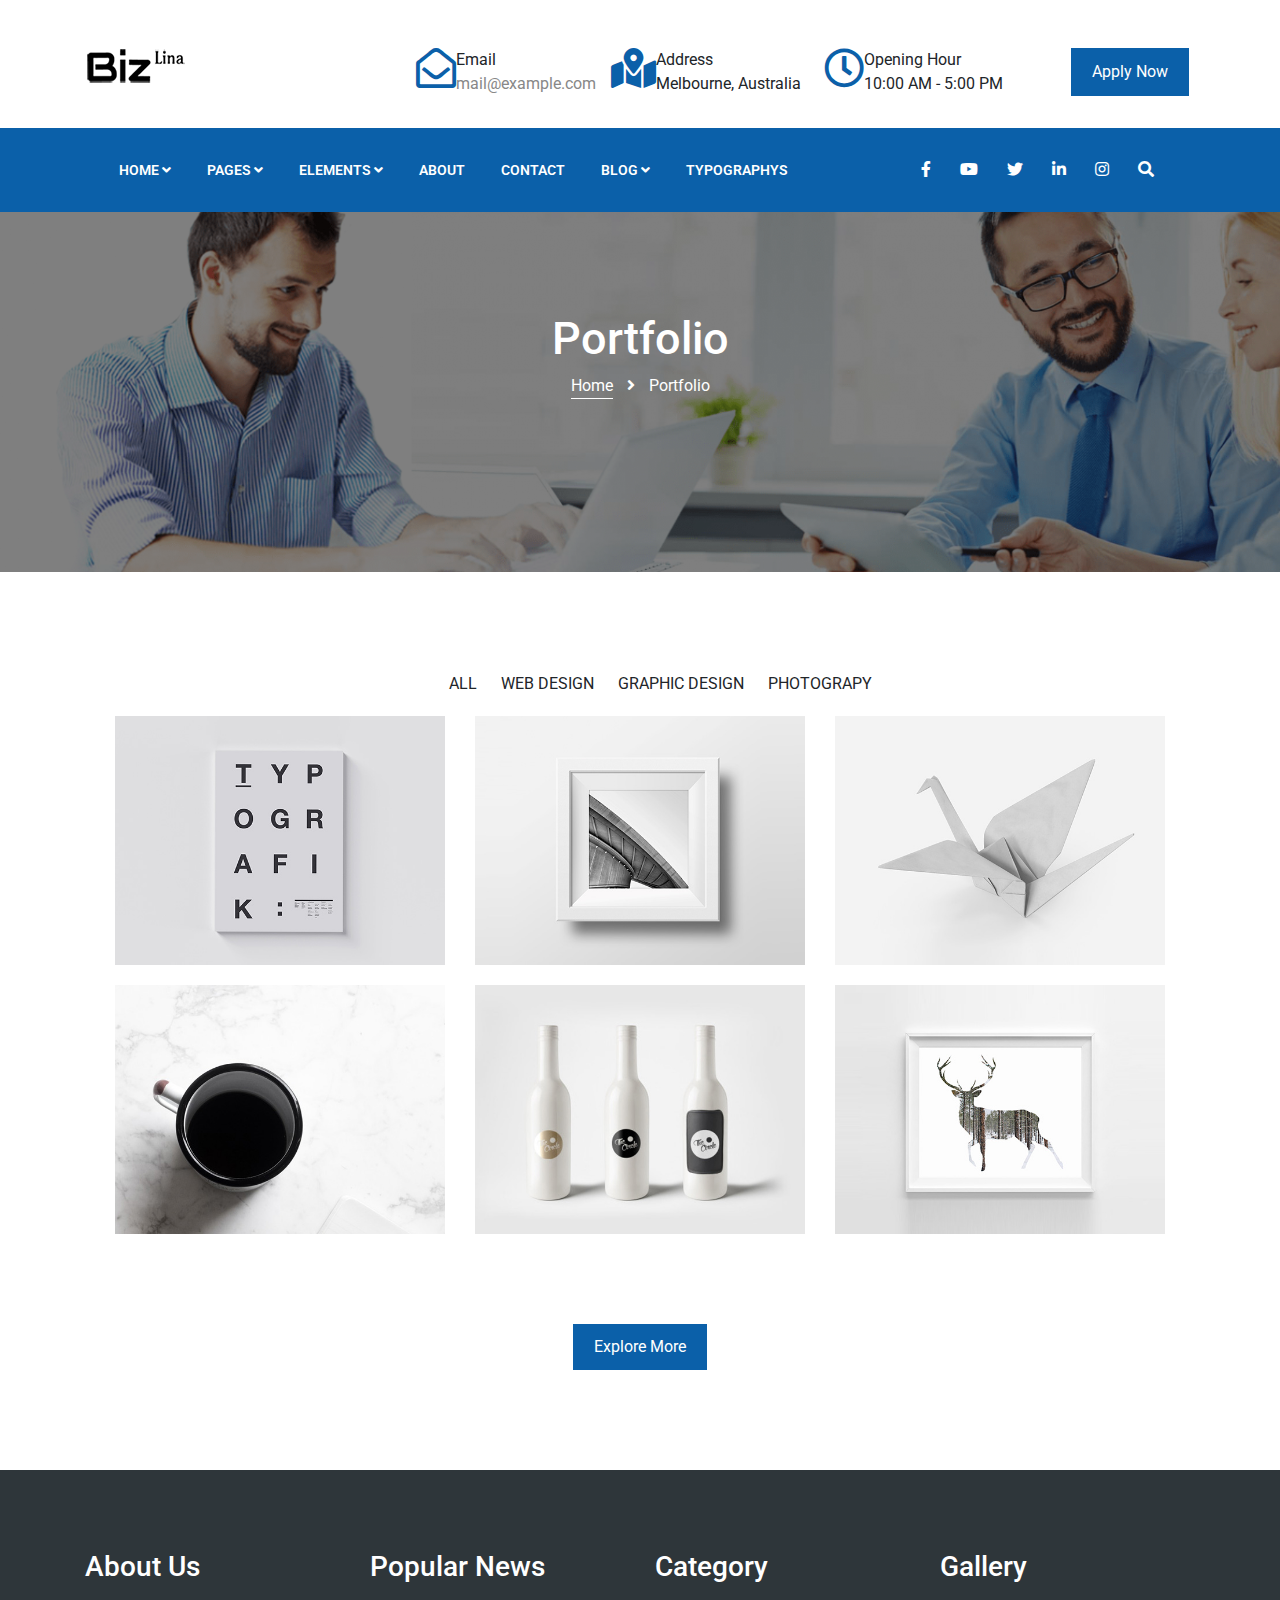
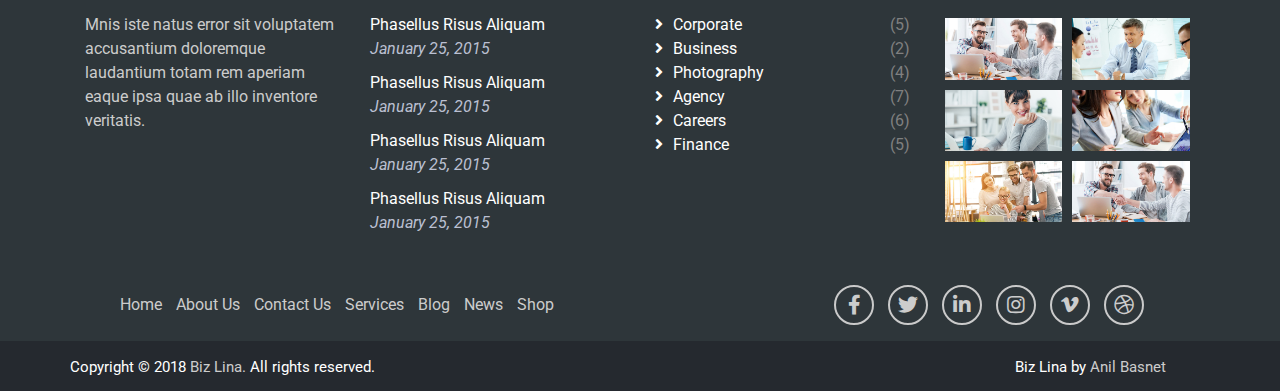
<file: Template/portfolio.html>
<!DOCTYPE html>
<html lang="en">
<head>
    <meta charset="UTF-8">
    <meta name="viewport" content="width=device-width, initial-scale=1.0">
    <meta http-equiv="X-UA-Compatible" content="ie=edge">
    <title>Document</title>
    <link href="https://fonts.googleapis.com/css?family=Roboto" rel="stylesheet">
    <link rel="stylesheet" href="https://use.fontawesome.com/releases/v5.3.1/css/all.css">
    <link rel="stylesheet" href="https://stackpath.bootstrapcdn.com/bootstrap/4.1.3/css/bootstrap.min.css">
    <link rel="stylesheet" href="scss/portfolio.css">
</head>
<body>
        <header class="info">
                <div class="container">
                    <div class="row mt-5 mb-3">
                        <div class="col-lg-3">
                            <a href="#"><img src="img/logo.png" alt=""></a>
                        </div>
                        <div class="col-lg-9">
                            <ul class="header-info d-flex justify-content-around">
                                <li class="header-email ">
                                    <div class="header-email-logo">
                                        <i class="far fa-envelope-open"></i>
                                    </div>
                                    <div class="header-email-info">
                                        <span>Email</span>
                                        <a href="mailto:mail@example.com">mail@example.com</a>
                                    </div>
                                </li>
                                <li class="header-map">
                                    <div class="header-map-logo">
                                        <i class="fas fa-map-marked-alt"></i>
                                    </div>
                                    <div class="header-map-info">
                                        <span>Address</span>
                                        <span class="left">Melbourne, Australia</span>
                                    </div>
                                </li>
                                <li class="header-clock">
                                    <div class="header-clock-logo">
                                        <i class="far fa-clock"></i>
                                    </div>
                                    <div class="header-clock-info">
                                        <span>Opening Hour</span>
                                        <span class="left">10:00 AM - 5:00 PM</span>
                                    </div>
                                </li>
                                <a class="header-apply d-flex justify-content-around" href="#">Apply Now</a>
                            </ul>
                        </div>
                    </div>
        
        
        
                    <!-- Navbar -->
                </div>
        
            </header>
        
            <main>
        
            <section class="main-menu  d-flex align-items-center  bg">
                <div class="container">
                    <nav class="navbar navbar-expand-lg navbar-light">
                        <div class="collapse navbar-collapse" id="navbarSupportedContent">
                            <ul class="navbar-nav mr-auto">
                                <li class=" dropdown">
                                    <a class="nav-link home" href="#">
                                        HOME <i class="fas fa-angle-down"></i>
                                    </a>
                                    <div class="dropdown-menu" aria-labelledby="navbarDropdown">
                                        <a class="dropdown-item" href="#">Home V1</a>
                                        <div class="dropdown-divider"></div>
                                        <a class="dropdown-item" href="#">Home V2</a>
                                        <div class="dropdown-divider"></div>
                                        <a class="dropdown-item" href="#">Home V3</a>
                                        <div class="dropdown-divider"></div>
                                        <a class="dropdown-item" href="#">Landing</a>
                                    </div>
                                
                                <li class=" dropdown">
                                    <a class="nav-link home" href="#">
                                        PAGES <i class="fas fa-angle-down"></i>
                                    </a>
                                    <div class="dropdown-menu" aria-labelledby="navbarDropdown">
                                            <a class="dropdown-item" href="#">Service</a>
                                            <div class="dropdown-divider"></div>
                                            <a class="dropdown-item" href="#">Portfolio</a>
                                            <div class="dropdown-divider"></div>
                                            <a class="dropdown-item" href="#">404 Error</a>
                                            <div class="dropdown-divider"></div>
                                            <a class="dropdown-item" href="#">Single Portf</a>
                                    </div>
                                <li class=" dropdown">
                                    <a class="nav-link home" href="#">
                                        ELEMENTS <i class="fas fa-angle-down"></i>
                                    </a>
                                    <div class="dropdown-menu" aria-labelledby="navbarDropdown">
                                       <div class="element-ul   d-flex">
                                           <ul>
                                               <li><a class="dropdown-item" href="#">Home V1</a>
                                                <div class="dropdown-divider"></div></li>
                                               <li><a class="dropdown-item" href="#">Home V2</a>
                                                <div class="dropdown-divider"></div></li>
                                               <li> <a class="dropdown-item" href="#">Home V3</a>
                                                <div class="dropdown-divider"></div></li>
                                               <li><a class="dropdown-item" href="#">Landing</a></li>
                                           </ul>
                                           <ul>
                                                <li><a class="dropdown-item" href="#">Service</a>
                                                    <div class="dropdown-divider"></div></li>
                                                <li><a class="dropdown-item" href="#">Portfolio</a>
                                                    <div class="dropdown-divider"></div></li>
                                                <li> <a class="dropdown-item" href="#">404 Error</a>
                                                    <div class="dropdown-divider"></div></li>
                                                <li><a class="dropdown-item" href="#">Single Portf</a></li>
                                            </ul>
                                            <ul>
                                                    <li><a class="dropdown-item" href="#">Teams</a>
                                                        <div class="dropdown-divider"></div></li>
                                                    <li><a class="dropdown-item" href="#">Latest Post</a>
                                                        <div class="dropdown-divider"></div></li>
                                                    <li><a class="dropdown-item" href="#">Images</a>
                                                        <div class="dropdown-divider"></div></li>
                                                    <li><a class="dropdown-item" href="#">Etline Icon</a>
                                                        </li>
                                                </ul>
                                                <ul>
                                                        <li><a class="dropdown-item" href="#">Column Grid</a>
                                                            <div class="dropdown-divider"></div></li>
                                                        <li><a class="dropdown-item" href="#">Social Links</a>
                                                            <div class="dropdown-divider"></div></li>
                                                        <li><a class="dropdown-item" href="#">Button</a>
                                                            <div class="dropdown-divider"></div></li>
                                                        <li><a class="dropdown-item" href="#">Inner Header</a>
                                                            </li>
                                                    </ul>
                                       </div>
                                    </div>
                                <li class=" dropdown">
                                    <a class="nav-link home" href="#">
                                        ABOUT
                                    </a>
                                    
                                </li>
                                <li class=" dropdown">
                                        <a class="nav-link home" href="#">
                                            CONTACT
                                        </a>
                                        
                                    </li>
                                    <li class=" dropdown">
                                            <a class="nav-link home" href="#">
                                                BLOG <i class="fas fa-angle-down"></i>
                                            </a>
                                            <div class="dropdown-menu" aria-labelledby="navbarDropdown">
                                                    <a class="dropdown-item" href="#">Blog Grid</a>
                                                    <div class="dropdown-divider"></div>
                                                    <a class="dropdown-item" href="#">Blog Grid</a>
                                                    <div class="dropdown-divider"></div>
                                                    <a class="dropdown-item" href="#">Left Sidebar</a>
                                                    <div class="dropdown-divider"></div>
                                                    <a class="dropdown-item" href="#">Right Sidebar</a>
                                                    <div class="dropdown-divider"></div>
                                                    <a class="dropdown-item" href="#">Three Column</a>
                                                    <div class="dropdown-divider"></div>
                                                    <a class="dropdown-item" href="#">Single Blog</a>
                                            </div>
                                        </li>
                                        <li class=" dropdown">
                                                <a class="nav-link home" href="#">
                                                        TYPOGRAPHYS
                                                </a>
                                               
                                            </li>
                                
        
                            </ul>
        
                            <div class="social-blank mb-0 pb-0">
                                    <ul id="social">
                                            <li> <a href=""><i class="fab fa-facebook-f"></i></a> </li>
                                            <li> <a href=""> <i class="fab fa-youtube"></i></a></li>
                                            <li> <a href=""><i class="fab fa-twitter"></i></a> </li>
                                            <li> <a href=""><i class="fab fa-linkedin-in"></i></a> </li>
                                            <li> <a href=""><i class="fab fa-instagram"></i></a> </li>
                                            <li> <a href=""><i class="fas fa-search"></i></a> </li>
                                        </ul>
                            </div>
                            
        
                        </div>
                    </nav>
                </div>
            </section>

            <!-- Intro  -->
            <section id="intro">
                    <div class="row justify-content-center mb-5 ">
                            <div class="col-lg-7 text-center mt-100">
                                <h1> Portfolio</h1>
                              <a href="">Home</a>
                              <i class="fas fa-angle-right"></i>
                              <span> Portfolio</span>
                            </div>
                        </div>
                </div>
            </section>

             <!-- Our Works -->
        <section class="our-works">
                <div class="container">
                    
    
    
                    <div class="portfolio">
    
                        <div class="container">
                            <div class="row mt-100">
    
                                <ul>
                                    <li class="active"><a id="all">ALL</a></li>
                                    <li class="title"><a id="web-d">WEB DESIGN</a></li>
                                    <li class="title"><a id="grap-d">GRAPHIC DESIGN</a></li>
                                    <li class="title"><a id="photograpy">PHOTOGRAPY</a></li>
                                </ul>
                            </div>
    
    
                            <div class="row isotop">
                                <!--  <div class="isotop" > -->
                                <div class="col-lg-4 element-item all photograpy  "><img src="img/portfolio-1.jpg" alt=""></div>
                                <div class="col-lg-4 element-item all graphic-design"><img src="img/portfolio-2.jpg" alt=""></div>
                                <div class="col-lg-4 element-item all photograpy"><img src="img/portfolio-3.jpg" alt=""></div>
                                <div class="col-lg-4 element-item all web-design"><img src="img/portfolio-4.jpg" alt=""></div>
                                <div class="col-lg-4 element-item all photograpy"><img src="img/portfolio-5.jpg" alt=""></div>
                                <div class="col-lg-4 element-item all graphic-design"><img src="img/portfolio-6.jpg" alt=""></div>
    
                                <!--    </div> -->
    
                            </div>
    
                            <div class="row ">
                                <div class="col-md-4 offset-md-4 ">
                                    <div class="text-center">
                                        <a href="#" class="explore ">Explore More</a>
                                    </div>
                                </div>
                            </div>
    
                        </div>
    
                    </div>
            </section>

            </main>

            <footer class="widget mt-100">
                    <div class="container">
                        <section class="widget-up">
                            <div class="row p-80">
                                <div class="content d-flex">
            
                                <div class="col-lg-3">
                                    <div class="about">
                                        <h3 class="line">About Us </h3>
                                        <span></span>
                                        <p >Mnis iste natus error sit voluptatem accusantium doloremque laudantium totam rem aperiam
                                            eaque ipsa quae ab illo inventore veritatis.</p>
                                    </div>
                                </div>
                                <div class="col-lg-3">
                                    <div class="popular">
                                        <h3>Popular News <span class="line"></span></h3>
                                        <div class="info">
                                            <a href="">Phasellus Risus Aliquam</a>
                                            <span>January 25, 2015</span>
                                        </div>
                                        <div class="info">
                                            <a href="">Phasellus Risus Aliquam</a>
                                            <span>January 25, 2015</span>
                                        </div>
                                        <div class="info">
                                            <a href="">Phasellus Risus Aliquam</a>
                                            <span>January 25, 2015</span>
                                        </div>
                                        <div class="info">
                                            <a href="">Phasellus Risus Aliquam</a>
                                            <span>January 25, 2015</span>
                                        </div>
                                    </div>
                                </div>
                                <div class="col-lg-3">
                                    <div class="category ">
                                        <h3>Category <span class="line"></span></h3>
                                        <div class="list "> <i class="fas fa-angle-right"></i><a href="">Corporate <span>(5)</span></a></div>
                                        <div class="list"><i class="fas fa-angle-right"></i><a href="">Business </a><span>(2)</span></div>
                                        <div class="list"><i class="fas fa-angle-right"></i><a href="">Photography </a><span>(4)</span></div>
                                        <div class="list"><i class="fas fa-angle-right"></i><a href="">Agency </a><span>(7)</span></div>
                                        <div class="list"><i class="fas fa-angle-right"></i><a href="">Careers </a><span>(6)</span></div>
                                        <div class="list"><i class="fas fa-angle-right"></i><a href="">Finance </a><span>(5)
                                            </span></div>
                                    </div>
                                </div>
                                <div class="col-lg-3">
                                    <div class="Gallery">
                                        <h3>Gallery <span class="line"></span></h3>
                                   <div class="gallery">
                                       <a href=""><img src="img/blog-1.jpg" alt=""></a>
                                   </div>
                                   <div class="gallery "><a href=""><img src="img/blog-2.jpg" alt=""></a></div>
                                   <div class="gallery "><a href=""><img src="img/blog-3.jpg" alt=""></a></div>
                                   <div class="gallery"><a href=""><img src="img/blog-4.jpg" alt=""></a></div>
                                   <div class="gallery"><a href=""><img src="img/blog-5.jpg" alt=""></a></div>
                                   <div class="gallery"><a href=""><img src="img/blog-1.jpg" alt=""></a></div>
                                </div>
                            </div>
                            </div>
                        </div>
                        <div class="row down-menu">
                                <div class="blog d-flex align-items-center ">
                                    <ul class="menu">
                                        <li> <a href="">Home</a> </li>
                                        <li> <a href="">About Us</a> </li>
                                        <li> <a href="">Contact Us</a></li>
                                        <li><a href="">Services </a></li>
                                        <li> <a href="">Blog</a></li>
                                        <li> <a href="">News</a></li>
                                        <li> <a href="">Shop</a></li>
                                    </ul>
                                    <ul class="social">
                                        <li><a href=""><i class="fab fa-facebook-f facebook"></i></a></li>
                                        <li><a href=""><i class="fab fa-twitter twitter"></i></a></li>
                                        <li><a href=""><i class="fab fa-linkedin-in linkedin"></i></a></li>
                                        <li><a href=""><i class="fab fa-instagram instagram"></i></a></li>
                                        <li><a href=""><i class="fab fa-vimeo-v"></i></a></li>
                                        <li><a href=""><i class="fab fa-dribbble"></i></a></li>
                                    </ul>
                                </div>
                                
                            </div>
                        </section>
                        
                    </div>
                    <section class="widget-down">
                        <div class="container">
                            <div class="row ">
                                <div class="end d-flex justify-content-between " >
                                        <div class="left">
                                                <span>Copyright © 2018</span>
                                                <a href="">Biz Lina.</a>
                                                <span>All rights reserved.</span>
                                        </div>
                                        <div class="right">
                                            <span>Biz Lina by</span>
                                            <a href="">Anil Basnet</a>
                                        </div>
                                </div>
                                
                            </div>
                        </div>
                            
                     </section>
                </footer>


            <script src="https://code.jquery.com/jquery-3.3.1.min.js"></script>
            <script src="https://cdnjs.cloudflare.com/ajax/libs/popper.js/1.14.3/umd/popper.min.js"></script>
            <script src="https://stackpath.bootstrapcdn.com/bootstrap/4.1.3/js/bootstrap.min.js"></script>
            <script src="js/isotope-docs.min.js"></script>
            <script src="js/portfolio.js"></script>
           
</body>
</html>
</file>
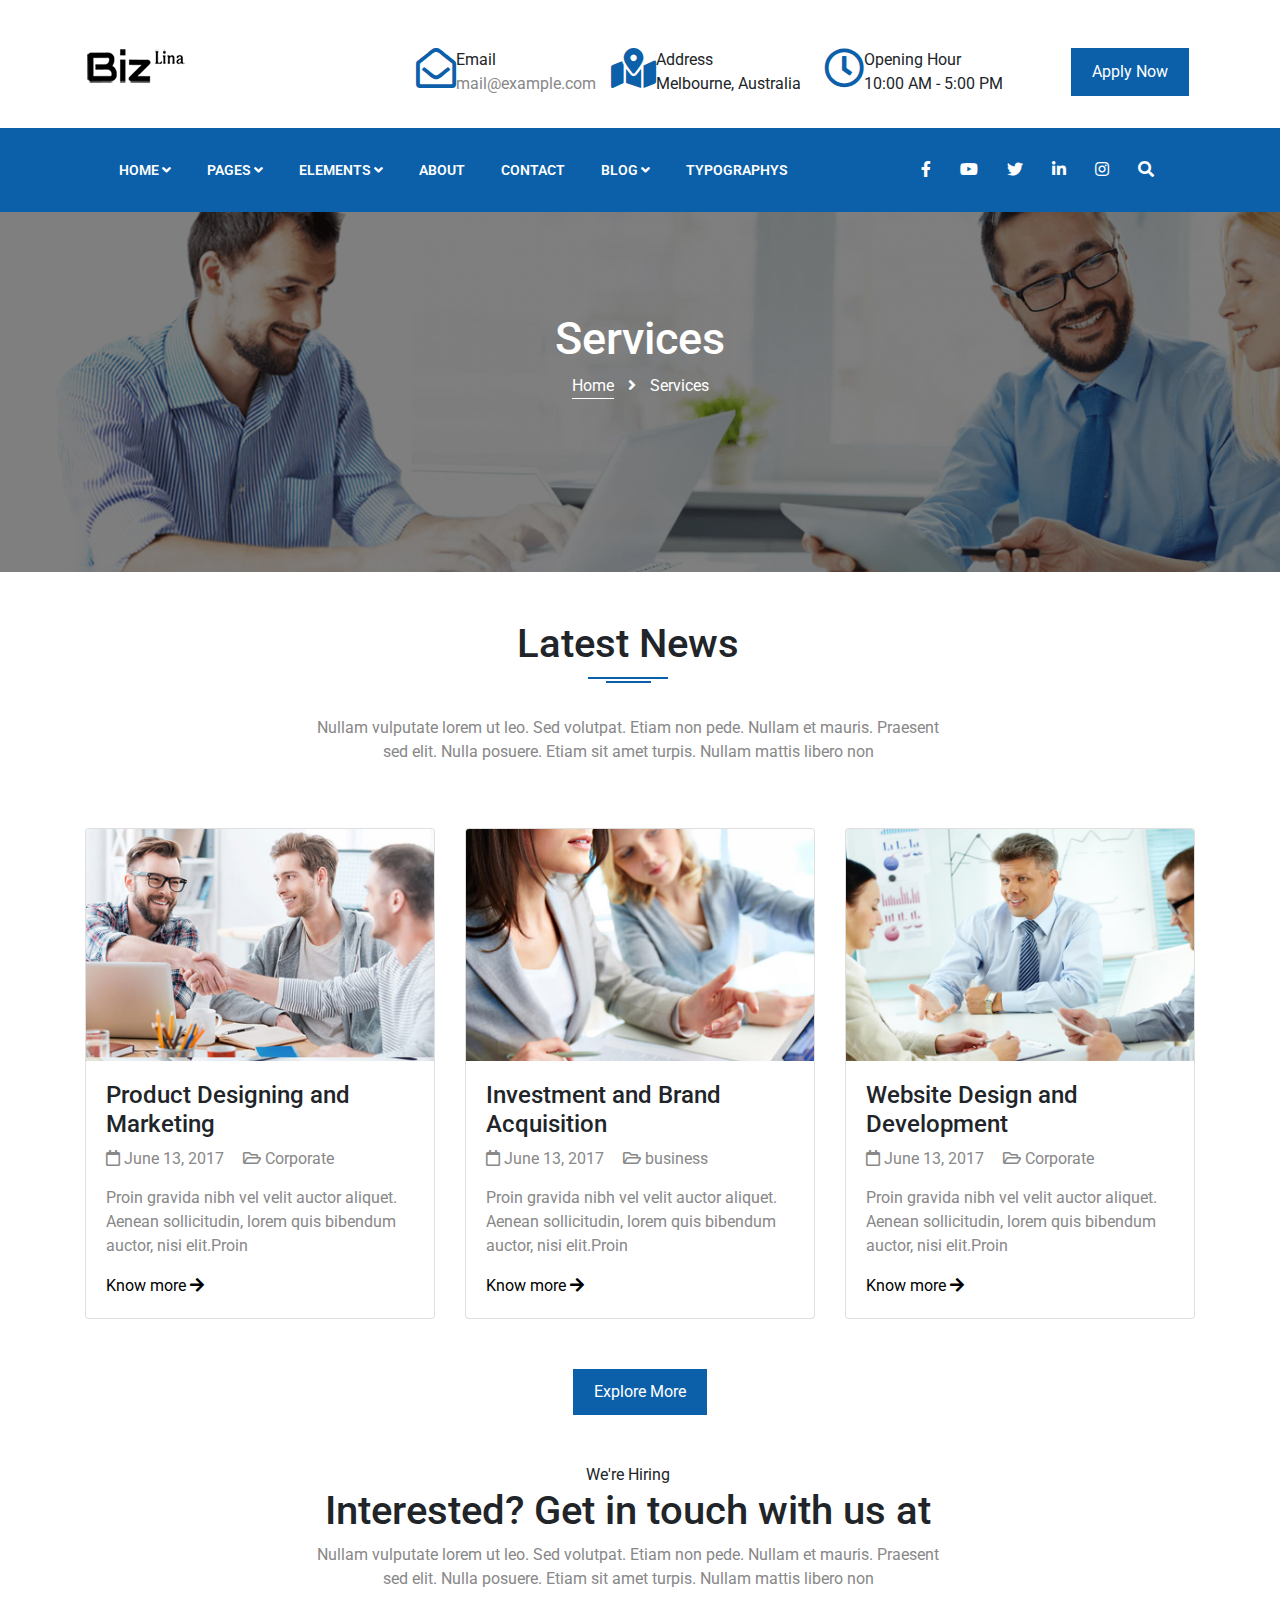
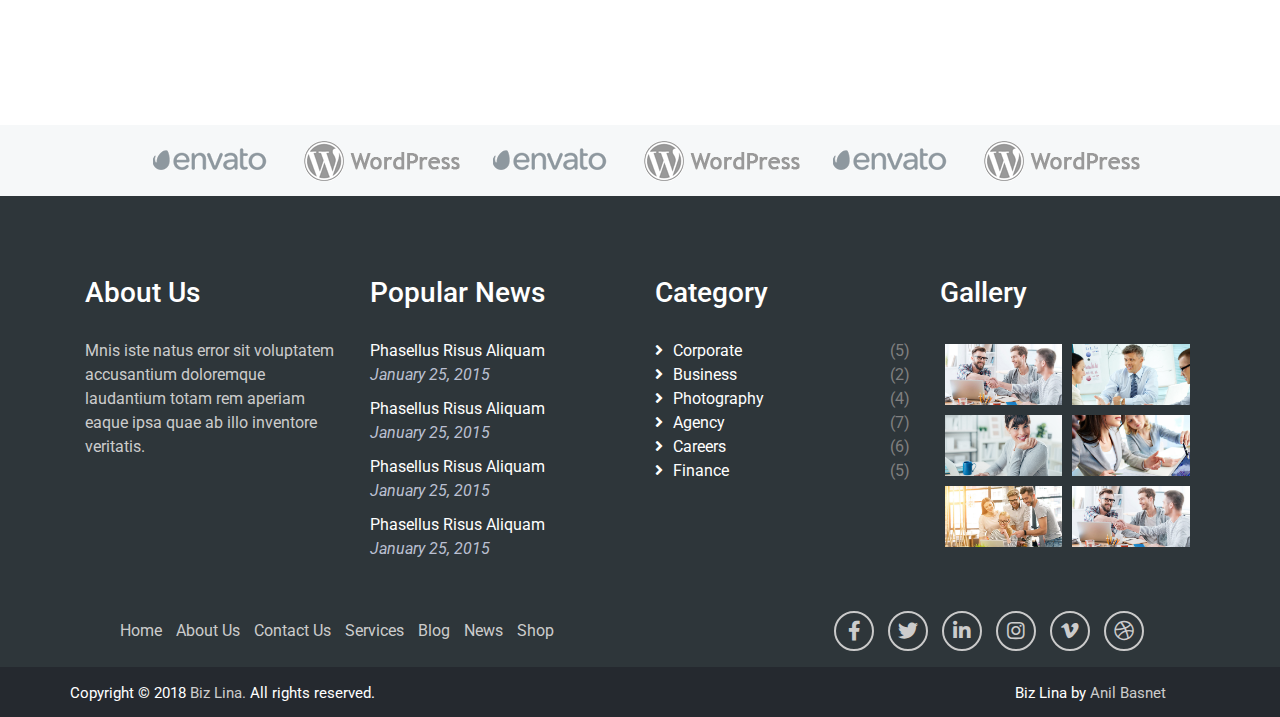
<file: Template/services.html>
<!DOCTYPE html>
<html lang="en">
<head>
    <meta charset="UTF-8">
    <meta name="viewport" content="width=device-width, initial-scale=1.0">
    <meta http-equiv="X-UA-Compatible" content="ie=edge">
    <title>Document</title>
    <link href="https://fonts.googleapis.com/css?family=Roboto" rel="stylesheet">
    <link rel="stylesheet" href="https://use.fontawesome.com/releases/v5.3.1/css/all.css">
    <link rel="stylesheet" href="https://stackpath.bootstrapcdn.com/bootstrap/4.1.3/css/bootstrap.min.css">
    <link rel="stylesheet" href="scss/services.css">
</head>
<body>
        <header class="info">
                <div class="container">
                    <div class="row mt-5 mb-3">
                        <div class="col-lg-3">
                            <a href="#"><img src="img/logo.png" alt=""></a>
                        </div>
                        <div class="col-lg-9">
                            <ul class="header-info d-flex justify-content-around">
                                <li class="header-email ">
                                    <div class="header-email-logo">
                                        <i class="far fa-envelope-open"></i>
                                    </div>
                                    <div class="header-email-info">
                                        <span>Email</span>
                                        <a href="mailto:mail@example.com">mail@example.com</a>
                                    </div>
                                </li>
                                <li class="header-map">
                                    <div class="header-map-logo">
                                        <i class="fas fa-map-marked-alt"></i>
                                    </div>
                                    <div class="header-map-info">
                                        <span>Address</span>
                                        <span class="left">Melbourne, Australia</span>
                                    </div>
                                </li>
                                <li class="header-clock">
                                    <div class="header-clock-logo">
                                        <i class="far fa-clock"></i>
                                    </div>
                                    <div class="header-clock-info">
                                        <span>Opening Hour</span>
                                        <span class="left">10:00 AM - 5:00 PM</span>
                                    </div>
                                </li>
                                <a class="header-apply d-flex justify-content-around" href="#">Apply Now</a>
                            </ul>
                        </div>
                    </div>
        
        
        
                    <!-- Navbar -->
                </div>
        
            </header>
            
            <main>
            <section class="main-menu  d-flex align-items-center  bg">
                <div class="container">
                    <nav class="navbar navbar-expand-lg navbar-light">
                        <div class="collapse navbar-collapse" id="navbarSupportedContent">
                            <ul class="navbar-nav mr-auto">
                                <li class=" dropdown">
                                    <a class="nav-link home" href="#">
                                        HOME <i class="fas fa-angle-down"></i>
                                    </a>
                                    <div class="dropdown-menu" aria-labelledby="navbarDropdown">
                                        <a class="dropdown-item" href="#">Home V1</a>
                                        <div class="dropdown-divider"></div>
                                        <a class="dropdown-item" href="#">Home V2</a>
                                        <div class="dropdown-divider"></div>
                                        <a class="dropdown-item" href="#">Home V3</a>
                                        <div class="dropdown-divider"></div>
                                        <a class="dropdown-item" href="#">Landing</a>
                                    </div>
                                
                                <li class=" dropdown">
                                    <a class="nav-link home" href="#">
                                        PAGES <i class="fas fa-angle-down"></i>
                                    </a>
                                    <div class="dropdown-menu" aria-labelledby="navbarDropdown">
                                            <a class="dropdown-item" href="#">Service</a>
                                            <div class="dropdown-divider"></div>
                                            <a class="dropdown-item" href="#">Portfolio</a>
                                            <div class="dropdown-divider"></div>
                                            <a class="dropdown-item" href="#">404 Error</a>
                                            <div class="dropdown-divider"></div>
                                            <a class="dropdown-item" href="#">Single Portf</a>
                                    </div>
                                <li class=" dropdown">
                                    <a class="nav-link home" href="#">
                                        ELEMENTS <i class="fas fa-angle-down"></i>
                                    </a>
                                    <div class="dropdown-menu" aria-labelledby="navbarDropdown">
                                       <div class="element-ul   d-flex">
                                           <ul>
                                               <li><a class="dropdown-item" href="#">Home V1</a>
                                                <div class="dropdown-divider"></div></li>
                                               <li><a class="dropdown-item" href="#">Home V2</a>
                                                <div class="dropdown-divider"></div></li>
                                               <li> <a class="dropdown-item" href="#">Home V3</a>
                                                <div class="dropdown-divider"></div></li>
                                               <li><a class="dropdown-item" href="#">Landing</a></li>
                                           </ul>
                                           <ul>
                                                <li><a class="dropdown-item" href="#">Service</a>
                                                    <div class="dropdown-divider"></div></li>
                                                <li><a class="dropdown-item" href="#">Portfolio</a>
                                                    <div class="dropdown-divider"></div></li>
                                                <li> <a class="dropdown-item" href="#">404 Error</a>
                                                    <div class="dropdown-divider"></div></li>
                                                <li><a class="dropdown-item" href="#">Single Portf</a></li>
                                            </ul>
                                            <ul>
                                                    <li><a class="dropdown-item" href="#">Teams</a>
                                                        <div class="dropdown-divider"></div></li>
                                                    <li><a class="dropdown-item" href="#">Latest Post</a>
                                                        <div class="dropdown-divider"></div></li>
                                                    <li><a class="dropdown-item" href="#">Images</a>
                                                        <div class="dropdown-divider"></div></li>
                                                    <li><a class="dropdown-item" href="#">Etline Icon</a>
                                                        </li>
                                                </ul>
                                                <ul>
                                                        <li><a class="dropdown-item" href="#">Column Grid</a>
                                                            <div class="dropdown-divider"></div></li>
                                                        <li><a class="dropdown-item" href="#">Social Links</a>
                                                            <div class="dropdown-divider"></div></li>
                                                        <li><a class="dropdown-item" href="#">Button</a>
                                                            <div class="dropdown-divider"></div></li>
                                                        <li><a class="dropdown-item" href="#">Inner Header</a>
                                                            </li>
                                                    </ul>
                                       </div>
                                    </div>
                                <li class=" dropdown">
                                    <a class="nav-link home" href="#">
                                        ABOUT
                                    </a>
                                    
                                </li>
                                <li class=" dropdown">
                                        <a class="nav-link home" href="#">
                                            CONTACT
                                        </a>
                                        
                                    </li>
                                    <li class=" dropdown">
                                            <a class="nav-link home" href="#">
                                                BLOG <i class="fas fa-angle-down"></i>
                                            </a>
                                            <div class="dropdown-menu" aria-labelledby="navbarDropdown">
                                                    <a class="dropdown-item" href="#">Blog Grid</a>
                                                    <div class="dropdown-divider"></div>
                                                    <a class="dropdown-item" href="#">Blog Grid</a>
                                                    <div class="dropdown-divider"></div>
                                                    <a class="dropdown-item" href="#">Left Sidebar</a>
                                                    <div class="dropdown-divider"></div>
                                                    <a class="dropdown-item" href="#">Right Sidebar</a>
                                                    <div class="dropdown-divider"></div>
                                                    <a class="dropdown-item" href="#">Three Column</a>
                                                    <div class="dropdown-divider"></div>
                                                    <a class="dropdown-item" href="#">Single Blog</a>
                                            </div>
                                        </li>
                                        <li class=" dropdown">
                                                <a class="nav-link home" href="#">
                                                        TYPOGRAPHYS
                                                </a>
                                               
                                            </li>
                                
        
                            </ul>
        
                            <div class="social-blank mb-0 pb-0">
                                    <ul id="social">
                                            <li> <a href=""><i class="fab fa-facebook-f"></i></a> </li>
                                            <li> <a href=""> <i class="fab fa-youtube"></i></a></li>
                                            <li> <a href=""><i class="fab fa-twitter"></i></a> </li>
                                            <li> <a href=""><i class="fab fa-linkedin-in"></i></a> </li>
                                            <li> <a href=""><i class="fab fa-instagram"></i></a> </li>
                                            <li> <a href=""><i class="fas fa-search"></i></a> </li>
                                        </ul>
                            </div>
                            
        
                        </div>
                    </nav>
                </div>
            </section>

            <!-- Intro  -->
    <section id="intro">
            <div class="row justify-content-center mb-5 ">
                    <div class="col-lg-7 text-center mt-100">
                        <h1> Services</h1>
                      <a href="">Home</a>
                      <i class="fas fa-angle-right"></i>
                      <span>Services</span>
                    </div>
                </div>
        </div>
    </section>

            <!-- Latest News -->
        <section class="latest-news mt-5">
                <div class="container">
                    <div class="row">
                        <div class="row justify-content-center mb-5 ">
                            <div class="col-lg-7 text-center">
                                <h1>Latest News</h1>
                                <span class="before"></span>
                                <p class="text-gray">Nullam vulputate lorem ut leo. Sed volutpat. Etiam non pede. Nullam et
                                    mauris. Praesent sed
                                    elit.
                                    Nulla posuere. Etiam sit amet turpis. Nullam mattis libero non</p>
                            </div>
                        </div>
                    </div>
                    <div class="row">
                        <div class="col-lg-4">
                            <div class="card">
                                <div class="card-image">
                                    <a href="#">
                                        <img class="card-img-top" src="img/latest-post-1.jpg" alt="Card image cap">
                                    </a>
                                </div>
                                <div class="card-body">
                                    <h4>Product Designing and Marketing</h4>
                                    <i class="far fa-calendar text-gray"></i>
                                    <span class="text-gray">June 13, 2017</span>
                                    <i class="far fa-folder-open text-gray left"></i>
                                    <span class="text-gray ">Corporate</span>
                                    <p class="card-text text-gray">Proin gravida nibh vel velit auctor aliquet. Aenean
                                        sollicitudin, lorem quis bibendum auctor, nisi elit.Proin</p>
                                    <a href="#" class="more">Know more <i class="fas fa-arrow-right right-icon"></i><i
                                            class="fas fa-check check"></i></a>
                                </div>
                            </div>
                        </div>
    
                        <div class="col-lg-4">
                            <div class="card">
                                <div class="card-image">
                                    <a href="#">
                                        <img class="card-img-top" src="img/latest-post-2.jpg" alt="Card image cap">
                                    </a>
                                </div>
                                <div class="card-body">
                                    <h4>Investment and Brand Acquisition</h4>
                                    <i class="far fa-calendar text-gray"></i>
                                    <span class="text-gray">June 13, 2017</span>
                                    <i class="far fa-folder-open text-gray left"></i>
                                    <span class="text-gray ">business</span>
                                    <p class="card-text text-gray">Proin gravida nibh vel velit auctor aliquet. Aenean
                                        sollicitudin, lorem quis bibendum auctor, nisi elit.Proin</p>
                                    <a href="#" class="more">Know more <i class="fas fa-arrow-right"></i><i
                                            class="fas fa-check check"></i></a>
                                </div>
                            </div>
                        </div>
    
                        <div class="col-lg-4">
                            <div class="card">
                                <div class="card-image">
                                    <a href="#">
                                        <img class="card-img-top" src="img/latest-post-3.jpg" alt="Card image cap">
                                    </a>
                                </div>
                                <div class="card-body">
                                    <h4>Website Design and Development</h4>
                                    <i class="far fa-calendar text-gray"></i>
                                    <span class="text-gray">June 13, 2017</span>
                                    <i class="far fa-folder-open text-gray left"></i>
                                    <span class="text-gray ">Corporate</span>
                                    <p class="card-text text-gray">Proin gravida nibh vel velit auctor aliquet. Aenean
                                        sollicitudin, lorem quis bibendum auctor, nisi elit.Proin</p>
                                    <a href="#" class="more">Know more <i class="fas fa-arrow-right"></i><i
                                        class="fas fa-check check"></i></a>
                                </div>
                            </div>
                        </div>
                    </div>
                    <div class="row ">
                        <div class="col-md-4 offset-md-4 ">
                            <div class="text-center">
                                <a href="#" class="explore ">Explore More</a>
    
                            </div>
    
                        </div>
                    </div>
                </div>
            </section>

              <!-- We're Hiring -->
        <section class="hiring">
                <div class="container">
                    <div class="row">
                        <div class="row justify-content-center mt-5 mb-5 ">
                            <div class="col-lg-7 text-center">
                                <span>We're Hiring</span>
                                <h1>Interested? Get in touch with us at</h1>
                                <span class="before"></span>
                                <p class="text-gray">Nullam vulputate lorem ut leo. Sed volutpat. Etiam non pede. Nullam et
                                    mauris. Praesent sed
                                    elit.
                                    Nulla posuere. Etiam sit amet turpis. Nullam mattis libero non</p>
                            </div>
                        </div>
                    </div>
                </div>
            </section>

             <!-- Client Logo -->
        <section class="client-logo">
                <div class="container">
                    <div class="row">
                        <div class="logo-item">
                            <a href=""><img src="img/client-new-1.png" alt=""></a>
                        </div>
                        <div class="logo-item">
                            <a href=""><img src="img/client-new-2.png" alt=""></a>
                        </div>
                        <div class="logo-item">
                            <a href=""><img src="img/client-new-1.png" alt=""></a>
                        </div>
                        <div class="logo-item">
                            <a href=""><img src="img/client-new-2.png" alt=""></a>
                        </div>
                        <div class="logo-item">
                            <a href=""><img src="img/client-new-1.png" alt=""></a>
                        </div>
                        <div class="logo-item">
                            <a href=""><img src="img/client-new-2.png" alt=""></a>
                        </div>
                    </div>
                </div>
            </section>
        </main>

        <footer class="widget">
                <div class="container">
                    <section class="widget-up">
                        <div class="row p-80">
                            <div class="content d-flex">
        
                            <div class="col-lg-3">
                                <div class="about">
                                    <h3 class="line">About Us </h3>
                                    <span></span>
                                    <p >Mnis iste natus error sit voluptatem accusantium doloremque laudantium totam rem aperiam
                                        eaque ipsa quae ab illo inventore veritatis.</p>
                                </div>
                            </div>
                            <div class="col-lg-3">
                                <div class="popular">
                                    <h3>Popular News <span class="line"></span></h3>
                                    <div class="info">
                                        <a href="">Phasellus Risus Aliquam</a>
                                        <span>January 25, 2015</span>
                                    </div>
                                    <div class="info">
                                        <a href="">Phasellus Risus Aliquam</a>
                                        <span>January 25, 2015</span>
                                    </div>
                                    <div class="info">
                                        <a href="">Phasellus Risus Aliquam</a>
                                        <span>January 25, 2015</span>
                                    </div>
                                    <div class="info">
                                        <a href="">Phasellus Risus Aliquam</a>
                                        <span>January 25, 2015</span>
                                    </div>
                                </div>
                            </div>
                            <div class="col-lg-3">
                                <div class="category ">
                                    <h3>Category <span class="line"></span></h3>
                                    <div class="list "> <i class="fas fa-angle-right"></i><a href="">Corporate <span>(5)</span></a></div>
                                    <div class="list"><i class="fas fa-angle-right"></i><a href="">Business </a><span>(2)</span></div>
                                    <div class="list"><i class="fas fa-angle-right"></i><a href="">Photography </a><span>(4)</span></div>
                                    <div class="list"><i class="fas fa-angle-right"></i><a href="">Agency </a><span>(7)</span></div>
                                    <div class="list"><i class="fas fa-angle-right"></i><a href="">Careers </a><span>(6)</span></div>
                                    <div class="list"><i class="fas fa-angle-right"></i><a href="">Finance </a><span>(5)
                                        </span></div>
                                </div>
                            </div>
                            <div class="col-lg-3">
                                <div class="Gallery">
                                    <h3>Gallery <span class="line"></span></h3>
                               <div class="gallery">
                                   <a href=""><img src="img/blog-1.jpg" alt=""></a>
                               </div>
                               <div class="gallery "><a href=""><img src="img/blog-2.jpg" alt=""></a></div>
                               <div class="gallery "><a href=""><img src="img/blog-3.jpg" alt=""></a></div>
                               <div class="gallery"><a href=""><img src="img/blog-4.jpg" alt=""></a></div>
                               <div class="gallery"><a href=""><img src="img/blog-5.jpg" alt=""></a></div>
                               <div class="gallery"><a href=""><img src="img/blog-1.jpg" alt=""></a></div>
                            </div>
                        </div>
                        </div>
                    </div>
                    <div class="row down-menu">
                            <div class="blog d-flex align-items-center ">
                                <ul class="menu">
                                    <li> <a href="">Home</a> </li>
                                    <li> <a href="">About Us</a> </li>
                                    <li> <a href="">Contact Us</a></li>
                                    <li><a href="">Services </a></li>
                                    <li> <a href="">Blog</a></li>
                                    <li> <a href="">News</a></li>
                                    <li> <a href="">Shop</a></li>
                                </ul>
                                <ul class="social">
                                    <li><a href=""><i class="fab fa-facebook-f facebook"></i></a></li>
                                    <li><a href=""><i class="fab fa-twitter twitter"></i></a></li>
                                    <li><a href=""><i class="fab fa-linkedin-in linkedin"></i></a></li>
                                    <li><a href=""><i class="fab fa-instagram instagram"></i></a></li>
                                    <li><a href=""><i class="fab fa-vimeo-v"></i></a></li>
                                    <li><a href=""><i class="fab fa-dribbble"></i></a></li>
                                </ul>
                            </div>
                            
                        </div>
                    </section>
                    
                </div>
                <section class="widget-down">
                    <div class="container">
                        <div class="row ">
                            <div class="end d-flex justify-content-between " >
                                    <div class="left">
                                            <span>Copyright © 2018</span>
                                            <a href="">Biz Lina.</a>
                                            <span>All rights reserved.</span>
                                    </div>
                                    <div class="right">
                                        <span>Biz Lina by</span>
                                        <a href="">Anil Basnet</a>
                                    </div>
                            </div>
                            
                        </div>
                    </div>
                        
                 </section>
            </footer>
</body>
</html>
</file>
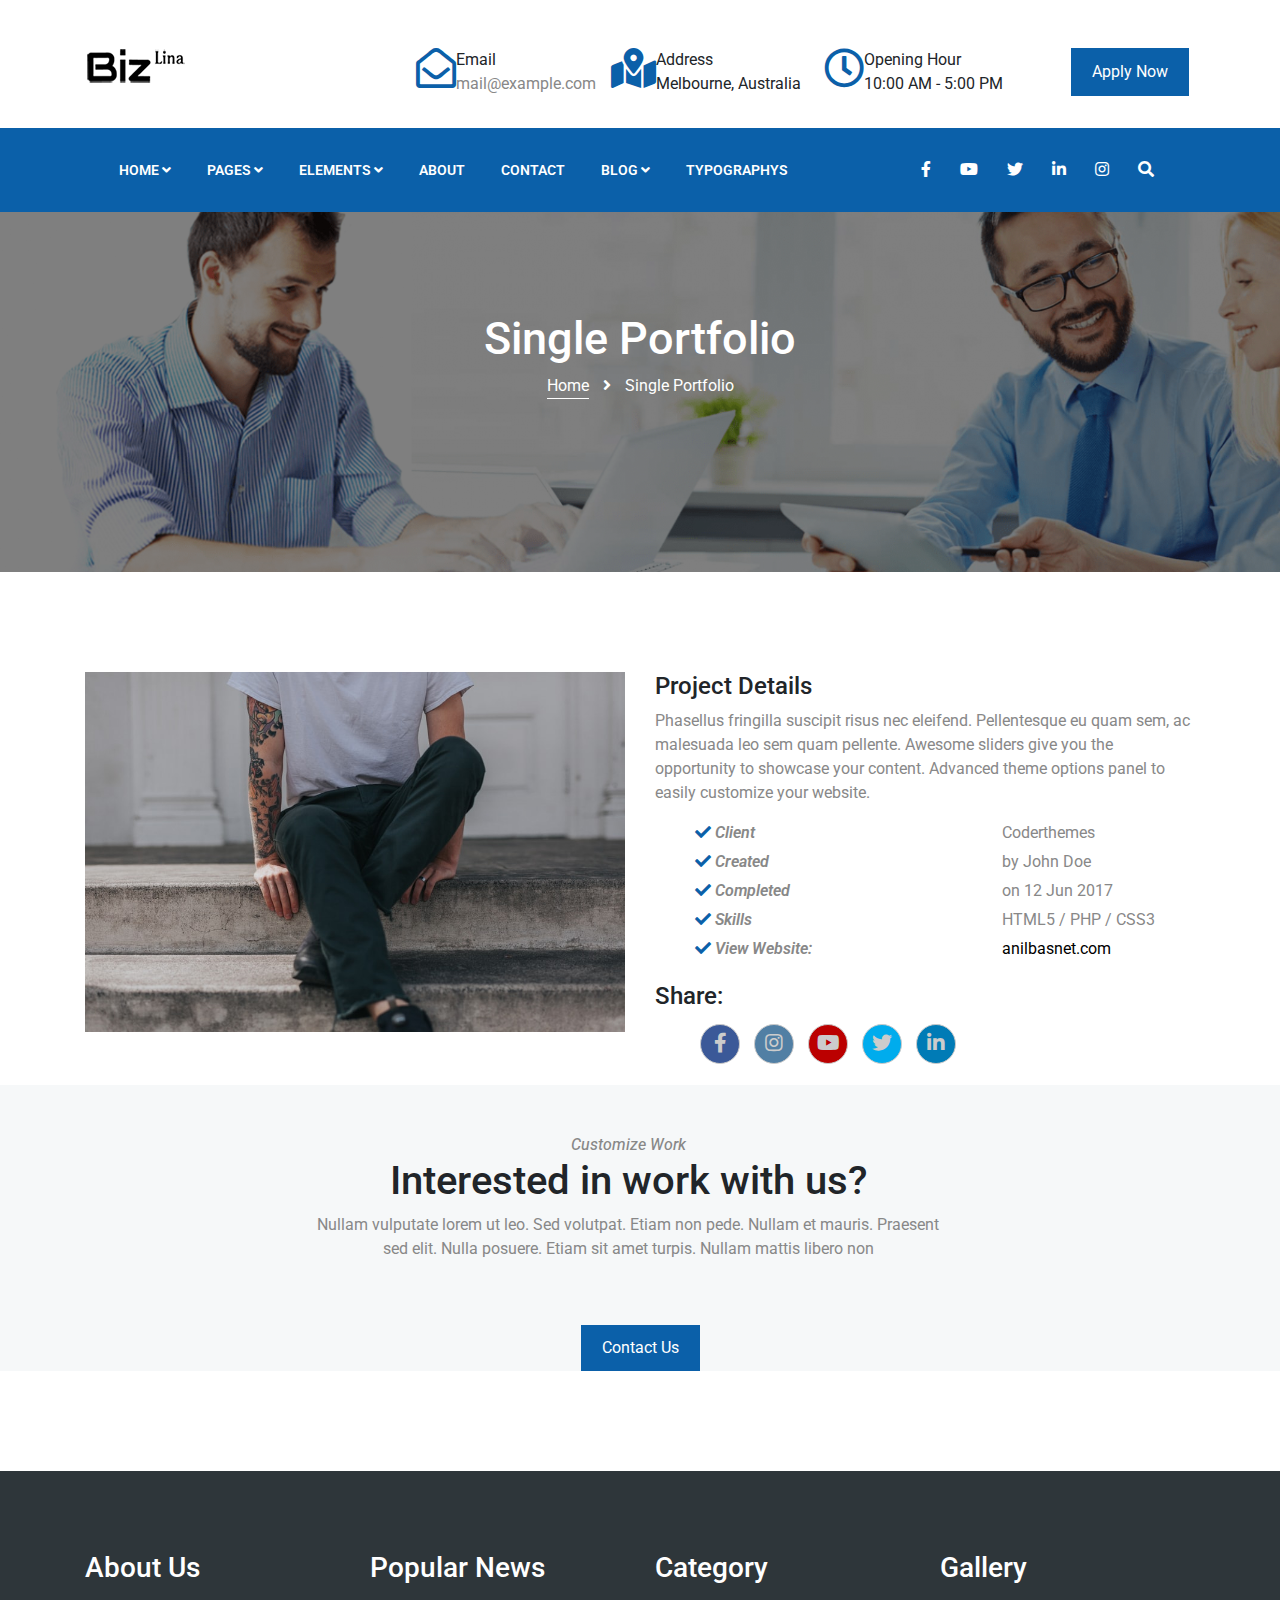
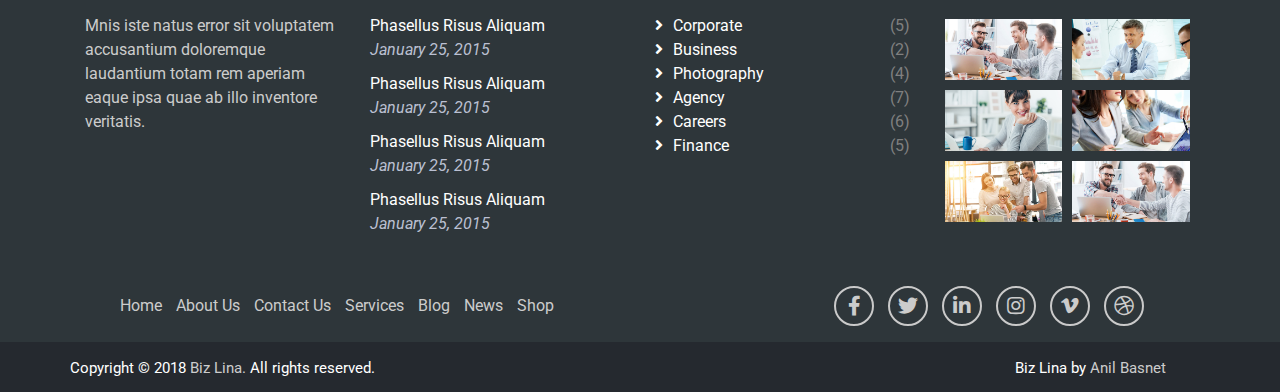
<file: Template/single-portfolio.html>
<!DOCTYPE html>
<html lang="en">
<head>
    <meta charset="UTF-8">
    <meta name="viewport" content="width=device-width, initial-scale=1.0">
    <meta http-equiv="X-UA-Compatible" content="ie=edge">
    <title>Document</title>
    <link href="https://fonts.googleapis.com/css?family=Roboto" rel="stylesheet">
    <link rel="stylesheet" href="https://use.fontawesome.com/releases/v5.3.1/css/all.css">
    <link rel="stylesheet" href="https://stackpath.bootstrapcdn.com/bootstrap/4.1.3/css/bootstrap.min.css">
    <link rel="stylesheet" href="scss/single-portfolio.css">
</head>
<body>
        <header class="info">
                <div class="container">
                    <div class="row mt-5 mb-3">
                        <div class="col-lg-3">
                            <a href="#"><img src="img/logo.png" alt=""></a>
                        </div>
                        <div class="col-lg-9">
                            <ul class="header-info d-flex justify-content-around">
                                <li class="header-email ">
                                    <div class="header-email-logo">
                                        <i class="far fa-envelope-open"></i>
                                    </div>
                                    <div class="header-email-info">
                                        <span>Email</span>
                                        <a href="mailto:mail@example.com">mail@example.com</a>
                                    </div>
                                </li>
                                <li class="header-map">
                                    <div class="header-map-logo">
                                        <i class="fas fa-map-marked-alt"></i>
                                    </div>
                                    <div class="header-map-info">
                                        <span>Address</span>
                                        <span class="left">Melbourne, Australia</span>
                                    </div>
                                </li>
                                <li class="header-clock">
                                    <div class="header-clock-logo">
                                        <i class="far fa-clock"></i>
                                    </div>
                                    <div class="header-clock-info">
                                        <span>Opening Hour</span>
                                        <span class="left">10:00 AM - 5:00 PM</span>
                                    </div>
                                </li>
                                <a class="header-apply d-flex justify-content-around" href="#">Apply Now</a>
                            </ul>
                        </div>
                    </div>
        
        
        
                    <!-- Navbar -->
                </div>
        
            </header>

            <section class="main-menu  d-flex align-items-center  bg">
                <div class="container">
                    <nav class="navbar navbar-expand-lg navbar-light">
                        <div class="collapse navbar-collapse" id="navbarSupportedContent">
                            <ul class="navbar-nav mr-auto">
                                <li class=" dropdown">
                                    <a class="nav-link home" href="#">
                                        HOME <i class="fas fa-angle-down"></i>
                                    </a>
                                    <div class="dropdown-menu" aria-labelledby="navbarDropdown">
                                        <a class="dropdown-item" href="#">Home V1</a>
                                        <div class="dropdown-divider"></div>
                                        <a class="dropdown-item" href="#">Home V2</a>
                                        <div class="dropdown-divider"></div>
                                        <a class="dropdown-item" href="#">Home V3</a>
                                        <div class="dropdown-divider"></div>
                                        <a class="dropdown-item" href="#">Landing</a>
                                    </div>
                                
                                <li class=" dropdown">
                                    <a class="nav-link home" href="#">
                                        PAGES <i class="fas fa-angle-down"></i>
                                    </a>
                                    <div class="dropdown-menu" aria-labelledby="navbarDropdown">
                                            <a class="dropdown-item" href="#">Service</a>
                                            <div class="dropdown-divider"></div>
                                            <a class="dropdown-item" href="#">Portfolio</a>
                                            <div class="dropdown-divider"></div>
                                            <a class="dropdown-item" href="#">404 Error</a>
                                            <div class="dropdown-divider"></div>
                                            <a class="dropdown-item" href="#">Single Portf</a>
                                    </div>
                                <li class=" dropdown">
                                    <a class="nav-link home" href="#">
                                        ELEMENTS <i class="fas fa-angle-down"></i>
                                    </a>
                                    <div class="dropdown-menu" aria-labelledby="navbarDropdown">
                                       <div class="element-ul   d-flex">
                                           <ul>
                                               <li><a class="dropdown-item" href="#">Home V1</a>
                                                <div class="dropdown-divider"></div></li>
                                               <li><a class="dropdown-item" href="#">Home V2</a>
                                                <div class="dropdown-divider"></div></li>
                                               <li> <a class="dropdown-item" href="#">Home V3</a>
                                                <div class="dropdown-divider"></div></li>
                                               <li><a class="dropdown-item" href="#">Landing</a></li>
                                           </ul>
                                           <ul>
                                                <li><a class="dropdown-item" href="#">Service</a>
                                                    <div class="dropdown-divider"></div></li>
                                                <li><a class="dropdown-item" href="#">Portfolio</a>
                                                    <div class="dropdown-divider"></div></li>
                                                <li> <a class="dropdown-item" href="#">404 Error</a>
                                                    <div class="dropdown-divider"></div></li>
                                                <li><a class="dropdown-item" href="#">Single Portf</a></li>
                                            </ul>
                                            <ul>
                                                    <li><a class="dropdown-item" href="#">Teams</a>
                                                        <div class="dropdown-divider"></div></li>
                                                    <li><a class="dropdown-item" href="#">Latest Post</a>
                                                        <div class="dropdown-divider"></div></li>
                                                    <li><a class="dropdown-item" href="#">Images</a>
                                                        <div class="dropdown-divider"></div></li>
                                                    <li><a class="dropdown-item" href="#">Etline Icon</a>
                                                        </li>
                                                </ul>
                                                <ul>
                                                        <li><a class="dropdown-item" href="#">Column Grid</a>
                                                            <div class="dropdown-divider"></div></li>
                                                        <li><a class="dropdown-item" href="#">Social Links</a>
                                                            <div class="dropdown-divider"></div></li>
                                                        <li><a class="dropdown-item" href="#">Button</a>
                                                            <div class="dropdown-divider"></div></li>
                                                        <li><a class="dropdown-item" href="#">Inner Header</a>
                                                            </li>
                                                    </ul>
                                       </div>
                                    </div>
                                <li class=" dropdown">
                                    <a class="nav-link home" href="#">
                                        ABOUT
                                    </a>
                                    
                                </li>
                                <li class=" dropdown">
                                        <a class="nav-link home" href="#">
                                            CONTACT
                                        </a>
                                        
                                    </li>
                                    <li class=" dropdown">
                                            <a class="nav-link home" href="#">
                                                BLOG <i class="fas fa-angle-down"></i>
                                            </a>
                                            <div class="dropdown-menu" aria-labelledby="navbarDropdown">
                                                    <a class="dropdown-item" href="#">Blog Grid</a>
                                                    <div class="dropdown-divider"></div>
                                                    <a class="dropdown-item" href="#">Blog Grid</a>
                                                    <div class="dropdown-divider"></div>
                                                    <a class="dropdown-item" href="#">Left Sidebar</a>
                                                    <div class="dropdown-divider"></div>
                                                    <a class="dropdown-item" href="#">Right Sidebar</a>
                                                    <div class="dropdown-divider"></div>
                                                    <a class="dropdown-item" href="#">Three Column</a>
                                                    <div class="dropdown-divider"></div>
                                                    <a class="dropdown-item" href="#">Single Blog</a>
                                            </div>
                                        </li>
                                        <li class=" dropdown">
                                                <a class="nav-link home" href="#">
                                                        TYPOGRAPHYS
                                                </a>
                                               
                                            </li>
                                
        
                            </ul>
        
                            <div class="social-blank mb-0 pb-0">
                                    <ul id="social">
                                            <li> <a href=""><i class="fab fa-facebook-f"></i></a> </li>
                                            <li> <a href=""> <i class="fab fa-youtube"></i></a></li>
                                            <li> <a href=""><i class="fab fa-twitter"></i></a> </li>
                                            <li> <a href=""><i class="fab fa-linkedin-in"></i></a> </li>
                                            <li> <a href=""><i class="fab fa-instagram"></i></a> </li>
                                            <li> <a href=""><i class="fas fa-search"></i></a> </li>
                                        </ul>
                            </div>
                            
        
                        </div>
                    </nav>
                </div>
            </section>

            <main>

            
        <!-- Intro  -->
            <section id="intro">
                    <div class="row justify-content-center mb-5 ">
                            <div class="col-lg-7 text-center mt-100">
                                <h1>Single Portfolio</h1>
                              <a href="">Home</a>
                              <i class="fas fa-angle-right"></i>
                              <span>Single Portfolio</span>
                            </div>
                        </div>
                </div>
            </section>

            <!-- Project Details -->
            <section class="project mt-100">
                <div class="container">
                    <div class="row">
                        <div class="col-lg-6">
                            <img src="img/single-portfolio.jpg" alt="">
                        </div>
                        <div class="col-lg-6">
                            <div class="info">
                                <h4>Project Details</h4>
                                <p class="text-gray">Phasellus fringilla suscipit risus nec eleifend. Pellentesque eu quam sem, ac malesuada leo sem quam pellente. Awesome sliders give you the opportunity to showcase your content. Advanced theme options panel to easily customize your website.</p>
                                
                                <div class="details d-flex justify-content-between">
                                <ul class="check text-gray">
                                    <li><i class="fas fa-check"></i> Client</li>
                                    <li><i class="fas fa-check"></i> Created</li>
                                    <li><i class="fas fa-check"></i> Completed</li>
                                    <li><i class="fas fa-check"></i> Skills</li>
                                    <li><i class="fas fa-check"></i> View Website:</li>
                                </ul>

                                <ul class="contact">
                                    <li class="text-gray">Coderthemes</li>
                                    <li class="text-gray">by John Doe</li>
                                    <li class="text-gray">on 12 Jun 2017</li>
                                    <li class="text-gray">HTML5 / PHP / CSS3</li>
                                    <li><a href="">anilbasnet.com</a></li>
                                </ul>
                                </div>

                                <div class="share">
                                    <h4>Share:</h4>
                                    <ul class="social">
                                        <li>
                                           <a href=""><i class="fab fa-facebook-f facebook"></i></a> </li>
                                        <li>
                                            <a href=""><i class="fab fa-instagram instagram"></i></a>
                                            </li>
                                        <li>
                                            <a href=""><i class="fab fa-youtube youtube"></i></a>
                                            </li>
                                        <li>
                                            <a href=""><i class="fab fa-twitter twitter"></i></a>
                                            </li>
                                        <li>
                                            <a href=""> <i class="fab fa-linkedin-in linkedin"></i></a>
                                           </li>
                                    </ul>
                                </div>
                               
                            </div>
                        </div>
                    </div>
                </div>
            </section>

            <!-- Customize Work -->
            <section class="customize">
                    <div class="container">
                        <div class="row">
                            <div class="row justify-content-center mt-5 mb-5 ">
                                <div class="col-lg-7 text-center">
                                    <span class="text-gray">Customize Work</span>
                                    <h1>Interested in work with us?</h1>
                                    <span class="before"></span>
                                    <p class="text-gray">Nullam vulputate lorem ut leo. Sed volutpat. Etiam non pede. Nullam et
                                        mauris. Praesent sed
                                        elit.
                                        Nulla posuere. Etiam sit amet turpis. Nullam mattis libero non</p>
                                </div>
                            </div>
                        </div>
                        <div class="row ">
                            <div class="col-md-4 offset-md-4 ">
                                <div class="text-center">
                                    <a href="#" class="explore ">Contact Us </a>
                                </div>
                            </div>
                        </div>
                    </div>
                </section>
            </main>

            <footer class="widget mt-100">
                    <div class="container">
                        <section class="widget-up">
                            <div class="row p-80">
                                <div class="content d-flex">
            
                                <div class="col-lg-3">
                                    <div class="about">
                                        <h3 class="line">About Us </h3>
                                        <span></span>
                                        <p >Mnis iste natus error sit voluptatem accusantium doloremque laudantium totam rem aperiam
                                            eaque ipsa quae ab illo inventore veritatis.</p>
                                    </div>
                                </div>
                                <div class="col-lg-3">
                                    <div class="popular">
                                        <h3>Popular News <span class="line"></span></h3>
                                        <div class="info">
                                            <a href="">Phasellus Risus Aliquam</a>
                                            <span>January 25, 2015</span>
                                        </div>
                                        <div class="info">
                                            <a href="">Phasellus Risus Aliquam</a>
                                            <span>January 25, 2015</span>
                                        </div>
                                        <div class="info">
                                            <a href="">Phasellus Risus Aliquam</a>
                                            <span>January 25, 2015</span>
                                        </div>
                                        <div class="info">
                                            <a href="">Phasellus Risus Aliquam</a>
                                            <span>January 25, 2015</span>
                                        </div>
                                    </div>
                                </div>
                                <div class="col-lg-3">
                                    <div class="category ">
                                        <h3>Category <span class="line"></span></h3>
                                        <div class="list "> <i class="fas fa-angle-right"></i><a href="">Corporate <span>(5)</span></a></div>
                                        <div class="list"><i class="fas fa-angle-right"></i><a href="">Business </a><span>(2)</span></div>
                                        <div class="list"><i class="fas fa-angle-right"></i><a href="">Photography </a><span>(4)</span></div>
                                        <div class="list"><i class="fas fa-angle-right"></i><a href="">Agency </a><span>(7)</span></div>
                                        <div class="list"><i class="fas fa-angle-right"></i><a href="">Careers </a><span>(6)</span></div>
                                        <div class="list"><i class="fas fa-angle-right"></i><a href="">Finance </a><span>(5)
                                            </span></div>
                                    </div>
                                </div>
                                <div class="col-lg-3">
                                    <div class="Gallery">
                                        <h3>Gallery <span class="line"></span></h3>
                                   <div class="gallery">
                                       <a href=""><img src="img/blog-1.jpg" alt=""></a>
                                   </div>
                                   <div class="gallery "><a href=""><img src="img/blog-2.jpg" alt=""></a></div>
                                   <div class="gallery "><a href=""><img src="img/blog-3.jpg" alt=""></a></div>
                                   <div class="gallery"><a href=""><img src="img/blog-4.jpg" alt=""></a></div>
                                   <div class="gallery"><a href=""><img src="img/blog-5.jpg" alt=""></a></div>
                                   <div class="gallery"><a href=""><img src="img/blog-1.jpg" alt=""></a></div>
                                </div>
                            </div>
                            </div>
                        </div>
                        <div class="row down-menu">
                                <div class="blog d-flex align-items-center ">
                                    <ul class="menu">
                                        <li> <a href="">Home</a> </li>
                                        <li> <a href="">About Us</a> </li>
                                        <li> <a href="">Contact Us</a></li>
                                        <li><a href="">Services </a></li>
                                        <li> <a href="">Blog</a></li>
                                        <li> <a href="">News</a></li>
                                        <li> <a href="">Shop</a></li>
                                    </ul>
                                    <ul class="social">
                                        <li><a href=""><i class="fab fa-facebook-f facebook"></i></a></li>
                                        <li><a href=""><i class="fab fa-twitter twitter"></i></a></li>
                                        <li><a href=""><i class="fab fa-linkedin-in linkedin"></i></a></li>
                                        <li><a href=""><i class="fab fa-instagram instagram"></i></a></li>
                                        <li><a href=""><i class="fab fa-vimeo-v"></i></a></li>
                                        <li><a href=""><i class="fab fa-dribbble"></i></a></li>
                                    </ul>
                                </div>
                                
                            </div>
                        </section>
                        
                    </div>
                    <section class="widget-down">
                        <div class="container">
                            <div class="row ">
                                <div class="end d-flex justify-content-between " >
                                        <div class="left">
                                                <span>Copyright © 2018</span>
                                                <a href="">Biz Lina.</a>
                                                <span>All rights reserved.</span>
                                        </div>
                                        <div class="right">
                                            <span>Biz Lina by</span>
                                            <a href="">Anil Basnet</a>
                                        </div>
                                </div>
                                
                            </div>
                        </div>
                            
                     </section>
                </footer>

</body>
</html>
</file>
<file: Template/scss/test.css>
.carousel-caption{
    margin-bottom:200px;
}

.carousel-caption h2{
    font-size: 60px;
    font-weight: bold;
    color: white;
}

.carousel-item::before{
    content: "";
    width: 100%;
    height: 100%;
    background-color: black;
    opacity: 0.3;
    position: absolute;
    z-index: 9;
}
</file>
<file: Template/scss/style.css>
.bg {
  background-color: #0b60a9; }

.text-gray {
  color: #888; }

.m-100 {
  margin: 100px 0px; }

.mt-100 {
  margin-top: 100px; }

.p-100 {
  padding: 100px 0px; }

.p-80 {
  padding-top: 80px; }

.header-info .header-email-info a {
  color: #888;
  text-decoration: none; }
.header-info span.left {
  float: left; }
.header-info li {
  list-style-type: none;
  display: inline-block; }
  .header-info li i {
    font-size: 40px;
    float: left;
    color: #0b60a9; }
.header-info a.header-apply {
  border: 1px solid transparent;
  text-align: center;
  align-items: center;
  padding: 10px 20px;
  background: #0b60a9;
  color: white;
  text-decoration: none; }

.main-menu {
  height: 84px;
  display: flex;
  align-items: center;
  position: sticky;
  top: 0;
  z-index: 9;
  padding: 15px; }
  .main-menu #social {
    margin-top: 15px;
    list-style: none; }
    .main-menu #social li {
      display: inline;
      padding-right: 25px; }
      .main-menu #social li i {
        color: white; }
  .main-menu .navbar-nav {
    font-size: 14px;
    font-weight: 600; }
    .main-menu .navbar-nav li {
      padding: 0px 10px; }
  .main-menu .dropdown {
    position: relative; }
    .main-menu .dropdown .home {
      color: white; }
  .main-menu .dropdown-menu {
    position: absolute;
    left: 0px;
    top: 30px;
    display: none; }
    .main-menu .dropdown-menu .container li:hover a {
      background-color: red; }
    .main-menu .dropdown-menu .container ul {
      list-style: none;
      padding: 0px; }
      .main-menu .dropdown-menu .container ul li:hover a {
        background-color: transparent; }
    .main-menu .dropdown-menu .element-ul ul {
      list-style: none; }
  .main-menu .dropdown:hover .dropdown-menu {
    display: block; }

.menu-social {
  margin-top: 15px; }
  .menu-social ul li {
    list-style-type: none;
    display: inline-block;
    padding: 8px 15px; }
    .menu-social ul li a {
      text-decoration: none;
      color: white; }

#carouselExampleIndicators .b-1 {
  border: 1px solid transparent;
  text-align: center;
  align-items: center;
  padding: 10px 20px;
  background: #0b60a9;
  color: white;
  text-decoration: none; }
#carouselExampleIndicators .b-2 {
  border: 1px solid transparent;
  text-align: center;
  align-items: center;
  padding: 10px 20px;
  background: white;
  color: black;
  text-decoration: none; }
#carouselExampleIndicators #caption-1 {
  margin-bottom: 200px;
  position: absolute;
  top: 100px;
  left: 0px; }
#carouselExampleIndicators #caption-2 {
  margin-bottom: 200px;
  position: absolute;
  top: 200px;
  right: -30px; }
#carouselExampleIndicators #caption-3 {
  margin-bottom: 200px;
  position: absolute;
  top: 200px;
  left: 300px; }
#carouselExampleIndicators #caption-4 {
  margin-bottom: 200px;
  position: absolute;
  top: 100px;
  left: 0px; }

.key-features span.before {
  height: 3px;
  width: 80px;
  margin: 0 0 15px;
  border-bottom: 2px solid #0b60a9;
  position: relative;
  display: inline-block; }
.key-features span.before::before {
  content: "";
  width: 45px;
  height: 2px;
  margin-left: 17px;
  margin: 5px auto;
  display: block;
  background: #0b60a9; }

.key-features-up .card, .key-features-down .card {
  transition: box-shadow 0.3s, transform 0.3s;
  margin-bottom: 40px; }
  .key-features-up .card:hover, .key-features-down .card:hover {
    box-shadow: 0 22px 43px rgba(0, 0, 0, 0.15);
    transform: translateY(-10px); }
.key-features-up a, .key-features-down a {
  display: flex;
  justify-content: center;
  color: black;
  text-decoration: none; }
.key-features-up i, .key-features-down i {
  color: #0b60a9;
  border-radius: 100%;
  border: 1px solid transparent;
  background: #0b60a90f;
  left: 50%;
  width: 80px;
  height: 80px;
  line-height: 80px;
  text-align: center;
  position: relative;
  transform: translate(-50%);
  margin: 0 0 10px 0;
  font-size: 35px; }

.fully-responsive {
  color: white;
  background-image: url(../img/cta-background.jpg);
  height: 50vh;
  background-size: cover;
  background-blend-mode: darken;
  opacity: 0.9;
  background-color: #000000a6; }
  .fully-responsive a {
    margin-top: 20px;
    border: 1px solid transparent;
    text-align: center;
    align-items: center;
    padding: 10px 20px;
    background: #0b60a9;
    color: white;
    text-decoration: none; }
  .fully-responsive .content {
    padding-top: 100px; }

.who-we-are {
  font-family: "Roboto", sans-serif; }
  .who-we-are .who-content {
    margin-top: 50px; }
  .who-we-are a {
    border: 1px solid transparent;
    text-align: center;
    align-items: center;
    padding: 10px 20px;
    background: #0b60a9;
    color: white;
    text-decoration: none;
    margin-top: 10px;
    display: inline-block; }
  .who-we-are p {
    color: #888; }
    .who-we-are p i {
      color: #0b60a9; }

.services {
  background-image: url("../img/services.jpg");
  height: 80vh;
  background-size: cover; }
  .services .row {
    margin-top: 80px; }
    .services .row a {
      color: black;
      text-decoration: none; }
    .services .row p {
      color: #888; }
    .services .row i {
      float: left;
      color: #0b60a9;
      border-radius: 100%;
      border: 1px solid transparent;
      background: white;
      left: 50%;
      width: 80px;
      height: 80px;
      line-height: 80px;
      text-align: center;
      position: relative;
      transform: translate(-50%);
      margin: 0 0 10px 0;
      font-size: 35px; }

.latest-news .row span.before {
  height: 3px;
  width: 80px;
  margin: 0 0 15px;
  border-bottom: 2px solid #0b60a9;
  position: relative;
  display: inline-block; }
.latest-news .row span.before::before {
  content: "";
  width: 45px;
  height: 2px;
  margin-left: 17px;
  margin: 5px auto;
  display: block;
  background: #0b60a9; }
.latest-news .card {
  transition: box-shadow 0.3s, transform 0.3s; }
  .latest-news .card:hover {
    box-shadow: 0 22px 43px rgba(0, 0, 0, 0.15);
    transform: translateY(-10px); }
  .latest-news .card img {
    -webkit-transform: scale(1);
    transform: scale(1);
    -webkit-transition: .3s ease-in-out;
    transition: .3s ease-in-out; }
    .latest-news .card img:hover {
      -webkit-transform: scale(1.1);
      transform: scale(1.1); }
  .latest-news .card .card-image {
    position: relative;
    overflow: hidden; }
.latest-news p {
  margin-top: 15px; }
.latest-news i.left {
  margin-left: 15px; }
.latest-news .check {
  display: none; }
.latest-news a.more {
  color: black;
  text-decoration: none;
  transition: all 0.5s; }
  .latest-news a.more:hover {
    padding-left: 10px;
    color: #0b60a9; }
  .latest-news a.more:hover .right-icon {
    display: none; }
  .latest-news a.more:hover .check {
    display: inline; }
.latest-news a.explore {
  border: 1px solid transparent;
  padding: 10px 20px;
  background: #0b60a9;
  color: white;
  text-decoration: none;
  margin-top: 50px;
  display: inline-block; }

.fully-responsive2 .container {
  height: 130px;
  background-color: #25292f; }
  .fully-responsive2 .container h2 {
    color: white;
    line-height: 130px;
    margin-left: 50px; }
  .fully-responsive2 .container a {
    display: inline-block;
    margin: 47px;
    font-weight: 600;
    border: 1px solid transparent;
    padding: 10px 30px;
    background: #0b60a9;
    color: white;
    text-decoration: none; }

.our-team span.before {
  height: 3px;
  width: 80px;
  margin: 0 0 15px;
  border-bottom: 2px solid #0b60a9;
  position: relative;
  display: inline-block; }
.our-team span.before::before {
  content: "";
  width: 45px;
  height: 2px;
  margin-left: 17px;
  margin: 5px auto;
  display: block;
  background: #0b60a9; }
.our-team .card {
  margin: 0;
  padding: 0;
  height: 400px;
  width: 250px;
  overflow: hidden;
  transition: box-shadow 0.3s, transform 0.3s; }
  .our-team .card:hover {
    box-shadow: 0 22px 43px rgba(0, 0, 0, 0.15);
    transform: translateY(-10px); }
  .our-team .card a {
    color: black;
    text-decoration: none; }
  .our-team .card span {
    display: block;
    color: #0b60a9;
    font-style: italic;
    font-size: 18px; }
  .our-team .card img {
    -webkit-transform: scale(1);
    transform: scale(1);
    -webkit-transition: .3s ease-in-out;
    transition: .3s ease-in-out; }
    .our-team .card img:hover {
      -webkit-transform: scale(1.1);
      transform: scale(1.1); }
  .our-team .card .card-body {
    text-align: center; }
    .our-team .card .card-body i {
      padding: 20px 17px; }
  .our-team .card .card-image {
    position: relative;
    overflow: hidden; }
.our-team a.explore {
  border: 1px solid transparent;
  text-align: center;
  align-items: center;
  padding: 10px 20px;
  background: #0b60a9;
  color: white;
  text-decoration: none;
  margin-top: 70px;
  display: inline-block; }

.carusel-button-left {
  position: absolute;
  right: 60px;
  top: -64px;
  font-size: 20px;
  width: 40px;
  height: 40px;
  line-height: 20px;
  border-radius: 0px; }

.carusel-button-right {
  position: absolute;
  right: 7px;
  top: -64px;
  font-size: 20px;
  width: 40px;
  height: 40px;
  line-height: 20px;
  border-radius: 0px; }

.testimonial-carusel {
  margin-top: 100px;
  position: relative;
  background-color: #25292f; }
  .testimonial-carusel .title {
    padding-top: 70px; }
    .testimonial-carusel .title h1, .testimonial-carusel .title p {
      color: white; }
    .testimonial-carusel .title span.before {
      height: 3px;
      width: 80px;
      margin: 0 0 15px;
      border-bottom: 2px solid #0b60a9;
      position: relative;
      display: inline-block; }
    .testimonial-carusel .title span.before::before {
      content: "";
      width: 45px;
      height: 2px;
      margin-left: 17px;
      margin: 5px auto;
      display: block;
      background: #0b60a9; }
  .testimonial-carusel .owl-carousel .item {
    width: 350px;
    height: 350px;
    background-color: white;
    display: inline-block; }
    .testimonial-carusel .owl-carousel .item .card {
      border: none; }
    .testimonial-carusel .owl-carousel .item .star {
      text-align: center;
      list-style: none;
      padding: 0px; }
      .testimonial-carusel .owl-carousel .item .star li {
        display: inline-flex; }
    .testimonial-carusel .owl-carousel .item i {
      color: #ffa500;
      display: flex;
      justify-content: center; }
    .testimonial-carusel .owl-carousel .item a {
      color: black;
      text-decoration: none;
      text-align: center;
      display: inherit; }
    .testimonial-carusel .owl-carousel .item p {
      color: #888;
      font-style: italic; }
    .testimonial-carusel .owl-carousel .item span {
      color: #888;
      text-align: center;
      display: inherit; }
    .testimonial-carusel .owl-carousel .item img {
      width: 100px;
      height: 100px;
      border-radius: 100%;
      margin: 0 auto;
      margin-top: 20px; }

.upcoming-events h3 {
  padding-left: 20px;
  display: inline;
  font-weight: 650;
  font-size: 23px; }
.upcoming-events .calendar, .upcoming-events .newspaper {
  margin-left: 30px;
  float: left;
  font-size: 25px; }
.upcoming-events .newspaper {
  margin-left: 60px; }
.upcoming-events .calendar {
  margin-left: 15px; }
.upcoming-events .first {
  border-top: 1px solid black; }
.upcoming-events .title {
  padding: 15px 0px; }
  .upcoming-events .title a {
    color: black;
    text-decoration: none; }
    .upcoming-events .title a:hover {
      color: #0b60a9; }
  .upcoming-events .title .month {
    display: inline-block;
    width: 75px;
    text-align: center;
    background: #f3f1f1;
    font-style: italic;
    font-weight: 400; }
  .upcoming-events .title .day {
    font-size: 45px;
    color: #888;
    margin-left: 10px; }
.upcoming-events .owl-two {
  padding-top: 20px;
  position: relative;
  display: flex; }
  .upcoming-events .owl-two .owl-prev {
    position: absolute;
    top: 10px;
    right: 0px;
    font-size: 44px;
    border: 1px solid white;
    width: 45px;
    height: 45px;
    line-height: 30px;
    align-items: center;
    background-color: #888; }
  .upcoming-events .owl-two .owl-next {
    font-size: 44px;
    border: 1px solid white;
    width: 25px;
    height: 25px;
    line-height: 20px;
    align-items: center;
    background: #888;
    top: 10px;
    right: 10px;
    position: absolute; }
  .upcoming-events .owl-two .card {
    margin: 0;
    padding: 0;
    height: 400px;
    width: 250px;
    overflow: hidden;
    transition: box-shadow 0.5s, transform 0.3s;
    transition: box-shadow 0.3s, transform 0.3s; }
    .upcoming-events .owl-two .card:hover {
      box-shadow: 0 -10px 25px rgba(0, 0, 0, 0.15);
      transform: translateY(-10px); }
    .upcoming-events .owl-two .card img {
      -webkit-transform: scale(1);
      transform: scale(1);
      -webkit-transition: .3s ease-in-out;
      transition: .3s ease-in-out; }
      .upcoming-events .owl-two .card img:hover {
        -webkit-transform: scale(1.1);
        transform: scale(1.1); }
    .upcoming-events .owl-two .card .card-image {
      position: relative;
      overflow: hidden; }
    .upcoming-events .owl-two .card .star {
      text-align: center;
      list-style: none;
      padding: 0px; }
      .upcoming-events .owl-two .card .star li {
        display: inline-flex; }
    .upcoming-events .owl-two .card i {
      color: #ffa500;
      display: flex;
      justify-content: center; }
    .upcoming-events .owl-two .card a {
      color: black;
      text-decoration: none;
      text-align: center;
      display: inherit; }
    .upcoming-events .owl-two .card:hover {
      box-shadow: 0 22px 43px rgba(0, 0, 0, 0.15);
      transform: translateY(-10px); }
    .upcoming-events .owl-two .card img {
      -webkit-transform: scale(1);
      transform: scale(1);
      -webkit-transition: .3s ease-in-out;
      transition: .3s ease-in-out; }
      .upcoming-events .owl-two .card img:hover {
        -webkit-transform: scale(1.1);
        transform: scale(1.1); }
    .upcoming-events .owl-two .card .card-image {
      position: relative;
      overflow: hidden; }
    .upcoming-events .owl-two .card a {
      color: black;
      text-decoration: none; }
      .upcoming-events .owl-two .card a:hover {
        color: #0b60a9; }

#counter {
  background-image: url("../img/counter-bg.jpg");
  background-blend-mode: darken;
  background-color: #0000009c;
  height: 65vh;
  background-size: cover; }
  #counter .up {
    margin: 65px 0px; }
  #counter .info {
    padding: 100px 0px; }
  #counter p {
    padding: 20px 0px; }
  #counter h2 {
    padding: 25px 0px; }
  #counter h2, #counter p {
    color: white; }
  #counter i {
    font-size: 40px;
    color: #0b60a9;
    float: left;
    line-height: 60px; }
  #counter span.line {
    height: 3px;
    width: 80px;
    margin: 0 0 15px;
    border-bottom: 2px solid #0b60a9;
    position: relative;
    display: inline-block; }
  #counter .count {
    font-size: 40px;
    color: white; }
  #counter span {
    color: white; }

.choose {
  margin: 100px 0px; }
  .choose img {
    width: 100%; }
  .choose #mybar1 #container, .choose #mybar2 #container, .choose #mybar3 #container, .choose #mybar4 #container {
    margin: 20px;
    width: 400px;
    height: 8px;
    position: relative; }
  .choose p {
    color: #888; }
  .choose span {
    font-size: 25px;
    font-weight: 600; }
  .choose .managment {
    margin-bottom: 15px; }
  .choose .wordpress {
    margin-bottom: 15px; }
  .choose .photoshop {
    margin-bottom: 15px; }

.contact {
  background: #f6f8f9;
  box-shadow: 0 0 29px #efeded; }
  .contact .map iframe {
    margin-top: 30px;
    width: 525px;
    height: 340px;
    border: 10px solid white !important; }
  .contact .quick-contact {
    background: white;
    height: 260px;
    padding: 42px 25px;
    margin-left: 15px; }
    .contact .quick-contact .q-contact {
      margin-bottom: 10px; }
      .contact .quick-contact .q-contact .q-title {
        margin-bottom: 20px; }
  .contact p {
    color: #888; }
  .contact .quick-contact i {
    font-size: 14px;
    padding-right: 10px;
    color: #222;
    border: 1px solid #ddd;
    display: inline-block;
    text-align: center;
    padding: 12px;
    height: 40px;
    width: 40px;
    margin-right: 10px;
    border-radius: 100%; }
  .contact #text {
    width: 100%; }
  .contact .explore {
    border: 1px solid transparent;
    padding: 10px 15px;
    background: #0b60a9;
    color: white;
    text-decoration: none;
    margin-top: 30px;
    display: inline-block; }
  .contact .left {
    height: 630px;
    background: white;
    padding: 15px;
    width: 560px; }
  .contact #text {
    width: 523px;
    height: 50px;
    margin-bottom: 30px; }

.our-works span.before {
  height: 3px;
  width: 80px;
  margin: 0 0 15px;
  border-bottom: 2px solid #0b60a9;
  position: relative;
  display: inline-block; }
.our-works span.before::before {
  content: "";
  width: 45px;
  height: 2px;
  margin-left: 17px;
  margin: 5px auto;
  display: block;
  background: #0b60a9; }
.our-works ul {
  margin: 0 auto;
  list-style-type: none;
  text-align: center; }
  .our-works ul li {
    cursor: pointer;
    display: inline-flex;
    padding: 0px 10px; }
    .our-works ul li a {
      color: black;
      text-decoration: none; }
      .our-works ul li a a.active {
        border-bottom: 3px solid #0b60a9;
        color: #0b60a9; }
      .our-works ul li a:hover {
        color: #0b60a9;
        border-bottom: 3px solid #0b60a9; }
.our-works .element-item img {
  padding: 10px 0px;
  max-width: 100%; }
.our-works .isotop {
  margin: 10px 0px; }
.our-works .explore {
  border: 1px solid transparent;
  text-align: center;
  align-items: center;
  padding: 10px 20px;
  background: #0b60a9;
  color: white;
  text-decoration: none;
  margin-top: 70px;
  display: inline-block; }

.choose-the-best {
  background-color: #f6f8f9; }
  .choose-the-best span.before {
    height: 3px;
    width: 80px;
    margin: 0 0 15px;
    border-bottom: 2px solid #0b60a9;
    position: relative;
    display: inline-block; }
  .choose-the-best span.before::before {
    content: "";
    width: 45px;
    height: 2px;
    margin-left: 17px;
    margin: 5px auto;
    display: block;
    background: #0b60a9; }
  .choose-the-best .plan {
    display: flex; }
    .choose-the-best .plan .card {
      width: 33.3%; }
      .choose-the-best .plan .card .price {
        text-align: center;
        margin-bottom: 15px; }
      .choose-the-best .plan .card span.pricing-plan-price-currency {
        font-size: 26px;
        margin-top: -54px;
        position: relative;
        top: -40px; }
      .choose-the-best .plan .card span.pricing-plan-price {
        font-weight: 700;
        font-size: 71px;
        line-height: 1; }
      .choose-the-best .plan .card a {
        border: 1px solid transparent;
        text-align: center;
        align-items: center;
        padding: 10px 20px;
        background: #0b60a9;
        color: white;
        text-decoration: none;
        margin-top: 15px;
        display: inline-block; }
      .choose-the-best .plan .card ul {
        list-style: none; }
        .choose-the-best .plan .card ul li {
          padding: 10px; }
          .choose-the-best .plan .card ul li i {
            color: #0b60a9;
            margin-right: 10px; }
          .choose-the-best .plan .card ul li i.disabled {
            color: #ddd; }
  .choose-the-best .card {
    width: 33.3%; }
    .choose-the-best .card .price {
      text-align: center;
      margin-bottom: 15px; }
    .choose-the-best .card span.pricing-plan-price-currency {
      font-size: 26px;
      margin-top: -54px;
      position: relative;
      top: -40px; }
    .choose-the-best .card span.pricing-plan-price {
      font-weight: 700;
      font-size: 71px;
      line-height: 1; }
    .choose-the-best .card a {
      border: 1px solid transparent;
      text-align: center;
      align-items: center;
      padding: 10px 20px;
      background: #0b60a9;
      color: white;
      text-decoration: none;
      margin-top: 70px;
      display: inline-block; }
    .choose-the-best .card ul {
      list-style: none; }
      .choose-the-best .card ul li {
        padding: 10px; }
        .choose-the-best .card ul li i {
          color: #0b60a9;
          margin-right: 10px; }
        .choose-the-best .card ul li i.disabled {
          color: #ddd; }

.hiring a {
  border: 1px solid transparent;
  text-align: center;
  align-items: center;
  padding: 10px 20px;
  background: #0b60a9;
  color: white;
  text-decoration: none;
  margin-top: 20px;
  display: inline-block; }

.client-logo {
  padding-left: 115px;
  background-color: #f6f8f9;
  margin-top: 70px; }

.widget {
  color: white;
  background-color: #2e363a; }
  .widget h3 {
    margin-bottom: 30px; }
  .widget a {
    color: white;
    text-decoration: none; }
  .widget .popular .info {
    margin-bottom: 10px; }
  .widget .popular span {
    display: block;
    color: #bbc0d2;
    font-style: italic; }
  .widget .category i {
    color: white;
    margin-right: 10px; }
  .widget .category span {
    color: gray;
    float: right; }
  .widget .about span.line::after {
    content: "";
    color: white;
    width: 45px;
    height: 2px;
    margin-left: 17px;
    margin: 5px auto;
    display: block;
    background: white; }
  .widget .about p {
    color: #ccc; }
  .widget .gallery img {
    max-width: 50%;
    float: left;
    padding: 5px; }
  .widget ul {
    list-style: none; }
    .widget ul li {
      display: inline; }
  .widget ul.menu {
    padding-right: 20px; }
    .widget ul.menu li {
      padding-left: 10px;
      font-size: 16px; }
      .widget ul.menu li a {
        color: #ccc; }
  .widget ul.social {
    margin-left: 215px; }
    .widget ul.social li {
      color: #ccc;
      padding: 0px 5px; }
    .widget ul.social i {
      color: #ccc;
      font-size: 20px;
      border: 2px solid #cacaca;
      height: 40px;
      line-height: 1.8;
      text-align: center;
      vertical-align: middle;
      width: 40px;
      border-radius: 100%; }
  .widget .down-menu {
    margin-top: 40px; }
  .widget .widget-down {
    font-size: 15px;
    height: 50px;
    background: #25292f; }
    .widget .widget-down .end {
      margin-top: 15px; }
      .widget .widget-down .end a {
        color: #ccc; }
      .widget .widget-down .end .right {
        margin-left: 640px; }

/*# sourceMappingURL=style.css.map */
</file>
<file: Template/scss/about.css>
.bg {
  background-color: #0b60a9; }

.text-gray {
  color: #888; }

.m-100 {
  margin: 100px 0px; }

.mt-100 {
  margin-top: 100px; }

.p-80 {
  padding-top: 80px; }

.p-100 {
  padding: 100px 0px; }

.header-info .header-email-info a {
  color: #888;
  text-decoration: none; }
.header-info span.left {
  float: left; }
.header-info li {
  list-style-type: none;
  display: inline-block; }
  .header-info li i {
    font-size: 40px;
    float: left;
    color: #0b60a9; }
.header-info a.header-apply {
  border: 1px solid transparent;
  text-align: center;
  align-items: center;
  padding: 10px 20px;
  background: #0b60a9;
  color: white;
  text-decoration: none; }

.main-menu {
  height: 84px;
  display: flex;
  align-items: center;
  position: sticky;
  top: 0;
  z-index: 9;
  padding: 15px; }
  .main-menu #social {
    margin-top: 15px;
    list-style: none; }
    .main-menu #social li {
      display: inline;
      padding-right: 25px; }
      .main-menu #social li i {
        color: white; }
  .main-menu .navbar-nav {
    font-size: 14px;
    font-weight: 600; }
    .main-menu .navbar-nav li {
      padding: 0px 10px; }
  .main-menu .dropdown {
    position: relative; }
    .main-menu .dropdown .home {
      color: white; }
  .main-menu .dropdown-menu {
    position: absolute;
    left: 0px;
    top: 40px;
    display: none; }
    .main-menu .dropdown-menu .container li:hover a {
      background-color: transparent; }
    .main-menu .dropdown-menu .container ul {
      list-style: none;
      padding: 0px; }
      .main-menu .dropdown-menu .container ul li:hover a {
        background-color: transparent; }
  .main-menu .dropdown:hover .dropdown-menu {
    display: block; }

.menu-social {
  margin-top: 15px; }
  .menu-social ul li {
    list-style-type: none;
    display: inline-block;
    padding: 8px 15px; }
    .menu-social ul li a {
      text-decoration: none;
      color: white; }

#intro {
  background-blend-mode: darken;
  background-color: #00000080;
  background-image: url("../img/custom-header.jpg");
  background-size: cover;
  height: 40vh;
  color: white; }
  #intro a {
    border-bottom: 1px solid white;
    color: white;
    text-decoration: none;
    display: inline-block;
    margin-right: 10px; }
  #intro i {
    padding-right: 10px; }
  #intro h1 {
    font-size: 45px; }

.choose {
  margin: 100px 0px; }
  .choose img {
    width: 100%; }
  .choose #mybar1 #container, .choose #mybar2 #container, .choose #mybar3 #container, .choose #mybar4 #container {
    margin: 20px;
    width: 400px;
    height: 8px;
    position: relative; }
  .choose p {
    color: #888; }
  .choose span {
    font-size: 25px;
    font-weight: 600; }
  .choose .managment {
    margin-bottom: 15px; }
  .choose .wordpress {
    margin-bottom: 15px; }
  .choose .photoshop {
    margin-bottom: 15px; }

.fully-responsive2 .container {
  height: 130px;
  background-color: #25292f; }
  .fully-responsive2 .container h2 {
    color: white;
    line-height: 130px;
    margin-left: 50px; }
  .fully-responsive2 .container a {
    display: inline-block;
    margin: 47px;
    font-weight: 600;
    border: 1px solid transparent;
    padding: 10px 30px;
    background: #0b60a9;
    color: white;
    text-decoration: none; }

.key-features span.before {
  height: 3px;
  width: 80px;
  margin: 0 0 15px;
  border-bottom: 2px solid #0b60a9;
  position: relative;
  display: inline-block; }
.key-features span.before::before {
  content: "";
  width: 45px;
  height: 2px;
  margin-left: 17px;
  margin: 5px auto;
  display: block;
  background: #0b60a9; }

.key-features-up .card, .key-features-down .card {
  transition: box-shadow 0.3s, transform 0.3s;
  margin-bottom: 40px; }
  .key-features-up .card:hover, .key-features-down .card:hover {
    box-shadow: 0 22px 43px rgba(0, 0, 0, 0.15);
    transform: translateY(-10px); }
.key-features-up a, .key-features-down a {
  display: flex;
  justify-content: center;
  color: black;
  text-decoration: none; }
.key-features-up i, .key-features-down i {
  color: #0b60a9;
  border-radius: 100%;
  border: 1px solid transparent;
  background: #0b60a90f;
  left: 50%;
  width: 80px;
  height: 80px;
  line-height: 80px;
  text-align: center;
  position: relative;
  transform: translate(-50%);
  margin: 0 0 10px 0;
  font-size: 35px; }

.services {
  background-image: url("../img/services.jpg");
  height: 80vh;
  background-size: cover; }
  .services .title h1 {
    margin-top: 40px; }
  .services .row {
    margin-top: 80px; }
    .services .row a {
      color: black;
      text-decoration: none; }
    .services .row p {
      color: #888; }
    .services .row i {
      float: left;
      color: #0b60a9;
      border-radius: 100%;
      border: 1px solid transparent;
      background: white;
      left: 50%;
      width: 80px;
      height: 80px;
      line-height: 80px;
      text-align: center;
      position: relative;
      transform: translate(-50%);
      margin: 0 0 10px 0;
      font-size: 35px; }

.fully-responsive {
  color: white;
  background-image: url(../img/cta-background.jpg);
  height: 50vh;
  background-size: cover;
  background-blend-mode: darken;
  opacity: 0.9;
  background-color: #000000a6; }
  .fully-responsive a {
    margin-top: 20px;
    border: 1px solid transparent;
    text-align: center;
    align-items: center;
    padding: 10px 20px;
    background: #0b60a9;
    color: white;
    text-decoration: none; }
  .fully-responsive .content {
    padding-top: 130px; }

.our-team span.before {
  height: 3px;
  width: 80px;
  margin: 0 0 15px;
  border-bottom: 2px solid #0b60a9;
  position: relative;
  display: inline-block; }
.our-team span.before::before {
  content: "";
  width: 45px;
  height: 2px;
  margin-left: 17px;
  margin: 5px auto;
  display: block;
  background: #0b60a9; }
.our-team .card {
  margin: 0;
  padding: 0;
  height: 400px;
  width: 250px;
  overflow: hidden;
  transition: box-shadow 0.3s, transform 0.3s; }
  .our-team .card:hover {
    box-shadow: 0 22px 43px rgba(0, 0, 0, 0.15);
    transform: translateY(-10px); }
  .our-team .card a {
    color: black;
    text-decoration: none; }
  .our-team .card span {
    color: #0b60a9; }
  .our-team .card img {
    -webkit-transform: scale(1);
    transform: scale(1);
    -webkit-transition: .3s ease-in-out;
    transition: .3s ease-in-out; }
    .our-team .card img:hover {
      -webkit-transform: scale(1.1);
      transform: scale(1.1); }
  .our-team .card .card-image {
    position: relative;
    overflow: hidden; }
.our-team a.explore {
  border: 1px solid transparent;
  text-align: center;
  align-items: center;
  padding: 10px 20px;
  background: #0b60a9;
  color: white;
  text-decoration: none;
  margin-top: 70px;
  display: inline-block; }

#counter {
  background-image: url("../img/counter-bg.jpg");
  background-blend-mode: darken;
  background-color: #0000009c;
  height: 65vh;
  background-size: cover; }
  #counter .up {
    margin: 65px 0px; }
  #counter .info {
    padding: 100px 0px; }
  #counter p {
    padding: 20px 0px; }
  #counter h2 {
    padding: 25px 0px; }
  #counter h2, #counter p {
    color: white; }
  #counter i {
    font-size: 40px;
    color: #0b60a9;
    float: left;
    line-height: 60px; }
  #counter span.line {
    height: 3px;
    width: 80px;
    margin: 0 0 15px;
    border-bottom: 2px solid #0b60a9;
    position: relative;
    display: inline-block; }
  #counter .count {
    font-size: 40px;
    color: white; }
  #counter span {
    color: white; }

.who-we-are {
  font-family: "Roboto", sans-serif; }
  .who-we-are .who-content {
    margin-top: 50px; }
  .who-we-are a {
    border: 1px solid transparent;
    text-align: center;
    align-items: center;
    padding: 10px 20px;
    background: #0b60a9;
    color: white;
    text-decoration: none;
    margin-top: 10px;
    display: inline-block; }
  .who-we-are p {
    color: #888; }
    .who-we-are p i {
      color: #0b60a9; }

.contact {
  background: #f6f8f9;
  box-shadow: 0 0 29px #efeded; }
  .contact .map iframe {
    margin-top: 30px;
    width: 525px;
    height: 340px;
    border: 10px solid white !important; }
  .contact .quick-contact {
    background: white;
    height: 260px;
    padding: 42px 25px;
    margin-left: 15px; }
    .contact .quick-contact .q-contact {
      margin-bottom: 10px; }
      .contact .quick-contact .q-contact .q-title {
        margin-bottom: 20px; }
  .contact p {
    color: #888; }
  .contact .quick-contact i {
    font-size: 14px;
    padding-right: 10px;
    color: #222;
    border: 1px solid #ddd;
    display: inline-block;
    text-align: center;
    padding: 12px;
    height: 40px;
    width: 40px;
    margin-right: 10px;
    border-radius: 100%; }
  .contact #text {
    width: 100%; }
  .contact .explore {
    border: 1px solid transparent;
    padding: 10px 15px;
    background: #0b60a9;
    color: white;
    text-decoration: none;
    margin-top: 30px;
    display: inline-block; }
  .contact .left {
    height: 630px;
    background: white;
    padding: 15px;
    width: 560px; }
  .contact #text {
    width: 523px;
    height: 50px;
    margin-bottom: 30px; }

.hiring a {
  border: 1px solid transparent;
  text-align: center;
  align-items: center;
  padding: 10px 20px;
  background: #0b60a9;
  color: white;
  text-decoration: none;
  margin-top: 20px;
  display: inline-block; }

.client-logo {
  padding-left: 115px;
  background-color: #f6f8f9;
  margin-top: 70px; }

.widget {
  color: white;
  background-color: #2e363a; }
  .widget h3 {
    margin-bottom: 30px; }
  .widget a {
    color: white;
    text-decoration: none; }
  .widget .popular .info {
    margin-bottom: 10px; }
  .widget .popular span {
    display: block;
    color: #bbc0d2;
    font-style: italic; }
  .widget .category i {
    color: white;
    margin-right: 10px; }
  .widget .category span {
    color: gray;
    float: right; }
  .widget .about span.line::after {
    content: "";
    color: white;
    width: 45px;
    height: 2px;
    margin-left: 17px;
    margin: 5px auto;
    display: block;
    background: white; }
  .widget .about p {
    color: #ccc; }
  .widget .gallery img {
    max-width: 50%;
    float: left;
    padding: 5px; }
  .widget ul {
    list-style: none; }
    .widget ul li {
      display: inline; }
  .widget ul.menu {
    padding-right: 20px; }
    .widget ul.menu li {
      padding-left: 10px;
      font-size: 16px; }
      .widget ul.menu li a {
        color: #ccc; }
  .widget ul.social {
    margin-left: 215px; }
    .widget ul.social li {
      color: #ccc;
      padding: 0px 5px; }
    .widget ul.social i {
      color: #ccc;
      font-size: 20px;
      border: 2px solid #cacaca;
      height: 40px;
      line-height: 1.8;
      text-align: center;
      vertical-align: middle;
      width: 40px;
      border-radius: 100%; }
  .widget .down-menu {
    margin-top: 40px; }
  .widget .widget-down {
    font-size: 15px;
    height: 50px;
    background: #25292f; }
    .widget .widget-down .end {
      margin-top: 15px; }
      .widget .widget-down .end a {
        color: #ccc; }
      .widget .widget-down .end .right {
        margin-left: 640px; }

/*# sourceMappingURL=about.css.map */
</file>
<file: Template/scss/contact.css>
.bg {
  background-color: #0b60a9; }

.text-gray {
  color: #888; }

.m-100 {
  margin: 100px 0px; }

.mt-100 {
  margin-top: 100px; }

.p-80 {
  padding-top: 80px; }

.p-100 {
  padding: 100px 0px; }

.header-info .header-email-info a {
  color: #888;
  text-decoration: none; }
.header-info span.left {
  float: left; }
.header-info li {
  list-style-type: none;
  display: inline-block; }
  .header-info li i {
    font-size: 40px;
    float: left;
    color: #0b60a9; }
.header-info a.header-apply {
  border: 1px solid transparent;
  text-align: center;
  align-items: center;
  padding: 10px 20px;
  background: #0b60a9;
  color: white;
  text-decoration: none; }

.main-menu {
  height: 84px;
  display: flex;
  align-items: center;
  position: sticky;
  top: 0;
  z-index: 9;
  padding: 15px; }
  .main-menu #social {
    margin-top: 15px;
    list-style: none; }
    .main-menu #social li {
      display: inline;
      padding-right: 25px; }
      .main-menu #social li i {
        color: white; }
  .main-menu .navbar-nav {
    font-size: 14px;
    font-weight: 600; }
    .main-menu .navbar-nav li {
      padding: 0px 10px; }
  .main-menu .dropdown {
    position: relative; }
    .main-menu .dropdown .home {
      color: white; }
  .main-menu .dropdown-menu {
    position: absolute;
    left: 0px;
    top: 40px;
    display: none; }
    .main-menu .dropdown-menu .container li:hover a {
      background-color: transparent; }
    .main-menu .dropdown-menu .container ul {
      list-style: none;
      padding: 0px; }
      .main-menu .dropdown-menu .container ul li:hover a {
        background-color: transparent; }
  .main-menu .dropdown:hover .dropdown-menu {
    display: block; }

#intro {
  background-blend-mode: darken;
  background-color: #00000080;
  background-image: url("../img/custom-header.jpg");
  background-size: cover;
  height: 40vh;
  color: white; }
  #intro a {
    border-bottom: 1px solid white;
    color: white;
    text-decoration: none;
    display: inline-block;
    margin-right: 10px; }
  #intro i {
    padding-right: 10px; }
  #intro h1 {
    font-size: 45px; }

.contact {
  background: #f6f8f9; }
  .contact .map iframe {
    margin-top: 30px;
    width: 525px;
    height: 340px;
    border: 10px solid white !important; }
  .contact .quick-contact {
    background: white;
    height: 260px;
    padding: 42px 25px;
    margin-left: 15px; }
    .contact .quick-contact .q-contact {
      margin-bottom: 10px; }
      .contact .quick-contact .q-contact .q-title {
        margin-bottom: 20px; }
  .contact p {
    color: #888; }
  .contact .quick-contact i {
    font-size: 14px;
    padding-right: 10px;
    color: #222;
    border: 1px solid #ddd;
    display: inline-block;
    text-align: center;
    padding: 12px;
    height: 40px;
    width: 40px;
    margin-right: 10px;
    border-radius: 100%; }
  .contact #text {
    width: 100%; }
  .contact .explore {
    border: 1px solid transparent;
    padding: 10px 15px;
    background: #0b60a9;
    color: white;
    text-decoration: none;
    margin-top: 30px;
    display: inline-block; }
  .contact .left {
    height: 630px;
    background: white;
    padding: 15px;
    width: 560px; }
  .contact #text {
    width: 523px;
    height: 50px;
    margin-bottom: 30px; }

.hiring a {
  border: 1px solid transparent;
  text-align: center;
  align-items: center;
  padding: 10px 20px;
  background: #0b60a9;
  color: white;
  text-decoration: none;
  margin-top: 20px;
  display: inline-block; }

.client-logo {
  padding-left: 115px;
  background-color: #f6f8f9;
  margin-top: 70px; }

.widget {
  color: white;
  background-color: #2e363a; }
  .widget h3 {
    margin-bottom: 30px; }
  .widget a {
    color: white;
    text-decoration: none; }
  .widget .popular .info {
    margin-bottom: 10px; }
  .widget .popular span {
    display: block;
    color: #bbc0d2;
    font-style: italic; }
  .widget .category i {
    color: white;
    margin-right: 10px; }
  .widget .category span {
    color: gray;
    float: right; }
  .widget .about span.line::after {
    content: "";
    color: white;
    width: 45px;
    height: 2px;
    margin-left: 17px;
    margin: 5px auto;
    display: block;
    background: white; }
  .widget .about p {
    color: #ccc; }
  .widget .gallery img {
    max-width: 50%;
    float: left;
    padding: 5px; }
  .widget ul {
    list-style: none; }
    .widget ul li {
      display: inline; }
  .widget ul.menu {
    padding-right: 20px; }
    .widget ul.menu li {
      padding-left: 10px;
      font-size: 16px; }
      .widget ul.menu li a {
        color: #ccc; }
  .widget ul.social {
    margin-left: 215px; }
    .widget ul.social li {
      color: #ccc;
      padding: 0px 5px; }
    .widget ul.social i {
      color: #ccc;
      font-size: 20px;
      border: 2px solid #cacaca;
      height: 40px;
      line-height: 1.8;
      text-align: center;
      vertical-align: middle;
      width: 40px;
      border-radius: 100%; }
  .widget .down-menu {
    margin-top: 40px; }
  .widget .widget-down {
    font-size: 15px;
    height: 50px;
    background: #25292f; }
    .widget .widget-down .end {
      margin-top: 15px; }
      .widget .widget-down .end a {
        color: #ccc; }
      .widget .widget-down .end .right {
        margin-left: 640px; }

/*# sourceMappingURL=contact.css.map */
</file>
<file: Template/scss/portfolio.css>
.bg {
  background-color: #0b60a9; }

.text-gray {
  color: #888; }

.m-100 {
  margin: 100px 0px; }

.mt-100 {
  margin-top: 100px; }

.p-80 {
  padding-top: 80px; }

.p-100 {
  padding: 100px 0px; }

.header-info .header-email-info a {
  color: #888;
  text-decoration: none; }
.header-info span.left {
  float: left; }
.header-info li {
  list-style-type: none;
  display: inline-block; }
  .header-info li i {
    font-size: 40px;
    float: left;
    color: #0b60a9; }
.header-info a.header-apply {
  border: 1px solid transparent;
  text-align: center;
  align-items: center;
  padding: 10px 20px;
  background: #0b60a9;
  color: white;
  text-decoration: none; }

.main-menu {
  height: 84px;
  display: flex;
  align-items: center;
  position: sticky;
  top: 0;
  z-index: 9;
  padding: 15px; }
  .main-menu #social {
    margin-top: 15px;
    list-style: none; }
    .main-menu #social li {
      display: inline;
      padding-right: 25px; }
      .main-menu #social li i {
        color: white; }
  .main-menu .navbar-nav {
    font-size: 14px;
    font-weight: 600; }
    .main-menu .navbar-nav li {
      padding: 0px 10px; }
  .main-menu .dropdown {
    position: relative; }
    .main-menu .dropdown .home {
      color: white; }
  .main-menu .dropdown-menu {
    position: absolute;
    left: 0px;
    top: 40px;
    display: none; }
    .main-menu .dropdown-menu .container li:hover a {
      background-color: transparent; }
    .main-menu .dropdown-menu .container ul {
      list-style: none;
      padding: 0px; }
      .main-menu .dropdown-menu .container ul li:hover a {
        background-color: transparent; }
  .main-menu .dropdown:hover .dropdown-menu {
    display: block; }

.menu-social {
  margin-top: 15px; }
  .menu-social ul li {
    list-style-type: none;
    display: inline-block;
    padding: 8px 15px; }
    .menu-social ul li a {
      text-decoration: none;
      color: white; }

#intro {
  background-blend-mode: darken;
  background-color: #00000080;
  background-image: url("../img/custom-header.jpg");
  background-size: cover;
  height: 40vh;
  color: white; }
  #intro a {
    border-bottom: 1px solid white;
    color: white;
    text-decoration: none;
    display: inline-block;
    margin-right: 10px; }
  #intro i {
    padding-right: 10px; }
  #intro h1 {
    font-size: 45px; }

.our-works span.before {
  height: 3px;
  width: 80px;
  margin: 0 0 15px;
  border-bottom: 2px solid #0b60a9;
  position: relative;
  display: inline-block; }
.our-works span.before::before {
  content: "";
  width: 45px;
  height: 2px;
  margin-left: 17px;
  margin: 5px auto;
  display: block;
  background: #0b60a9; }
.our-works ul {
  margin: 0 auto;
  list-style-type: none;
  text-align: center; }
  .our-works ul li {
    cursor: pointer;
    display: inline-flex;
    padding: 0px 10px; }
    .our-works ul li a {
      color: black;
      text-decoration: none; }
      .our-works ul li a a.active {
        border-bottom: 3px solid #0b60a9;
        color: #0b60a9; }
      .our-works ul li a:hover {
        color: #0b60a9;
        border-bottom: 3px solid #0b60a9; }
.our-works .element-item img {
  padding: 10px 0px;
  max-width: 100%; }
.our-works .isotop {
  margin: 10px 0px; }
.our-works .explore {
  border: 1px solid transparent;
  text-align: center;
  align-items: center;
  padding: 10px 20px;
  background: #0b60a9;
  color: white;
  text-decoration: none;
  margin-top: 70px;
  display: inline-block; }

.widget {
  color: white;
  background-color: #2e363a; }
  .widget h3 {
    margin-bottom: 30px; }
  .widget a {
    color: white;
    text-decoration: none; }
  .widget .popular .info {
    margin-bottom: 10px; }
  .widget .popular span {
    display: block;
    color: #bbc0d2;
    font-style: italic; }
  .widget .category i {
    color: white;
    margin-right: 10px; }
  .widget .category span {
    color: gray;
    float: right; }
  .widget .about span.line::after {
    content: "";
    color: white;
    width: 45px;
    height: 2px;
    margin-left: 17px;
    margin: 5px auto;
    display: block;
    background: white; }
  .widget .about p {
    color: #ccc; }
  .widget .gallery img {
    max-width: 50%;
    float: left;
    padding: 5px; }
  .widget ul {
    list-style: none; }
    .widget ul li {
      display: inline; }
  .widget ul.menu {
    padding-right: 20px; }
    .widget ul.menu li {
      padding-left: 10px;
      font-size: 16px; }
      .widget ul.menu li a {
        color: #ccc; }
  .widget ul.social {
    margin-left: 215px; }
    .widget ul.social li {
      color: #ccc;
      padding: 0px 5px; }
    .widget ul.social i {
      color: #ccc;
      font-size: 20px;
      border: 2px solid #cacaca;
      height: 40px;
      line-height: 1.8;
      text-align: center;
      vertical-align: middle;
      width: 40px;
      border-radius: 100%; }
  .widget .down-menu {
    margin-top: 40px; }
  .widget .widget-down {
    font-size: 15px;
    height: 50px;
    background: #25292f; }
    .widget .widget-down .end {
      margin-top: 15px; }
      .widget .widget-down .end a {
        color: #ccc; }
      .widget .widget-down .end .right {
        margin-left: 640px; }

/*# sourceMappingURL=portfolio.css.map */
</file>
<file: Template/scss/services.css>
.bg {
  background-color: #0b60a9; }

.text-gray {
  color: #888; }

.m-100 {
  margin: 100px 0px; }

.mt-100 {
  margin-top: 100px; }

.p-80 {
  padding-top: 80px; }

.p-100 {
  padding: 100px 0px; }

.header-info .header-email-info a {
  color: #888;
  text-decoration: none; }
.header-info span.left {
  float: left; }
.header-info li {
  list-style-type: none;
  display: inline-block; }
  .header-info li i {
    font-size: 40px;
    float: left;
    color: #0b60a9; }
.header-info a.header-apply {
  border: 1px solid transparent;
  text-align: center;
  align-items: center;
  padding: 10px 20px;
  background: #0b60a9;
  color: white;
  text-decoration: none; }

.main-menu {
  height: 84px;
  display: flex;
  align-items: center;
  position: sticky;
  top: 0;
  z-index: 9;
  padding: 15px; }
  .main-menu #social {
    margin-top: 15px;
    list-style: none; }
    .main-menu #social li {
      display: inline;
      padding-right: 25px; }
      .main-menu #social li i {
        color: white; }
  .main-menu .navbar-nav {
    font-size: 14px;
    font-weight: 600; }
    .main-menu .navbar-nav li {
      padding: 0px 10px; }
  .main-menu .dropdown {
    position: relative; }
    .main-menu .dropdown .home {
      color: white; }
  .main-menu .dropdown-menu {
    position: absolute;
    left: 0px;
    top: 40px;
    display: none; }
    .main-menu .dropdown-menu .container li:hover a {
      background-color: transparent; }
    .main-menu .dropdown-menu .container ul {
      list-style: none;
      padding: 0px; }
      .main-menu .dropdown-menu .container ul li:hover a {
        background-color: transparent; }
  .main-menu .dropdown:hover .dropdown-menu {
    display: block; }

#intro {
  background-blend-mode: darken;
  background-color: #00000080;
  background-image: url("../img/custom-header.jpg");
  background-size: cover;
  height: 40vh;
  color: white; }
  #intro a {
    border-bottom: 1px solid white;
    color: white;
    text-decoration: none;
    display: inline-block;
    margin-right: 10px; }
  #intro i {
    padding-right: 10px; }
  #intro h1 {
    font-size: 45px; }

.latest-news .row span.before {
  height: 3px;
  width: 80px;
  margin: 0 0 15px;
  border-bottom: 2px solid #0b60a9;
  position: relative;
  display: inline-block; }
.latest-news .row span.before::before {
  content: "";
  width: 45px;
  height: 2px;
  margin-left: 17px;
  margin: 5px auto;
  display: block;
  background: #0b60a9; }
.latest-news .card {
  transition: box-shadow 0.3s, transform 0.3s; }
  .latest-news .card:hover {
    box-shadow: 0 22px 43px rgba(0, 0, 0, 0.15);
    transform: translateY(-10px); }
  .latest-news .card img {
    -webkit-transform: scale(1);
    transform: scale(1);
    -webkit-transition: .3s ease-in-out;
    transition: .3s ease-in-out; }
    .latest-news .card img:hover {
      -webkit-transform: scale(1.1);
      transform: scale(1.1); }
  .latest-news .card .card-image {
    position: relative;
    overflow: hidden; }
.latest-news p {
  margin-top: 15px; }
.latest-news i.left {
  margin-left: 15px; }
.latest-news .check {
  display: none; }
.latest-news a.more {
  color: black;
  text-decoration: none;
  transition: all 0.5s; }
  .latest-news a.more:hover {
    padding-left: 10px;
    color: #0b60a9; }
  .latest-news a.more:hover .right-icon {
    display: none; }
  .latest-news a.more:hover .check {
    display: inline; }
.latest-news a.explore {
  border: 1px solid transparent;
  padding: 10px 20px;
  background: #0b60a9;
  color: white;
  text-decoration: none;
  margin-top: 50px;
  display: inline-block; }

.hiring a {
  border: 1px solid transparent;
  text-align: center;
  align-items: center;
  padding: 10px 20px;
  background: #0b60a9;
  color: white;
  text-decoration: none;
  margin-top: 20px;
  display: inline-block; }

.client-logo {
  padding-left: 115px;
  background-color: #f6f8f9;
  margin-top: 70px; }

.widget {
  color: white;
  background-color: #2e363a; }
  .widget h3 {
    margin-bottom: 30px; }
  .widget a {
    color: white;
    text-decoration: none; }
  .widget .popular .info {
    margin-bottom: 10px; }
  .widget .popular span {
    display: block;
    color: #bbc0d2;
    font-style: italic; }
  .widget .category i {
    color: white;
    margin-right: 10px; }
  .widget .category span {
    color: gray;
    float: right; }
  .widget .about span.line::after {
    content: "";
    color: white;
    width: 45px;
    height: 2px;
    margin-left: 17px;
    margin: 5px auto;
    display: block;
    background: white; }
  .widget .about p {
    color: #ccc; }
  .widget .gallery img {
    max-width: 50%;
    float: left;
    padding: 5px; }
  .widget ul {
    list-style: none; }
    .widget ul li {
      display: inline; }
  .widget ul.menu {
    padding-right: 20px; }
    .widget ul.menu li {
      padding-left: 10px;
      font-size: 16px; }
      .widget ul.menu li a {
        color: #ccc; }
  .widget ul.social {
    margin-left: 215px; }
    .widget ul.social li {
      color: #ccc;
      padding: 0px 5px; }
    .widget ul.social i {
      color: #ccc;
      font-size: 20px;
      border: 2px solid #cacaca;
      height: 40px;
      line-height: 1.8;
      text-align: center;
      vertical-align: middle;
      width: 40px;
      border-radius: 100%; }
  .widget .down-menu {
    margin-top: 40px; }
  .widget .widget-down {
    font-size: 15px;
    height: 50px;
    background: #25292f; }
    .widget .widget-down .end {
      margin-top: 15px; }
      .widget .widget-down .end a {
        color: #ccc; }
      .widget .widget-down .end .right {
        margin-left: 640px; }

/*# sourceMappingURL=services.css.map */
</file>
<file: Template/scss/single-portfolio.css>
.bg {
  background-color: #0b60a9; }

.text-gray {
  color: #888; }

.mt-100 {
  margin-top: 100px; }

.m-100 {
  margin: 100px 0px; }

.p-80 {
  padding-top: 80px; }

.p-100 {
  padding: 100px 0px; }

.header-info .header-email-info a {
  color: #888;
  text-decoration: none; }
.header-info span.left {
  float: left; }
.header-info li {
  list-style-type: none;
  display: inline-block; }
  .header-info li i {
    font-size: 40px;
    float: left;
    color: #0b60a9; }
.header-info a.header-apply {
  border: 1px solid transparent;
  text-align: center;
  align-items: center;
  padding: 10px 20px;
  background: #0b60a9;
  color: white;
  text-decoration: none; }

.main-menu {
  height: 84px;
  display: flex;
  align-items: center;
  position: sticky;
  top: 0;
  z-index: 9;
  padding: 15px; }
  .main-menu #social {
    margin-top: 15px;
    list-style: none; }
    .main-menu #social li {
      display: inline;
      padding-right: 25px; }
      .main-menu #social li i {
        color: white; }
  .main-menu .navbar-nav {
    font-size: 14px;
    font-weight: 600; }
    .main-menu .navbar-nav li {
      padding: 0px 10px; }
  .main-menu .dropdown {
    position: relative; }
    .main-menu .dropdown .home {
      color: white; }
  .main-menu .dropdown-menu {
    position: absolute;
    left: 0px;
    top: 40px;
    display: none; }
    .main-menu .dropdown-menu .container li:hover a {
      background-color: transparent; }
    .main-menu .dropdown-menu .container ul {
      list-style: none;
      padding: 0px; }
      .main-menu .dropdown-menu .container ul li:hover a {
        background-color: transparent; }
  .main-menu .dropdown:hover .dropdown-menu {
    display: block; }

.menu-social {
  margin-top: 15px; }
  .menu-social ul li {
    list-style-type: none;
    display: inline-block;
    padding: 8px 15px; }
    .menu-social ul li a {
      text-decoration: none;
      color: white; }

#intro {
  background-blend-mode: darken;
  background-color: #00000080;
  background-image: url("../img/custom-header.jpg");
  background-size: cover;
  height: 40vh;
  color: white; }
  #intro a {
    border-bottom: 1px solid white;
    color: white;
    text-decoration: none;
    display: inline-block;
    margin-right: 10px; }
  #intro i {
    padding-right: 10px; }
  #intro h1 {
    font-size: 45px; }

.project img {
  max-width: 100%; }
.project i {
  color: #0b60a9; }
.project ul.check {
  list-style: none;
  font-weight: 600;
  font-style: italic;
  display: inline; }
  .project ul.check li {
    margin-bottom: 5px; }
.project ul.contact {
  display: inline;
  list-style: none;
  margin-right: 40px; }
  .project ul.contact li {
    margin-bottom: 5px; }
.project ul.social {
  list-style: none; }
  .project ul.social li {
    display: inline-block;
    margin: 5px; }
    .project ul.social li i {
      color: #ccc;
      font-size: 20px;
      border: 1px solid #cacaca;
      height: 40px;
      line-height: 1.8;
      text-align: center;
      vertical-align: middle;
      width: 40px;
      border-radius: 100%; }
    .project ul.social li i.facebook {
      background-color: #3b5998; }
    .project ul.social li i.instagram {
      background-color: #517fa4; }
    .project ul.social li i.youtube {
      background-color: #bb0000; }
    .project ul.social li i.twitter {
      background-color: #00aced; }
    .project ul.social li i.linkedin {
      background-color: #007bb6; }
.project a {
  color: black;
  text-decoration: none; }

.customize {
  background-color: #f6f8f9; }
  .customize a {
    border: 1px solid transparent;
    text-align: center;
    align-items: center;
    padding: 10px 20px;
    background: #0b60a9;
    color: white;
    text-decoration: none;
    display: inline-block; }
  .customize span {
    font-style: italic;
    font-weight: 450; }

.widget {
  color: white;
  background-color: #2e363a; }
  .widget h3 {
    margin-bottom: 30px; }
  .widget a {
    color: white;
    text-decoration: none; }
  .widget .popular .info {
    margin-bottom: 10px; }
  .widget .popular span {
    display: block;
    color: #bbc0d2;
    font-style: italic; }
  .widget .category i {
    color: white;
    margin-right: 10px; }
  .widget .category span {
    color: gray;
    float: right; }
  .widget .about span.line::after {
    content: "";
    color: white;
    width: 45px;
    height: 2px;
    margin-left: 17px;
    margin: 5px auto;
    display: block;
    background: white; }
  .widget .about p {
    color: #ccc; }
  .widget .gallery img {
    max-width: 50%;
    float: left;
    padding: 5px; }
  .widget ul {
    list-style: none; }
    .widget ul li {
      display: inline; }
  .widget ul.menu {
    padding-right: 20px; }
    .widget ul.menu li {
      padding-left: 10px;
      font-size: 16px; }
      .widget ul.menu li a {
        color: #ccc; }
  .widget ul.social {
    margin-left: 215px; }
    .widget ul.social li {
      color: #ccc;
      padding: 0px 5px; }
    .widget ul.social i {
      color: #ccc;
      font-size: 20px;
      border: 2px solid #cacaca;
      height: 40px;
      line-height: 1.8;
      text-align: center;
      vertical-align: middle;
      width: 40px;
      border-radius: 100%; }
  .widget .down-menu {
    margin-top: 40px; }
  .widget .widget-down {
    font-size: 15px;
    height: 50px;
    background: #25292f; }
    .widget .widget-down .end {
      margin-top: 15px; }
      .widget .widget-down .end a {
        color: #ccc; }
      .widget .widget-down .end .right {
        margin-left: 640px; }

/*# sourceMappingURL=single-portfolio.css.map */
</file>
